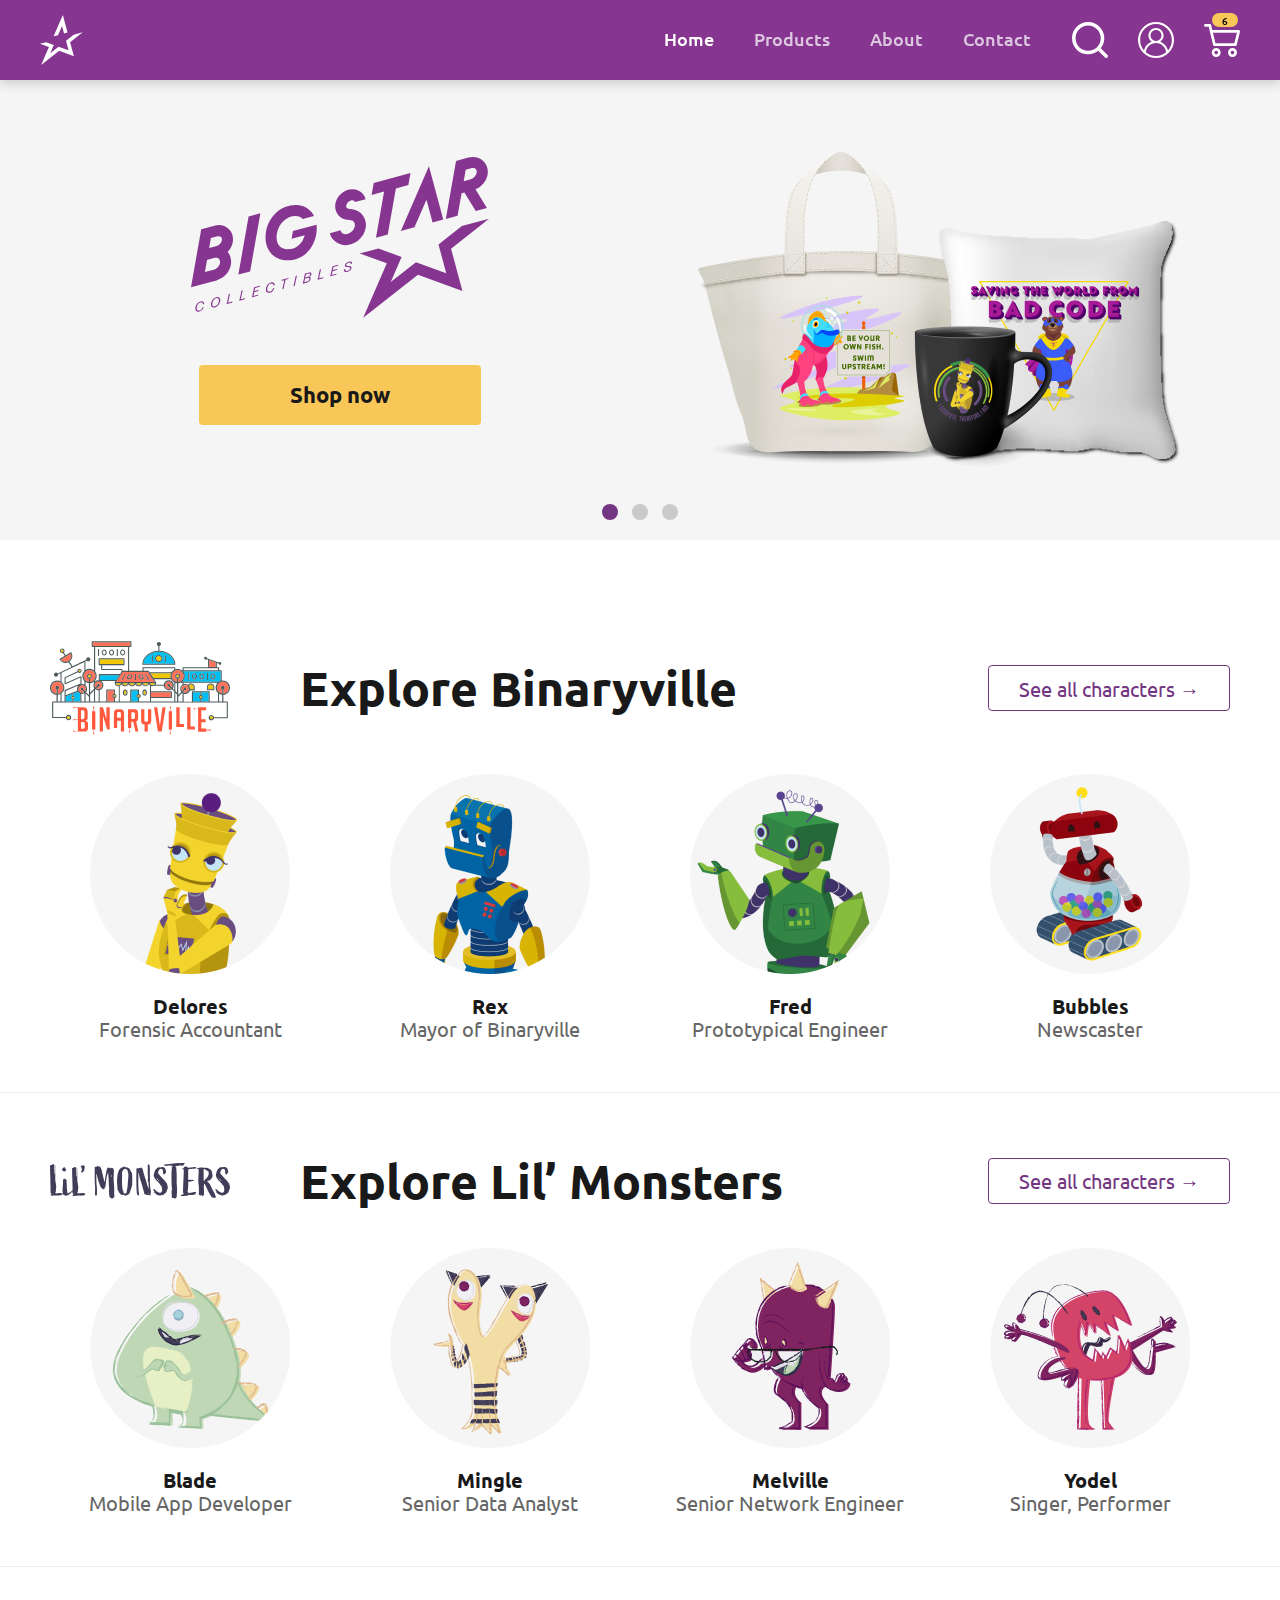
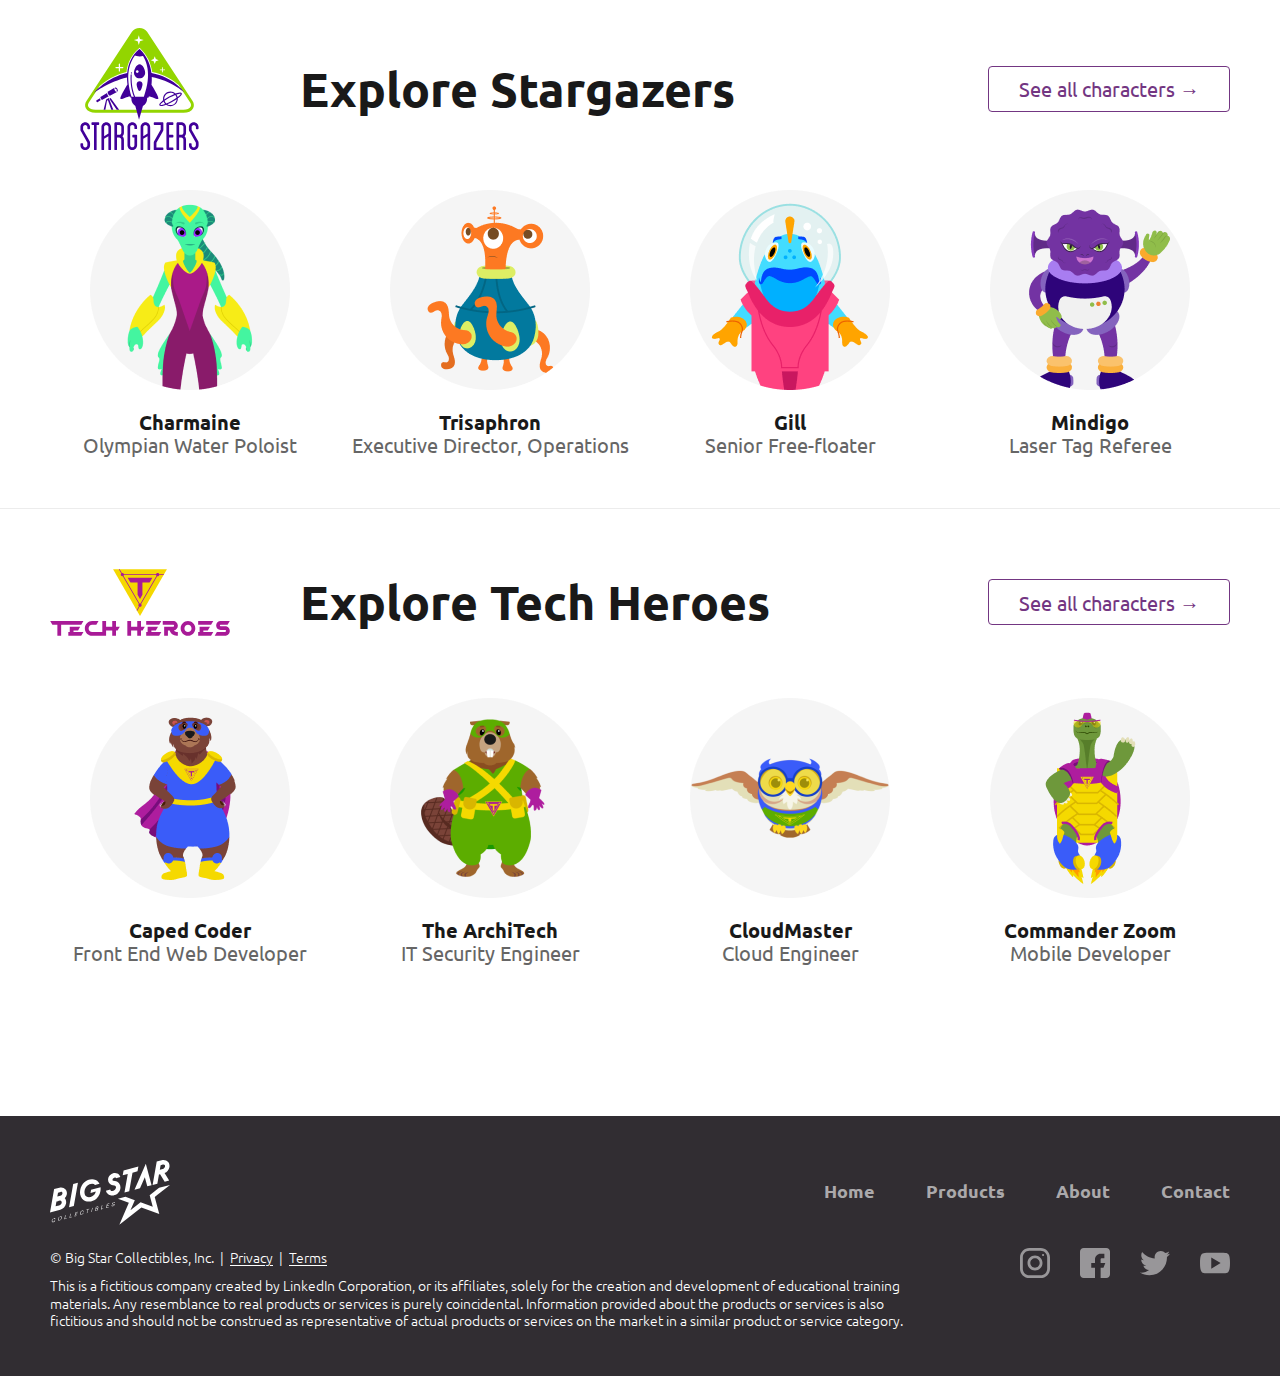
<file: website/index.html>
﻿<!DOCTYPE html>
<html lang="en">
<head>
	<meta charset="utf-8">
	<meta name="viewport" content="width=device-width, initial-scale=1, shrink-to-fit=no">
	<meta name="description" content="">
	<title>Big Star Collectibles</title>

	<!-- favicons -->
	<link rel="apple-touch-icon" sizes="57x57" href="images/favicons/apple-icon-57x57.png">
	<link rel="apple-touch-icon" sizes="60x60" href="images/favicons/apple-icon-60x60.png">
	<link rel="apple-touch-icon" sizes="72x72" href="images/favicons/apple-icon-72x72.png">
	<link rel="apple-touch-icon" sizes="76x76" href="images/favicons/apple-icon-76x76.png">
	<link rel="apple-touch-icon" sizes="114x114" href="images/favicons/apple-icon-114x114.png">
	<link rel="apple-touch-icon" sizes="120x120" href="images/favicons/apple-icon-120x120.png">
	<link rel="apple-touch-icon" sizes="144x144" href="images/favicons/apple-icon-144x144.png">
	<link rel="apple-touch-icon" sizes="152x152" href="images/favicons/apple-icon-152x152.png">
	<link rel="apple-touch-icon" sizes="180x180" href="images/favicons/apple-icon-180x180.png">
	<link rel="icon" type="image/png" sizes="192x192"  href="images/favicons/android-icon-192x192.png">
	<link rel="icon" type="image/png" sizes="32x32" href="images/favicons/favicon-32x32.png">
	<link rel="icon" type="image/png" sizes="96x96" href="images/favicons/favicon-96x96.png">
	<link rel="icon" type="image/png" sizes="16x16" href="images/favicons/favicon-16x16.png">
	<link rel="manifest" href="images/favicons/manifest.json">
	<meta name="msapplication-TileColor" content="#ffffff">
	<meta name="msapplication-TileImage" content="images/favicons/ms-icon-144x144.png">
	<meta name="theme-color" content="#ffffff">

	<!-- stylesheets -->
	<link rel="preconnect" href="https://fonts.googleapis.com">
	<link rel="preconnect" href="https://fonts.gstatic.com" crossorigin>
	<link rel="stylesheet" href="https://fonts.googleapis.com/css2?family=Ubuntu:ital,wght@0,300;0,400;0,500;0,700;1,500;1,700&family=Roboto:wght@700&display=swap">
	<link rel="stylesheet" href="css/plugins.css">
	<link rel="stylesheet" href="css/common.css?ver=2209301853">
	<link rel="stylesheet" href="css/home.css?ver=2209301557">
</head>
<body>

	<div id="skip">
		<a href="#main">Skip to main content</a>
	</div>

	<header id="banner">
		<a href="./"><img src="images/logomark-big-star-white.svg" width="43" height="50" alt="Big Star Collectibles"></a>
		<nav aria-label="Site">
			<ul>
				<li><a href="./" aria-current="page">Home</a></li>
				<li>
					<a href="Product-List.html">Products</a>
					<div class="wrapper">
						<figure>
							<figcaption>Characters</figcaption>
							<ul>
								<li><a href="Characters-by-Collection.html">All characters <span class="arrow" aria-hidden="true">&rarr;</span></a></li>
								<li><a href="Characters-by-Collection.html">Binaryville</a></li>
								<li><a href="Characters-by-Collection.html">Lil’ Monsters</a></li>
								<li><a href="Characters-by-Collection.html">Stargazers</a></li>
								<li><a href="Characters-by-Collection.html">Tech Heroes</a></li>
							</ul>
						</figure>
						<figure>
							<figcaption>Products</figcaption>
							<ul>
								<li><a href="Product-List.html">All products <span class="arrow" aria-hidden="true">&rarr;</span></a></li>
								<li><a href="Product-List.html">Aprons</a></li>
								<li><a href="Product-List.html">Framed Art</a></li>
								<li><a href="Product-List.html">Hats</a></li>
								<li><a href="Product-List.html">Mugs</a></li>
								<li><a href="Product-List.html">Notebooks</a></li>
								<li><a href="Product-List.html">Pillows</a></li>
								<li><a href="Product-List.html">Tote Bags</a></li>
								<li><a href="Product-List.html">Trading Cards</a></li>
								<li><a href="Product-List.html">Tshirts</a></li>
							</ul>
						</figure>
						<figure>
							<figcaption>Gifts by price</figcaption>
							<ul>
								<li><a href="#">Under $20</a></li>
								<li><a href="#">$20 – $30</a></li>
								<li><a href="#">$30 – $40</a></li>
								<li><a href="#">$40 – $50</a></li>
								<li><a href="#">Over $50</a></li>
							</ul>
						</figure>
					</div><!-- / .wrapper -->
				</li>
				<li>
					<a href="Static-About.html">About</a>
					<div class="wrapper">
						<figure>
							<figcaption>About Big Star Collectibles</figcaption>
							<ul>
								<li><a href="Static-About.html">About us</a></li>
								<li><a href="#">Our story</a></li>
								<li><a href="#">Our team</a></li>
								<li><a href="#">FAQ</a></li>
								<li><a href="#">Return policy</a></li>
								<li><a href="#">Press center</a></li>
								<li><a href="#">Privacy policy</a></li>
								<li><a href="#">Blog</a></li>
								<li><a href="Contact-Us.html">Contact us</a></li>
								<li>
									<figure>
										<figcaption>Follow us</figcaption>
										<ul>
											<li>
												<a href="#" target="_blank">
													<svg width="24" height="24" viewBox="0 0 24 24" role="img">
														<title>Instagram</title>
														<path aria-hidden="true" d="M16.5 0H7.5C3.35625 0 0 3.35625 0 7.5V16.5C0 20.6438 3.35625 24 7.5 24H16.5C20.6438 24 24 20.6438 24 16.5V7.5C24 3.35625 20.6438 0 16.5 0ZM21.75 16.5C21.75 19.3875 19.3875 21.75 16.5 21.75H7.5C4.6125 21.75 2.25 19.3875 2.25 16.5V7.5C2.25 4.6125 4.6125 2.25 7.5 2.25H16.5C19.3875 2.25 21.75 4.6125 21.75 7.5V16.5ZM12 6C8.68125 6 6 8.68125 6 12C6 15.3188 8.68125 18 12 18C15.3188 18 18 15.3188 18 12C18 8.68125 15.3188 6 12 6ZM12 15.75C9.9375 15.75 8.25 14.0625 8.25 12C8.25 9.9375 9.9375 8.25 12 8.25C14.0625 8.25 15.75 9.9375 15.75 12C15.75 14.0625 14.0625 15.75 12 15.75ZM19.2562 5.55C19.2562 6 18.9 6.35625 18.45 6.35625C18 6.35625 17.6437 6 17.6437 5.55C17.6437 5.1 18 4.74375 18.45 4.74375C18.9 4.74375 19.2562 5.1 19.2562 5.55Z" stroke-width="0" />
													</svg>
												</a>
											</li>
											<li>
												<a href="#" target="_blank">
													<svg width="24" height="24" viewBox="0 0 24 24" role="img">
														<title>Facebook</title>
														<path aria-hidden="true" d="M21 0H3C1.35 0 0 1.35 0 3V21C0 22.65 1.35 24 3 24H12V15.75H9V12H12V9C12 6.50625 14.0062 4.5 16.5 4.5H19.5V8.25H18C17.175 8.25 16.5 8.175 16.5 9V12H20.25L18.75 15.75H16.5V24H21C22.65 24 24 22.65 24 21V3C24 1.35 22.65 0 21 0Z" stroke-width="0" />
													</svg>
												</a>
											</li>
											<li>
												<a href="#" target="_blank">
													<svg width="24" height="24" viewBox="0 0 24 21" role="img">
														<title>Twitter</title>
														<path aria-hidden="true" d="M24 3.15015C23.1007 3.54359 22.1639 3.80589 21.171 3.9183C22.1827 3.31877 22.9696 2.34453 23.3255 1.20167C22.37 1.76374 21.3208 2.17591 20.2155 2.40074C19.3162 1.44523 18.0234 0.845703 16.6183 0.845703C13.9016 0.845703 11.7096 3.05648 11.7096 5.75437C11.7096 6.14781 11.7471 6.52252 11.822 6.87849C7.7377 6.69114 4.12178 4.72392 1.68618 1.745C1.25527 2.47568 1.01171 3.31877 1.01171 4.21807C1.01171 5.92299 1.89227 7.42181 3.20375 8.30238C2.41686 8.28364 1.62998 8.05882 0.974239 7.70284C0.974239 7.72158 0.974239 7.74032 0.974239 7.75905C0.974239 10.1572 2.67916 12.1244 4.90867 12.5928C4.51522 12.7052 4.06557 12.7614 3.61593 12.7614C3.29742 12.7614 2.97892 12.7427 2.67916 12.6865C3.31616 14.6349 5.11475 16.0588 7.26932 16.115C5.60187 17.4265 3.46604 18.2134 1.18033 18.2134C0.76815 18.2134 0.393443 18.1946 0 18.1384C2.19204 19.5249 4.77752 20.3305 7.56909 20.3305C16.6183 20.3305 21.5644 12.8363 21.5644 6.33516C21.5644 6.11034 21.5644 5.90425 21.5457 5.69816C22.5199 5.00495 23.3255 4.14313 24 3.15015Z" stroke-width="0" />
													</svg>
												</a>
											</li>
											<li>
												<a href="#" target="_blank">
													<svg width="24" height="24" viewBox="0 0 24 18" role="img">
														<title>YouTube</title>
														<path aria-hidden="true" d="M23.0048 2.36448C22.348 1.20111 21.6537 0.9947 20.2089 0.919644C18.7641 0.807059 15.1426 0.769531 12.009 0.769531C8.87541 0.769531 5.25394 0.807059 3.82787 0.90088C2.38304 0.9947 1.67 1.20111 1.01326 2.36448C0.337753 3.50909 0 5.51684 0 9.02573C0 12.5158 0.337753 14.5236 1.01326 15.6682C1.67 16.8316 2.38304 17.038 3.80911 17.1318C5.25394 17.2256 8.87541 17.2819 12.009 17.2819C15.1426 17.2819 18.7641 17.2256 20.1901 17.1506C21.635 17.0568 22.3293 16.8503 22.986 15.687C23.6615 14.5424 23.9993 12.5346 23.9993 9.04449C24.018 5.51684 23.6803 3.50909 23.0048 2.36448ZM9.00676 13.5291V4.52235L16.5124 9.02573L9.00676 13.5291Z" stroke-width="0" />
													</svg>
												</a>
											</li>
										</ul>
									</figure>
								</li>
							</ul>
						</figure>
					</div><!-- / .wrapper -->
				</li>
				<li><a href="Contact-Us.html">Contact</a></li>
			</ul>
			<button type="button"><img src="images/icon-menu.svg" width="30" height="24" alt="Site Navigation Panel"></button>
		</nav>
		<div id="search-widget">
			<button type="button" aria-expanded="false" aria-controls="search-popup"><img src="images/icon-search-white.svg" width="36" height="36" alt="Search Form"></button>
			<div id="search-popup" aria-hidden="true">
				<form method="post" role="search">
					<input type="search" aria-label="Enter product name" placeholder="Search&hellip;" tabindex="-1" required>
					<button type="submit" tabindex="-1">Search</button>
				</form>
				<button type="button" tabindex="-1"><img src="images/icon-xmark.svg" width="26" height="26" alt="Close"></button>
			</div>
		</div><!-- / #search-widget -->
		<a href="#"><img src="images/icon-user-v01-white.svg" width="36" height="36" alt="Account"></a>
		<button type="button">
			<img src="images/icon-shopping-cart-v01-white.svg" width="36" height="33" alt="Cart Panel">
			<span class="visually-hidden">(</span><span class="num">6</span> <span class="visually-hidden">items)</span>
		</button>
	</header>

	<main id="main">

		<section id="hero" class="splide" aria-label="Hero section">
			<div class="splide__arrows">
				<button class="splide__arrow splide__arrow--prev"><img src="images/icon-chevron-left-white.svg" alt="Previous"></button>
				<button class="splide__arrow splide__arrow--next"><img src="images/icon-chevron-left-white.svg" alt="Next"></button>
			</div>
			<div class="splide__track">
				<ul class="splide__list">
					<li class="splide__slide big-star">
						<div class="wrapper">
							<img src="images/logo-big-star-H-purple.svg" width="298" height="161" alt="Logo of Big Star Collectibles">
							<a href="Product-List.html" class="button lg solid gold">Shop now</a>
						</div>
						<img src="images/hero-big-star.jpg" srcset="images/hero-big-star.jpg 1x, images/hero-big-star@2x.jpg 2x, images/hero-big-star@3x.jpg 3x" width="485" height="317" alt="">
					</li>
					<li class="splide__slide sale">
						<div class="wrapper">
							<h2>Seasonal Sale!</h2>
							<p>Enjoy up to 20% off select items.</p>
							<a href="Product-List.html" class="button lg solid white">See items on sale</a>
						</div>
						<img src="images/hero-sale.jpg" srcset="images/hero-sale.jpg 1x, images/hero-sale@2x.jpg 2x, images/hero-sale@3x.jpg 3x" width="502" height="367" alt="">
					</li>
					<li class="splide__slide gifts">
						<div class="wrapper">
							<h2>Gifts for Everyone!</h2>
							<p>Shop our collections<br> to find that perfect collectible.</p>
							<a href="Product-List.html" class="button lg solid gold">Shop now</a>
						</div>
						<img src="images/hero-gifts.jpg" srcset="images/hero-gifts.jpg 1x, images/hero-gifts@2x.jpg 2x, images/hero-gifts@3x.jpg 3x" width="750" height="465" alt="">
					</li>
				</ul>
			</div>
		</section><!-- / #hero -->

		<section class="collection binaryville">
			<header>
				<img src="images/logo-Binaryville.svg" width="180" height="94" alt="Logo of Binaryville">
				<h1>Explore <span id="name-binaryville">Binaryville</span></h1>
				<a href="Characters-by-Collection.html" class="button bordered grape" id="more-binaryville" aria-labelledby="more-binaryville name-binaryville">See all characters <span class="arrow" aria-hidden="true">&rarr;</span></a>
			</header>
			<dl class="char-list">
				<div data-full-img="images/characters/Binaryville-Delores.svg">
					<dt id="name-delores">Delores</dt>
					<dd class="title">Forensic Accountant</dd>
					<dd class="avatar"><img src="images/characters/avatar-Binaryville-Delores.png" srcset="images/characters/avatar-Binaryville-Delores.png 1x, images/characters/avatar-Binaryville-Delores.svg 2x" width="200" height="200" alt="Avatar of Delores"></dd>
					<dd class="desc">Dolores robot is a computational genius who performs calculations for various Binaryville businesses and organizations. In her spare time, Dolores has been noodling on the creation of the perfect web browser that will make all other browsers obsolete. We're rooting for you, Dolores!</dd>
					<dd><a href="Character-Detail-Delores.html" id="more-delores" aria-labelledby="more-delores name-delores">See bio and products</a></dd>
				</div>
				<div data-full-img="images/characters/Binaryville-Rex.svg">
					<dt id="name-rex">Rex</dt>
					<dd class="title">Mayor of Binaryville</dd>
					<dd class="avatar"><img src="images/characters/avatar-Binaryville-Rex.png" srcset="images/characters/avatar-Binaryville-Rex.png 1x, images/characters/avatar-Binaryville-Rex.svg 2x" width="200" height="200" alt="Avatar of Rex"></dd>
					<dd class="desc">Rex is the Mayor of Binaryville and a well-loved personality in town. He rose to robotdom from a microprocessor plant on the south side of town, where many famous and influential robots before him were conceived.</dd>
					<dd><a href="Character-Detail-Delores.html" id="more-rex" aria-labelledby="more-rex name-rex">See bio and products</a></dd>
				</div>
				<div data-full-img="images/characters/Binaryville-Fred.svg">
					<dt id="name-fred">Fred</dt>
					<dd class="title">Prototypical Engineer</dd>
					<dd class="avatar"><img src="images/characters/avatar-Binaryville-Fred.png" srcset="images/characters/avatar-Binaryville-Fred.png 1x, images/characters/avatar-Binaryville-Fred.svg 2x" width="200" height="200" alt="Avatar of Fred"></dd>
					<dd class="desc">Fred is inquisitive and creative, and always conjuring up ways to improve Binaryville and the lives of its inhabitants. He's been at the forefront of many inventions, but has a special affinity for improving the world through alternative energy and green living. Fred's engineering collaborations with the City of Binaryville have helped the city reduce its energy consumption year over year, and he's twice been awarded the highly coveted Binaryville Medallion of Honor.</dd>
					<dd><a href="Character-Detail-Delores.html" id="more-fred" aria-labelledby="more-fred name-fred">See bio and products</a></dd>
				</div>
				<div data-full-img="images/characters/Binaryville-Bubbles.svg">
					<dt id="name-bubbles">Bubbles</dt>
					<dd class="title">Newscaster</dd>
					<dd class="avatar"><img src="images/characters/avatar-Binaryville-Bubbles.png" srcset="images/characters/avatar-Binaryville-Bubbles.png 1x, images/characters/avatar-Binaryville-Bubbles.svg 2x" width="200" height="200" alt="Avatar of Bubbles"></dd>
					<dd class="desc">Bubble Gum robot, or “Bubbles” for short, is from a family of track-footed robots that ­originated from an experiment melding candy vending machines with robotics in the early 1980s. Bubbles is a favorite of Binaryville, not just because she generously dispenses candy, but also because she has one of the more "bubbly" personalities of the villagers.</dd>
					<dd><a href="Character-Detail-Delores.html" id="more-bubbles" aria-labelledby="more-bubbles name-bubbles">See bio and products</a></dd>
				</div>
			</dl>
		</section><!-- / .collection.binaryville -->

		<section class="collection lil-monsters">
			<header>
				<img src="images/logo-Lil-Monsters.svg" width="180" height="36" alt="Logo of Lil’ Monsters">
				<h1>Explore <span id="name-lil-monsters">Lil’ Monsters</span></h1>
				<a href="Characters-by-Collection.html" class="button bordered grape" id="more-lil-monsters" aria-labelledby="more-lil-monsters name-lil-monsters">See all characters <span class="arrow" aria-hidden="true">&rarr;</span></a>
			</header>
			<dl class="char-list">
				<div data-full-img="images/characters/Lil-Monsters-Blade.png">
					<dt id="name-blade">Blade</dt>
					<dd class="title">Mobile App Developer</dd>
					<dd class="avatar"><img src="images/characters/avatar-Lil-Monsters-Blade.png" srcset="images/characters/avatar-Lil-Monsters-Blade.png 1x, images/characters/avatar-Lil-Monsters-Blade@2x.png 2x, images/characters/avatar-Lil-Monsters-Blade@3x.png 3x" width="200" height="200" alt="Avatar of Blade"></dd>
					<dd class="desc">Blade freelances as a mobile app developer and has built some of the most popular Android and iOS apps used in modern monster society, including the award-winning Monster APPetite, which tracks calorie consumption and activity for the health-conscious monster. In his spare time, he competes in national agility contests with his border collie Winston.</dd>
					<dd><a href="Character-Detail-Blade.html" id="more-blade" aria-labelledby="more-blade name-blade">See bio and products</a></dd>
				</div>
				<div data-full-img="images/characters/Lil-Monsters-Mingle.png">
					<dt id="name-mingle">Mingle</dt>
					<dd class="title">Senior Data Analyst</dd>
					<dd class="avatar"><img src="images/characters/avatar-Lil-Monsters-Mingle.png" srcset="images/characters/avatar-Lil-Monsters-Mingle.png 1x, images/characters/avatar-Lil-Monsters-Mingle@2x.png 2x, images/characters/avatar-Lil-Monsters-Mingle@3x.png 3x" width="200" height="200" alt="Avatar of Mingle"></dd>
					<dd class="desc">Mingle excels at doing twice the work in half the time, with pinpoint accuracy.  These skills serve her well in her role as Senior Data Analyst for an international cloud computing company. She's also got a penchant for ballroom dance, line dancing, and pretty much any kind of activity that lets her groove to music.</dd>
					<dd><a href="Character-Detail-Delores.html" id="more-mingle" aria-labelledby="more-mingle name-mingle">See bio and products</a></dd>
				</div>
				<div data-full-img="images/characters/Lil-Monsters-Melville.png">
					<dt id="name-melville">Melville</dt>
					<dd class="title">Senior Network Engineer</dd>
					<dd class="avatar"><img src="images/characters/avatar-Lil-Monsters-Melville.png" srcset="images/characters/avatar-Lil-Monsters-Melville.png 1x, images/characters/avatar-Lil-Monsters-Melville@2x.png 2x, images/characters/avatar-Lil-Monsters-Melville@3x.png 3x" width="200" height="200" alt="Avatar of Melville"></dd>
					<dd class="desc">Setting up computer networks has always come easily to Melville. In his role as Senior Network Engineer for Landon Hotel, Melville builds complex blueprints for communication networks, a task that requires enormous attention to detail and patience. When not at work, Melville chooses less taxing mental activities, like hiking in the hills near his Silicon Valley home.</dd>
					<dd><a href="Character-Detail-Delores.html" id="more-melville" aria-labelledby="more-melville name-melville">See bio and products</a></dd>
				</div>
				<div data-full-img="images/characters/Lil-Monsters-Yodel.png">
					<dt id="name-yodel">Yodel</dt>
					<dd class="title">Singer, Performer</dd>
					<dd class="avatar"><img src="images/characters/avatar-Lil-Monsters-Yodel.png" srcset="images/characters/avatar-Lil-Monsters-Yodel.png 1x, images/characters/avatar-Lil-Monsters-Yodel@2x.png 2x, images/characters/avatar-Lil-Monsters-Yodel@3x.png 3x" width="200" height="200" alt="Avatar of Yodel"></dd>
					<dd class="desc">Yodel grew up in a family of singers and loud talkers and could never get a word in edgewise. Then his vast talent for yodeling emerged. Now he performs to adoring fans throughout the world, and always has the loudest voice at the dinner table. Incidentally, he's also a loud proponent of net neutrality, and spends countless hours moderating an internet forum devoted solely to that subject.</dd>
					<dd><a href="Character-Detail-Delores.html" id="more-yodel" aria-labelledby="more-yodel name-yodel">See bio and products</a></dd>
				</div>
			</dl>
		</section><!-- / .collection.lil-monsters -->

		<section class="collection stargazers">
			<header>
				<img src="images/logo-Stargazers.svg" width="119" height="124" alt="Logo of Stargazers">
				<h1>Explore <span id="name-stargazers">Stargazers</span></h1>
				<a href="Characters-by-Collection.html" class="button bordered grape" id="more-stargazers" aria-labelledby="more-stargazers name-stargazers">See all characters <span class="arrow" aria-hidden="true">&rarr;</span></a>
			</header>
			<dl class="char-list">
				<div data-full-img="images/characters/Stargazers-Charmaine.svg">
					<dt id="name-charmaine">Charmaine</dt>
					<dd class="title">Olympian Water Poloist</dd>
					<dd class="avatar"><img src="images/characters/avatar-Stargazers-Charmaine.png" srcset="images/characters/avatar-Stargazers-Charmaine.png 1x, images/characters/avatar-Stargazers-Charmaine.svg 2x" width="200" height="200" alt="Avatar of Charmaine"></dd>
					<dd class="desc">Charmaine loves fossils from every society and planet, and helping to piece together the stories they tell of an earlier time. Once completing university studies in paleontology with a minor in swimming arts, Charmaine immediately transitioned to working on the now-famous Dig of Pleoria.</dd>
					<dd><a href="Character-Detail-Delores.html" id="more-charmaine" aria-labelledby="more-charmaine name-charmaine">See bio and products</a></dd>
				</div>
				<div data-full-img="images/characters/Stargazers-Trisaphron.svg">
					<dt id="name-trisaphron">Trisaphron</dt>
					<dd class="title">Executive Director, Operations</dd>
					<dd class="avatar"><img src="images/characters/avatar-Stargazers-Trisaphron.png" srcset="images/characters/avatar-Stargazers-Trisaphron.png 1x, images/characters/avatar-Stargazers-Trisaphron.svg 2x" width="200" height="200" alt="Avatar of Trisaphron"></dd>
					<dd class="desc">Trisaphron earned a masters degree in practical operations from Omerania University after completing a bachelors of science in impractical mathematics. With a keen ability to watch and understand the nuances of cooperation among production robots, Trisaphron never hesitates to jump in and lend a hand or two or three to educate and improve procedures.</dd>
					<dd><a href="Character-Detail-Delores.html" id="more-trisaphron" aria-labelledby="more-trisaphron name-trisaphron">See bio and products</a></dd>
				</div>
				<div data-full-img="images/characters/Stargazers-Gill.svg">
					<dt id="name-gill">Gill</dt>
					<dd class="title">Senior Free-floater</dd>
					<dd class="avatar"><img src="images/characters/avatar-Stargazers-Gill.png" srcset="images/characters/avatar-Stargazers-Gill.png 1x, images/characters/avatar-Stargazers-Gill.svg 2x" width="200" height="200" alt="Avatar of Gill"></dd>
					<dd class="desc">Gill carries on generations of tradition in his family as a hydrologist specializing in underground reservoirs of aquatic-based planetoids. Of note is his revolutionary studies in the adaptation and accumulation of life in estuaries and cenotes. He volunteers as an instructor in advanced swimming and walking to young Amphibians.</dd>
					<dd><a href="Character-Detail-Delores.html" id="more-gill" aria-labelledby="more-gill name-gill">See bio and products</a></dd>
				</div>
				<div data-full-img="images/characters/Stargazers-Mindigo.svg">
					<dt id="name-mindigo">Mindigo</dt>
					<dd class="title">Laser Tag Referee</dd>
					<dd class="avatar"><img src="images/characters/avatar-Stargazers-Mindigo.png" srcset="images/characters/avatar-Stargazers-Mindigo.png 1x, images/characters/avatar-Stargazers-Mindigo.svg 2x" width="200" height="200" alt="Avatar of Mindigo"></dd>
					<dd class="desc">Transportation Technologist Mindigo earned the nickname “MindiGoGo” because of her tireless work in advanced travel and commodity conveyance. After earning a degree in transportation from Amethystopia’s premiere technical college, Mindigo quickly rolled up  through company ranks from cargo hauler to conveyance savant. She is recipient of the coveted Presidential Medal of Moving Stuff.</dd>
					<dd><a href="Character-Detail-Delores.html" id="more-mindigo" aria-labelledby="more-mindigo name-mindigo">See bio and products</a></dd>
				</div>
			</dl>
		</section><!-- / .collection.stargazers -->

		<section class="collection tech-heroes">
			<header>
				<img src="images/logo-Tech-Heroes.svg" width="180" height="67" alt="Logo of Tech Heroes">
				<h1>Explore <span id="name-tech-heroes">Tech Heroes</span></h1>
				<a href="Characters-by-Collection.html" class="button bordered grape" id="more-tech-heroes" aria-labelledby="more-tech-heroes name-tech-heroes">See all characters <span class="arrow" aria-hidden="true">&rarr;</span></a>
			</header>
			<dl class="char-list">
				<div data-full-img="images/characters/Tech-Heroes-Caped-Coder.svg">
					<dt id="name-caped-coder">Caped Coder</dt>
					<dd class="title">Front End Web Developer</dd>
					<dd class="avatar"><img src="images/characters/avatar-Tech-Heroes-Caped-Coder.png" srcset="images/characters/avatar-Tech-Heroes-Caped-Coder.png 1x, images/characters/avatar-Tech-Heroes-Caped-Coder.svg 2x" width="200" height="200" alt="Avatar of Caped Coder"></dd>
					<dd class="desc">Hildegard, with her generous heart and sage advice, is the mother bear to all the animals in the forest. When not actively counselling her community of wild misfits, she masquerades as the Caped Coder, saving the world from bad code.</dd>
					<dd><a href="Character-Detail-Delores.html" id="more-caped-coder" aria-labelledby="more-caped-coder name-caped-coder">See bio and products</a></dd>
				</div>
				<div data-full-img="images/characters/Tech-Heroes-The-ArchiTech.svg">
					<dt id="name-the-architech">The ArchiTech</dt>
					<dd class="title">IT Security Engineer</dd>
					<dd class="avatar"><img src="images/characters/avatar-Tech-Heroes-The-ArchiTech.png" srcset="images/characters/avatar-Tech-Heroes-The-ArchiTech.png 1x, images/characters/avatar-Tech-Heroes-The-ArchiTech.svg 2x" width="200" height="200" alt="Avatar of The ArchiTech"></dd>
					<dd class="desc">Computer security gnawing at you? Sounds like a job for the ArchiTech! This clever beaver will build a fortress of security around your computer system as meticulously as he builds dams.</dd>
					<dd><a href="Character-Detail-Delores.html" id="more-the-architech" aria-labelledby="more-the-architech name-the-architech">See bio and products</a></dd>
				</div>
				<div data-full-img="images/characters/Tech-Heroes-CloudMaster.svg">
					<dt id="name-cloudmaster">CloudMaster</dt>
					<dd class="title">Cloud Engineer</dd>
					<dd class="avatar"><img src="images/characters/avatar-Tech-Heroes-CloudMaster.png" srcset="images/characters/avatar-Tech-Heroes-CloudMaster.png 1x, images/characters/avatar-Tech-Heroes-CloudMaster.svg 2x" width="200" height="200" alt="Avatar of CloudMaster"></dd>
					<dd class="desc">Owen, AKA the "CloudMaster," soars above the technological skies offering cloud infrastructure support wherever it's needed. Owen also excels at standup comedy and is considered by many to be a real hoot.</dd>
					<dd><a href="Character-Detail-Delores.html" id="more-cloudmaster" aria-labelledby="more-cloudmaster name-cloudmaster">See bio and products</a></dd>
				</div>
				<div data-full-img="images/characters/Tech-Heroes-Commander-Zoom.svg">
					<dt id="name-commander-zoom">Commander Zoom</dt>
					<dd class="title">Mobile Developer</dd>
					<dd class="avatar"><img src="images/characters/avatar-Tech-Heroes-Commander-Zoom.png" srcset="images/characters/avatar-Tech-Heroes-Commander-Zoom.png 1x, images/characters/avatar-Tech-Heroes-Commander-Zoom.svg 2x" width="200" height="200" alt="Avatar of Commander Zoom"></dd>
					<dd class="desc">Zoom is the Technivores' foremost expert on mobile development and advocates for mobile-optimization and responsive design at every opportunity. Zoom is known for doing flybys and air stunts just for fun.</dd>
					<dd><a href="Character-Detail-Delores.html" id="more-commander-zoom" aria-labelledby="more-commander-zoom name-commander-zoom">See bio and products</a></dd>
				</div>
			</dl>
		</section><!-- / .collection.tech-heroes -->

	</main>

	<footer id="continfo">
		<nav aria-label="Supplementary">
			<ul>
				<li><a href="./">Home</a></li>
				<li><a href="Product-List.html">Products</a></li>
				<li><a href="Static-About.html">About</a></li>
				<li><a href="Contact-Us.html">Contact</a></li>
			</ul>
		</nav>
		<figure>
			<figcaption>Follow us</figcaption>
			<ul>
				<li><a href="#" target="_blank"><img src="images/icon-instagram-white.svg" width="30" height="30" alt="Instagram"></a></li>
				<li><a href="#" target="_blank"><img src="images/icon-facebook-white.svg" width="30" height="30" alt="Facebook"></a></li>
				<li><a href="#" target="_blank"><img src="images/icon-twitter-white.svg" width="30" height="30" alt="Twitter"></a></li>
				<li><a href="#" target="_blank"><img src="images/icon-youtube-white.svg" width="30" height="30" alt="YouTube"></a></li>
			</ul>
		</figure>
		<img src="images/logo-big-star-H.svg" width="120" height="65" alt="Logo of Big Star Collectibles">
		<p><small>&copy; Big Star Collectibles, Inc. &nbsp;|&nbsp; <a href="#">Privacy</a> &nbsp;|&nbsp; <a href="#">Terms</a></small></p>
		<p><small>This is a fictitious company created by LinkedIn Corporation, or its affiliates, solely for the creation and development of educational training materials. Any resemblance to real products or services is purely coincidental. Information provided about the products or services is also fictitious and should not be construed as representative of actual products or services on the market in a similar product or service category.</small></p>
	</footer>

	<div id="nav-panel" role="dialog" aria-modal="true" aria-label="Site Navigation Panel">
		<button type="button"><img src="images/icon-xmark.svg" width="26" height="26" alt="Close"></button>
		<div id="search-widget-mobile">
			<button type="button" aria-expanded="false" aria-controls="search-popup-mobile" aria-label="Search Form">
				<img src="images/icon-search-dark.svg" width="22" height="22" alt="">
				Search
			</button>
			<div id="search-popup-mobile" aria-hidden="true">
				<form method="post" role="search">
					<input type="search" aria-label="Enter product name" placeholder="Search&hellip;" tabindex="-1" required>
					<button type="submit" tabindex="-1"><img src="images/icon-arrow-right-grape.svg" width="17" height="14" alt="Search"></button>
				</form>
			</div>
		</div><!-- / #search-widget-mobile -->
		<a href="#">
			<img src="images/icon-user-v01-dark.svg" width="22" height="22" alt="">
			Account
		</a>
		<a href="Cart.html">
			<img src="images/icon-shopping-cart-v01-dark.svg" width="22" height="21" alt="">
			Cart <small>(6 items)</small>
		</a>
	</div><!-- / #nav-panel -->

	<div id="cart-panel" role="dialog" aria-modal="true" aria-labelledby="label-cart-panel">
		<button type="button"><img src="images/icon-xmark.svg" width="16" height="16" alt="Close"></button>
		<h1 id="label-cart-panel">My Shopping Cart <small>(6 items)</small></h1>
		<table>
			<thead>
				<tr>
					<th>Image</th>
					<th>Name</th>
					<th>Details</th>
					<th>Quantity</th>
					<th>Unit Price</th>
					<th>Total</th>
					<th>Action</th>
				</tr>
			</thead>
			<tbody>
				<tr>
					<td class="image"><a href="Product-Detail.html" role="presentation" tabindex="-1"><img src="images/products/binaryville-mug-dolores-white.svg" alt="A white Delores mug" style="padding: 0 10%;"></a></td>
					<td class="name"><a href="Product-Detail.html">Delores Mug</a></td>
					<td class="dets">Color: White</td>
					<td class="qty">4</td>
					<td class="unit">$16.00</td>
					<td class="total">$64.00</td>
					<td class="action"><button type="button"><img src="images/icon-xmark.svg" width="12" height="12" alt="Remove"></button></td>
				</tr>
				<tr>
					<td class="image"><a href="Product-Detail.html" role="presentation" tabindex="-1"><img src="images/products/binaryville-hat-dolores-black.svg" alt="A black Delores hat" style="padding: 0 7.5%;"></a></td>
					<td class="name"><a href="Product-Detail.html">Delores Hat</a></td>
					<td class="dets">Color: Black</td>
					<td class="qty">1</td>
					<td class="unit">$30.00</td>
					<td class="total">$30.00</td>
					<td class="action"><button type="button"><img src="images/icon-xmark.svg" width="12" height="12" alt="Remove"></button></td>
				</tr>
				<tr>
					<td class="image"><a href="Product-Detail.html" role="presentation" tabindex="-1"><img src="images/products/stargazers-tote-charmaine.svg" alt="A white Charmaine tote bag" style="padding: 0 8.75%;"></a></td>
					<td class="name"><a href="Product-Detail.html">Charmaine Tote Bag</a></td>
					<td class="dets"></td>
					<td class="qty">1</td>
					<td class="unit">$18.50</td>
					<td class="total">$18.50</td>
					<td class="action"><button type="button"><img src="images/icon-xmark.svg" width="12" height="12" alt="Remove"></button></td>
				</tr>
			</tbody>
			<tfoot>
				<tr>
					<td colspan="7">Subtotal $112.50</td>
				</tr>
			</tfoot>
		</table>
		<footer>
			<a href="Cart.html" class="button lg bordered violet">See cart</a>
			<a href="#" class="button lg solid gold">Checkout now</a>
			<p>or <a role="button" tabindex="0">continue shopping</a></p>
		</footer>
	</div><!-- / #cart-panel -->

	<div id="quick-view" role="dialog" aria-modal="true" aria-labelledby="label-quick-view" aria-describedby="desc-quick-view">
		<button type="button"><img src="images/icon-xmark.svg" width="24" height="24" alt="Close"></button>
		<div class="wrapper">
			<header>
				<h1 id="label-quick-view">null</h1>
				<p id="desc-quick-view"></p>
			</header>
			<p></p>
			<a href="" class="button lg solid gold" id="more-quick-view" aria-labelledby="more-quick-view label-quick-view">See bio and products</a>
		</div>
		<div class="wrapper">
			<img src="images/logomark-big-star-white.svg" alt="">
		</div>
	</div><!-- / #quick-view -->

	<script src="js/plugins.js?ver=2209212222"></script>
	<script src="js/main.js?ver=2209301853"></script>

</body>
</html>
</file>
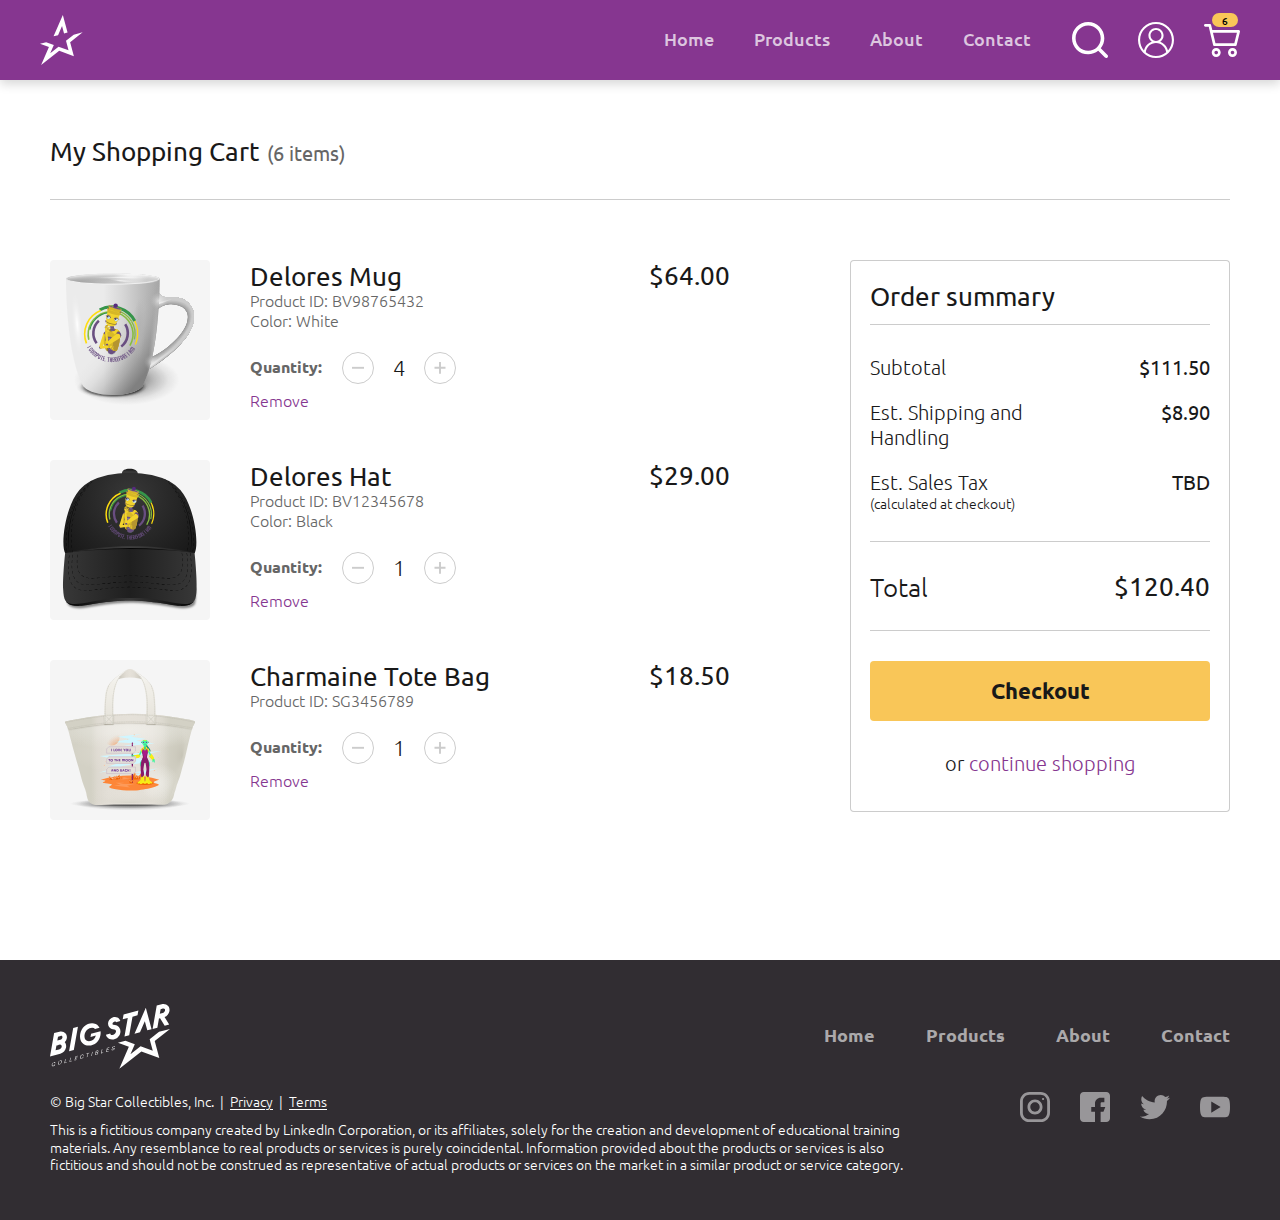
<file: website/Cart.html>
﻿<!DOCTYPE html>
<html lang="en">
<head>
	<meta charset="utf-8">
	<meta name="viewport" content="width=device-width, initial-scale=1, shrink-to-fit=no">
	<meta name="description" content="">
	<title>My Shopping Cart | Big Star Collectibles</title>

	<!-- favicons -->
	<link rel="apple-touch-icon" sizes="57x57" href="images/favicons/apple-icon-57x57.png">
	<link rel="apple-touch-icon" sizes="60x60" href="images/favicons/apple-icon-60x60.png">
	<link rel="apple-touch-icon" sizes="72x72" href="images/favicons/apple-icon-72x72.png">
	<link rel="apple-touch-icon" sizes="76x76" href="images/favicons/apple-icon-76x76.png">
	<link rel="apple-touch-icon" sizes="114x114" href="images/favicons/apple-icon-114x114.png">
	<link rel="apple-touch-icon" sizes="120x120" href="images/favicons/apple-icon-120x120.png">
	<link rel="apple-touch-icon" sizes="144x144" href="images/favicons/apple-icon-144x144.png">
	<link rel="apple-touch-icon" sizes="152x152" href="images/favicons/apple-icon-152x152.png">
	<link rel="apple-touch-icon" sizes="180x180" href="images/favicons/apple-icon-180x180.png">
	<link rel="icon" type="image/png" sizes="192x192"  href="images/favicons/android-icon-192x192.png">
	<link rel="icon" type="image/png" sizes="32x32" href="images/favicons/favicon-32x32.png">
	<link rel="icon" type="image/png" sizes="96x96" href="images/favicons/favicon-96x96.png">
	<link rel="icon" type="image/png" sizes="16x16" href="images/favicons/favicon-16x16.png">
	<link rel="manifest" href="images/favicons/manifest.json">
	<meta name="msapplication-TileColor" content="#ffffff">
	<meta name="msapplication-TileImage" content="images/favicons/ms-icon-144x144.png">
	<meta name="theme-color" content="#ffffff">

	<!-- stylesheets -->
	<link rel="preconnect" href="https://fonts.googleapis.com">
	<link rel="preconnect" href="https://fonts.gstatic.com" crossorigin>
	<link rel="stylesheet" href="https://fonts.googleapis.com/css2?family=Ubuntu:ital,wght@0,300;0,400;0,500;0,700;1,500;1,700&family=Roboto:wght@700&display=swap">
	<link rel="stylesheet" href="css/plugins.css">
	<link rel="stylesheet" href="css/common.css?ver=2209301853">
	<link rel="stylesheet" href="css/cart.css?ver=2209101904">
</head>
<body>

	<div id="skip">
		<a href="#main">Skip to main content</a>
	</div>

	<header id="banner">
		<a href="./"><img src="images/logomark-big-star-white.svg" width="43" height="50" alt="Big Star Collectibles"></a>
		<nav aria-label="Site">
			<ul>
				<li><a href="./">Home</a></li>
				<li>
					<a href="Product-List.html">Products</a>
					<div class="wrapper">
						<figure>
							<figcaption>Characters</figcaption>
							<ul>
								<li><a href="Characters-by-Collection.html">All characters <span class="arrow" aria-hidden="true">&rarr;</span></a></li>
								<li><a href="Characters-by-Collection.html">Binaryville</a></li>
								<li><a href="Characters-by-Collection.html">Lil’ Monsters</a></li>
								<li><a href="Characters-by-Collection.html">Stargazers</a></li>
								<li><a href="Characters-by-Collection.html">Tech Heroes</a></li>
							</ul>
						</figure>
						<figure>
							<figcaption>Products</figcaption>
							<ul>
								<li><a href="Product-List.html">All products <span class="arrow" aria-hidden="true">&rarr;</span></a></li>
								<li><a href="Product-List.html">Aprons</a></li>
								<li><a href="Product-List.html">Framed Art</a></li>
								<li><a href="Product-List.html">Hats</a></li>
								<li><a href="Product-List.html">Mugs</a></li>
								<li><a href="Product-List.html">Notebooks</a></li>
								<li><a href="Product-List.html">Pillows</a></li>
								<li><a href="Product-List.html">Tote Bags</a></li>
								<li><a href="Product-List.html">Trading Cards</a></li>
								<li><a href="Product-List.html">Tshirts</a></li>
							</ul>
						</figure>
						<figure>
							<figcaption>Gifts by price</figcaption>
							<ul>
								<li><a href="#">Under $20</a></li>
								<li><a href="#">$20 – $30</a></li>
								<li><a href="#">$30 – $40</a></li>
								<li><a href="#">$40 – $50</a></li>
								<li><a href="#">Over $50</a></li>
							</ul>
						</figure>
					</div><!-- / .wrapper -->
				</li>
				<li>
					<a href="Static-About.html">About</a>
					<div class="wrapper">
						<figure>
							<figcaption>About Big Star Collectibles</figcaption>
							<ul>
								<li><a href="Static-About.html">About us</a></li>
								<li><a href="#">Our story</a></li>
								<li><a href="#">Our team</a></li>
								<li><a href="#">FAQ</a></li>
								<li><a href="#">Return policy</a></li>
								<li><a href="#">Press center</a></li>
								<li><a href="#">Privacy policy</a></li>
								<li><a href="#">Blog</a></li>
								<li><a href="Contact-Us.html">Contact us</a></li>
								<li>
									<figure>
										<figcaption>Follow us</figcaption>
										<ul>
											<li>
												<a href="#" target="_blank">
													<svg width="24" height="24" viewBox="0 0 24 24" role="img">
														<title>Instagram</title>
														<path aria-hidden="true" d="M16.5 0H7.5C3.35625 0 0 3.35625 0 7.5V16.5C0 20.6438 3.35625 24 7.5 24H16.5C20.6438 24 24 20.6438 24 16.5V7.5C24 3.35625 20.6438 0 16.5 0ZM21.75 16.5C21.75 19.3875 19.3875 21.75 16.5 21.75H7.5C4.6125 21.75 2.25 19.3875 2.25 16.5V7.5C2.25 4.6125 4.6125 2.25 7.5 2.25H16.5C19.3875 2.25 21.75 4.6125 21.75 7.5V16.5ZM12 6C8.68125 6 6 8.68125 6 12C6 15.3188 8.68125 18 12 18C15.3188 18 18 15.3188 18 12C18 8.68125 15.3188 6 12 6ZM12 15.75C9.9375 15.75 8.25 14.0625 8.25 12C8.25 9.9375 9.9375 8.25 12 8.25C14.0625 8.25 15.75 9.9375 15.75 12C15.75 14.0625 14.0625 15.75 12 15.75ZM19.2562 5.55C19.2562 6 18.9 6.35625 18.45 6.35625C18 6.35625 17.6437 6 17.6437 5.55C17.6437 5.1 18 4.74375 18.45 4.74375C18.9 4.74375 19.2562 5.1 19.2562 5.55Z" stroke-width="0" />
													</svg>
												</a>
											</li>
											<li>
												<a href="#" target="_blank">
													<svg width="24" height="24" viewBox="0 0 24 24" role="img">
														<title>Facebook</title>
														<path aria-hidden="true" d="M21 0H3C1.35 0 0 1.35 0 3V21C0 22.65 1.35 24 3 24H12V15.75H9V12H12V9C12 6.50625 14.0062 4.5 16.5 4.5H19.5V8.25H18C17.175 8.25 16.5 8.175 16.5 9V12H20.25L18.75 15.75H16.5V24H21C22.65 24 24 22.65 24 21V3C24 1.35 22.65 0 21 0Z" stroke-width="0" />
													</svg>
												</a>
											</li>
											<li>
												<a href="#" target="_blank">
													<svg width="24" height="24" viewBox="0 0 24 21" role="img">
														<title>Twitter</title>
														<path aria-hidden="true" d="M24 3.15015C23.1007 3.54359 22.1639 3.80589 21.171 3.9183C22.1827 3.31877 22.9696 2.34453 23.3255 1.20167C22.37 1.76374 21.3208 2.17591 20.2155 2.40074C19.3162 1.44523 18.0234 0.845703 16.6183 0.845703C13.9016 0.845703 11.7096 3.05648 11.7096 5.75437C11.7096 6.14781 11.7471 6.52252 11.822 6.87849C7.7377 6.69114 4.12178 4.72392 1.68618 1.745C1.25527 2.47568 1.01171 3.31877 1.01171 4.21807C1.01171 5.92299 1.89227 7.42181 3.20375 8.30238C2.41686 8.28364 1.62998 8.05882 0.974239 7.70284C0.974239 7.72158 0.974239 7.74032 0.974239 7.75905C0.974239 10.1572 2.67916 12.1244 4.90867 12.5928C4.51522 12.7052 4.06557 12.7614 3.61593 12.7614C3.29742 12.7614 2.97892 12.7427 2.67916 12.6865C3.31616 14.6349 5.11475 16.0588 7.26932 16.115C5.60187 17.4265 3.46604 18.2134 1.18033 18.2134C0.76815 18.2134 0.393443 18.1946 0 18.1384C2.19204 19.5249 4.77752 20.3305 7.56909 20.3305C16.6183 20.3305 21.5644 12.8363 21.5644 6.33516C21.5644 6.11034 21.5644 5.90425 21.5457 5.69816C22.5199 5.00495 23.3255 4.14313 24 3.15015Z" stroke-width="0" />
													</svg>
												</a>
											</li>
											<li>
												<a href="#" target="_blank">
													<svg width="24" height="24" viewBox="0 0 24 18" role="img">
														<title>YouTube</title>
														<path aria-hidden="true" d="M23.0048 2.36448C22.348 1.20111 21.6537 0.9947 20.2089 0.919644C18.7641 0.807059 15.1426 0.769531 12.009 0.769531C8.87541 0.769531 5.25394 0.807059 3.82787 0.90088C2.38304 0.9947 1.67 1.20111 1.01326 2.36448C0.337753 3.50909 0 5.51684 0 9.02573C0 12.5158 0.337753 14.5236 1.01326 15.6682C1.67 16.8316 2.38304 17.038 3.80911 17.1318C5.25394 17.2256 8.87541 17.2819 12.009 17.2819C15.1426 17.2819 18.7641 17.2256 20.1901 17.1506C21.635 17.0568 22.3293 16.8503 22.986 15.687C23.6615 14.5424 23.9993 12.5346 23.9993 9.04449C24.018 5.51684 23.6803 3.50909 23.0048 2.36448ZM9.00676 13.5291V4.52235L16.5124 9.02573L9.00676 13.5291Z" stroke-width="0" />
													</svg>
												</a>
											</li>
										</ul>
									</figure>
								</li>
							</ul>
						</figure>
					</div><!-- / .wrapper -->
				</li>
				<li><a href="Contact-Us.html">Contact</a></li>
			</ul>
			<button type="button"><img src="images/icon-menu.svg" width="30" height="24" alt="Site Navigation Panel"></button>
		</nav>
		<div id="search-widget">
			<button type="button" aria-expanded="false" aria-controls="search-popup"><img src="images/icon-search-white.svg" width="36" height="36" alt="Search Form"></button>
			<div id="search-popup" aria-hidden="true">
				<form method="post" role="search">
					<input type="search" aria-label="Enter product name" placeholder="Search&hellip;" tabindex="-1" required>
					<button type="submit" tabindex="-1">Search</button>
				</form>
				<button type="button" tabindex="-1"><img src="images/icon-xmark.svg" width="26" height="26" alt="Close"></button>
			</div>
		</div><!-- / #search-widget -->
		<a href="#"><img src="images/icon-user-v01-white.svg" width="36" height="36" alt="Account"></a>
		<button type="button">
			<img src="images/icon-shopping-cart-v01-white.svg" width="36" height="33" alt="Cart Panel">
			<span class="visually-hidden">(</span><span class="num">6</span> <span class="visually-hidden">items)</span>
		</button>
	</header>

	<main id="main">

		<section id="cart">
			<h1>My Shopping Cart <small>(6 items)</small></h1>
			<form method="post">
				<table>
					<caption>Items in cart</caption>
					<thead>
						<tr>
							<th>Image</th>
							<th>Name</th>
							<th>Details</th>
							<th>Quantity</th>
							<th>Total</th>
							<th>Action</th>
						</tr>
					</thead>
					<tbody>
						<tr>
							<td class="image"><a href="Product-Detail.html" role="presentation" tabindex="-1"><img src="images/products/binaryville-mug-dolores-white.svg" alt="A white Delores mug" style="padding: 0 10%;"></a></td>
							<td class="name"><a href="Product-Detail.html">Delores Mug</a></td>
							<td class="dets">
								<p>Product ID: BV98765432</p>
								<p>Color: White</p>
							</td>
							<td class="qty">
								<div class="qty-widget">
									<svg width="32" height="32" viewBox="0 0 32 32" aria-hidden="true">
										<circle cx="16" cy="16" r="15.5" fill-opacity="0" />
										<path d="M9.99887 14.864H21.9989V16.76H9.99887V14.864Z" stroke-width="0" />
									</svg>
									<input type="number" min="1" value="4" aria-label="Quantity" required>
									<svg width="32" height="32" viewBox="0 0 32 32" aria-hidden="true">
										<circle cx="16" cy="16" r="15.5" fill-opacity="0" />
										<path d="M10.4986 14.864H15.0346V9.92H16.9546V14.864H21.4906V16.76H16.9546V21.728H15.0346V16.76H10.4986V14.864Z" stroke-width="0" />
									</svg>
								</div>
							</td>
							<td class="total">$64.00</td>
							<td class="action"><a role="button" tabindex="0">Remove</a></td>
						</tr>
						<tr>
							<td class="image"><a href="Product-Detail.html" role="presentation" tabindex="-1"><img src="images/products/binaryville-hat-dolores-black.svg" alt="A black Delores hat" style="padding: 0 7.5%;"></a></td>
							<td class="name"><a href="Product-Detail.html">Delores Hat</a></td>
							<td class="dets">
								<p>Product ID: BV12345678</p>
								<p>Color: Black</p>
							</td>
							<td class="qty">
								<div class="qty-widget">
									<svg width="32" height="32" viewBox="0 0 32 32" aria-hidden="true">
										<circle cx="16" cy="16" r="15.5" fill-opacity="0" />
										<path d="M9.99887 14.864H21.9989V16.76H9.99887V14.864Z" stroke-width="0" />
									</svg>
									<input type="number" min="1" value="1" aria-label="Quantity" required>
									<svg width="32" height="32" viewBox="0 0 32 32" aria-hidden="true">
										<circle cx="16" cy="16" r="15.5" fill-opacity="0" />
										<path d="M10.4986 14.864H15.0346V9.92H16.9546V14.864H21.4906V16.76H16.9546V21.728H15.0346V16.76H10.4986V14.864Z" stroke-width="0" />
									</svg>
								</div>
							</td>
							<td class="total">$29.00</td>
							<td class="action"><a role="button" tabindex="0">Remove</a></td>
						</tr>
						<tr>
							<td class="image"><a href="Product-Detail.html" role="presentation" tabindex="-1"><img src="images/products/stargazers-tote-charmaine.svg" alt="A white Charmaine tote bag" style="padding: 0 9.5%;"></a></td>
							<td class="name"><a href="Product-Detail.html">Charmaine Tote Bag</a></td>
							<td class="dets">
								<p>Product ID: SG3456789</p>
							</td>
							<td class="qty">
								<div class="qty-widget">
									<svg width="32" height="32" viewBox="0 0 32 32" aria-hidden="true">
										<circle cx="16" cy="16" r="15.5" fill-opacity="0" />
										<path d="M9.99887 14.864H21.9989V16.76H9.99887V14.864Z" stroke-width="0" />
									</svg>
									<input type="number" min="1" value="1" aria-label="Quantity" required>
									<svg width="32" height="32" viewBox="0 0 32 32" aria-hidden="true">
										<circle cx="16" cy="16" r="15.5" fill-opacity="0" />
										<path d="M10.4986 14.864H15.0346V9.92H16.9546V14.864H21.4906V16.76H16.9546V21.728H15.0346V16.76H10.4986V14.864Z" stroke-width="0" />
									</svg>
								</div>
							</td>
							<td class="total">$18.50</td>
							<td class="action"><a role="button" tabindex="0">Remove</a></td>
						</tr>
					</tbody>
				</table>
				<table>
					<caption>Order summary</caption>
					<tbody>
						<tr>
							<th scope="row">Subtotal</th>
							<td>$111.50</td>
						</tr>
						<tr>
							<th scope="row">Est. Shipping and Handling</th>
							<td>$8.90</td>
						</tr>
						<tr>
							<th scope="row">Est. Sales Tax <small>(calculated at checkout)</small></th>
							<td>TBD</td>
						</tr>
					</tbody>
					<tfoot>
						<tr>
							<th scope="row">Total</th>
							<td>$120.40</td>
						</tr>
						<tr>
							<td colspan="2">
								<button type="submit" class="button lg solid gold">Checkout</button>
								<p>or <a href="Product-List.html">continue shopping</a></p>
							</td>
						</tr>
					</tfoot>
				</table>
			</form>
		</section><!-- / #cart -->

	</main>

	<footer id="continfo">
		<nav aria-label="Supplementary">
			<ul>
				<li><a href="./">Home</a></li>
				<li><a href="Product-List.html">Products</a></li>
				<li><a href="Static-About.html">About</a></li>
				<li><a href="Contact-Us.html">Contact</a></li>
			</ul>
		</nav>
		<figure>
			<figcaption>Follow us</figcaption>
			<ul>
				<li><a href="#" target="_blank"><img src="images/icon-instagram-white.svg" width="30" height="30" alt="Instagram"></a></li>
				<li><a href="#" target="_blank"><img src="images/icon-facebook-white.svg" width="30" height="30" alt="Facebook"></a></li>
				<li><a href="#" target="_blank"><img src="images/icon-twitter-white.svg" width="30" height="30" alt="Twitter"></a></li>
				<li><a href="#" target="_blank"><img src="images/icon-youtube-white.svg" width="30" height="30" alt="YouTube"></a></li>
			</ul>
		</figure>
		<img src="images/logo-big-star-H.svg" width="120" height="65" alt="Logo of Big Star Collectibles">
		<p><small>&copy; Big Star Collectibles, Inc. &nbsp;|&nbsp; <a href="#">Privacy</a> &nbsp;|&nbsp; <a href="#">Terms</a></small></p>
		<p><small>This is a fictitious company created by LinkedIn Corporation, or its affiliates, solely for the creation and development of educational training materials. Any resemblance to real products or services is purely coincidental. Information provided about the products or services is also fictitious and should not be construed as representative of actual products or services on the market in a similar product or service category.</small></p>
	</footer>

	<div id="nav-panel" role="dialog" aria-modal="true" aria-label="Site Navigation Panel">
		<button type="button"><img src="images/icon-xmark.svg" width="26" height="26" alt="Close"></button>
		<div id="search-widget-mobile">
			<button type="button" aria-expanded="false" aria-controls="search-popup-mobile" aria-label="Search Form">
				<img src="images/icon-search-dark.svg" width="22" height="22" alt="">
				Search
			</button>
			<div id="search-popup-mobile" aria-hidden="true">
				<form method="post" role="search">
					<input type="search" aria-label="Enter product name" placeholder="Search&hellip;" tabindex="-1" required>
					<button type="submit" tabindex="-1"><img src="images/icon-arrow-right-grape.svg" width="17" height="14" alt="Search"></button>
				</form>
			</div>
		</div><!-- / #search-widget-mobile -->
		<a href="#">
			<img src="images/icon-user-v01-dark.svg" width="22" height="22" alt="">
			Account
		</a>
		<a href="Cart.html">
			<img src="images/icon-shopping-cart-v01-dark.svg" width="22" height="21" alt="">
			Cart <small>(6 items)</small>
		</a>
	</div><!-- / #nav-panel -->

	<div id="cart-panel" role="dialog" aria-modal="true" aria-labelledby="label-cart-panel">
		<button type="button"><img src="images/icon-xmark.svg" width="16" height="16" alt="Close"></button>
		<h1 id="label-cart-panel">My Shopping Cart <small>(6 items)</small></h1>
		<table>
			<thead>
				<tr>
					<th>Image</th>
					<th>Name</th>
					<th>Details</th>
					<th>Quantity</th>
					<th>Unit Price</th>
					<th>Total</th>
					<th>Action</th>
				</tr>
			</thead>
			<tbody>
				<tr>
					<td class="image"><a href="Product-Detail.html" role="presentation" tabindex="-1"><img src="images/products/binaryville-mug-dolores-white.svg" alt="A white Delores mug" style="padding: 0 10%;"></a></td>
					<td class="name"><a href="Product-Detail.html">Delores Mug</a></td>
					<td class="dets">Color: White</td>
					<td class="qty">4</td>
					<td class="unit">$16.00</td>
					<td class="total">$64.00</td>
					<td class="action"><button type="button"><img src="images/icon-xmark.svg" width="12" height="12" alt="Remove"></button></td>
				</tr>
				<tr>
					<td class="image"><a href="Product-Detail.html" role="presentation" tabindex="-1"><img src="images/products/binaryville-hat-dolores-black.svg" alt="A black Delores hat" style="padding: 0 7.5%;"></a></td>
					<td class="name"><a href="Product-Detail.html">Delores Hat</a></td>
					<td class="dets">Color: Black</td>
					<td class="qty">1</td>
					<td class="unit">$30.00</td>
					<td class="total">$30.00</td>
					<td class="action"><button type="button"><img src="images/icon-xmark.svg" width="12" height="12" alt="Remove"></button></td>
				</tr>
				<tr>
					<td class="image"><a href="Product-Detail.html" role="presentation" tabindex="-1"><img src="images/products/stargazers-tote-charmaine.svg" alt="A white Charmaine tote bag" style="padding: 0 8.75%;"></a></td>
					<td class="name"><a href="Product-Detail.html">Charmaine Tote Bag</a></td>
					<td class="dets"></td>
					<td class="qty">1</td>
					<td class="unit">$18.50</td>
					<td class="total">$18.50</td>
					<td class="action"><button type="button"><img src="images/icon-xmark.svg" width="12" height="12" alt="Remove"></button></td>
				</tr>
			</tbody>
			<tfoot>
				<tr>
					<td colspan="7">Subtotal $112.50</td>
				</tr>
			</tfoot>
		</table>
		<footer>
			<a href="Cart.html" class="button lg bordered violet">See cart</a>
			<a href="#" class="button lg solid gold">Checkout now</a>
			<p>or <a role="button" tabindex="0">continue shopping</a></p>
		</footer>
	</div><!-- / #cart-panel -->

	<script src="js/plugins.js?ver=2209212222"></script>
	<script src="js/main.js?ver=2209301853"></script>

</body>
</html>
</file>
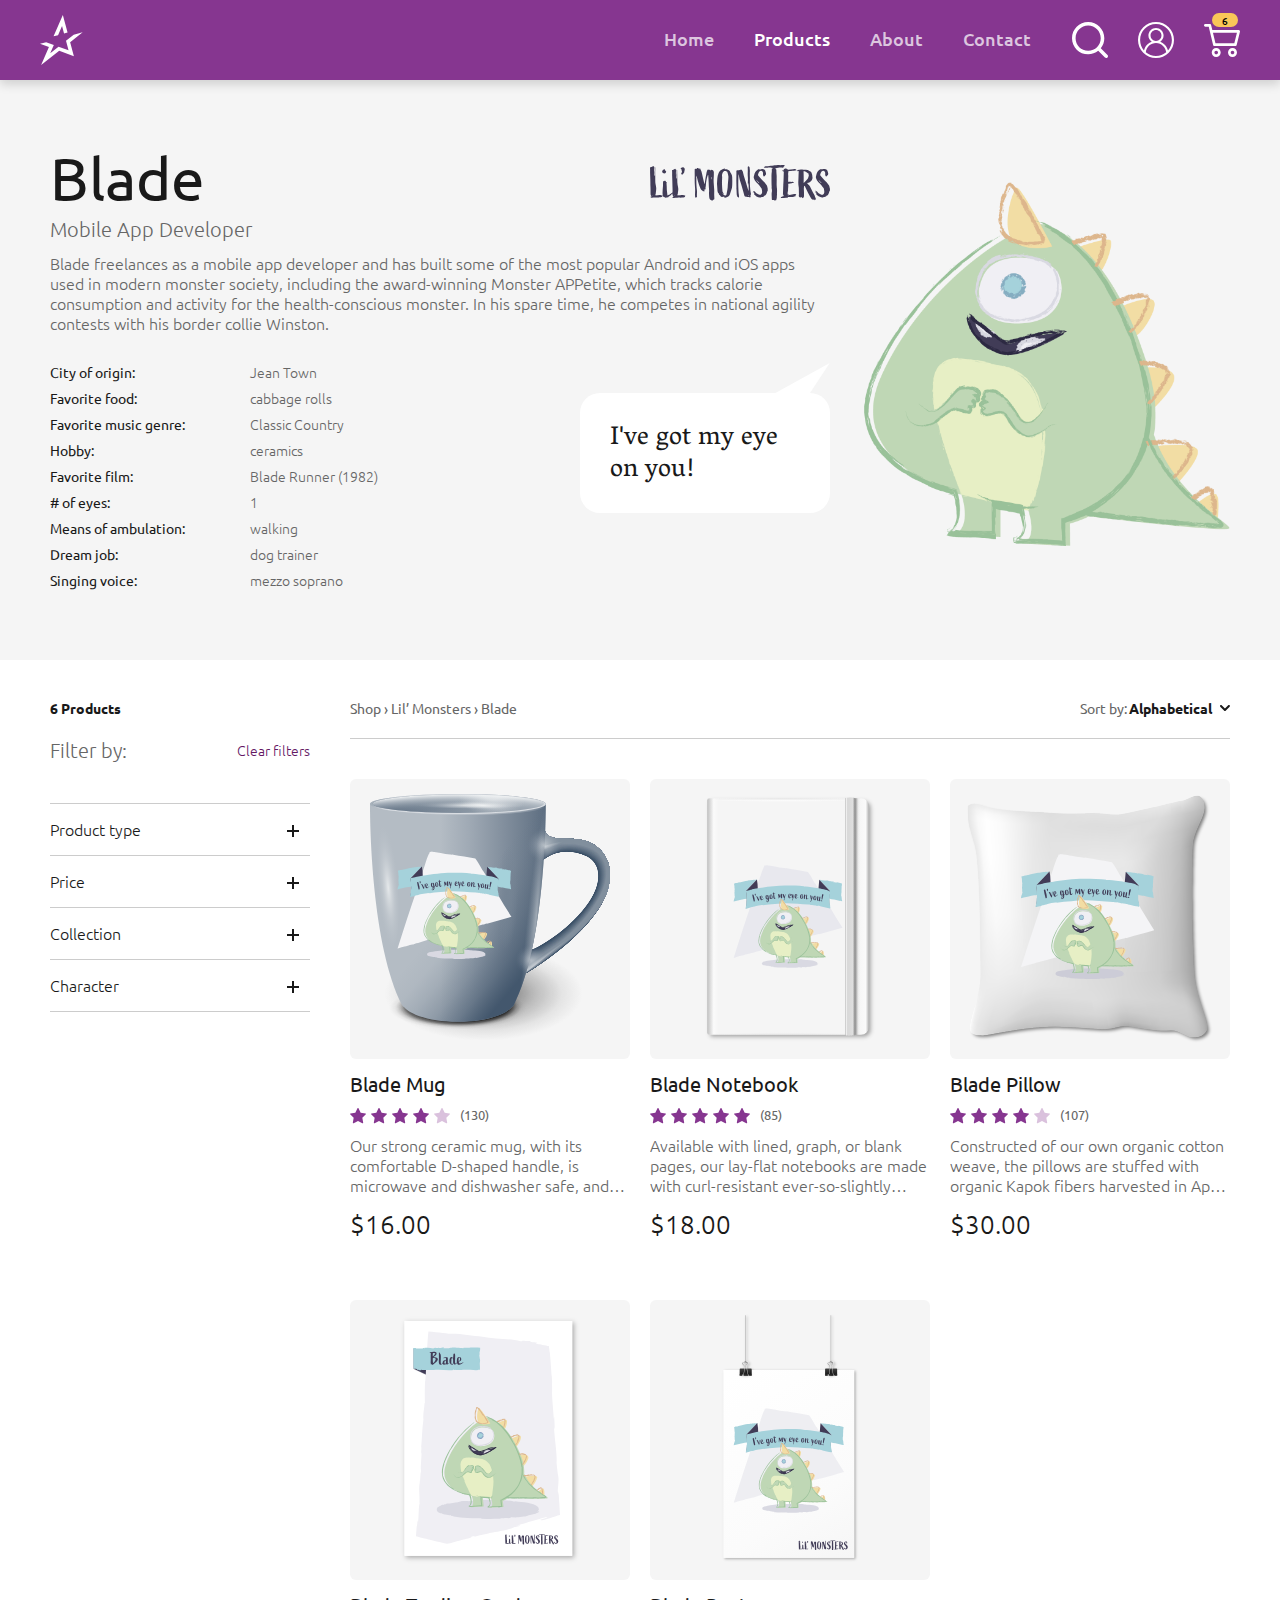
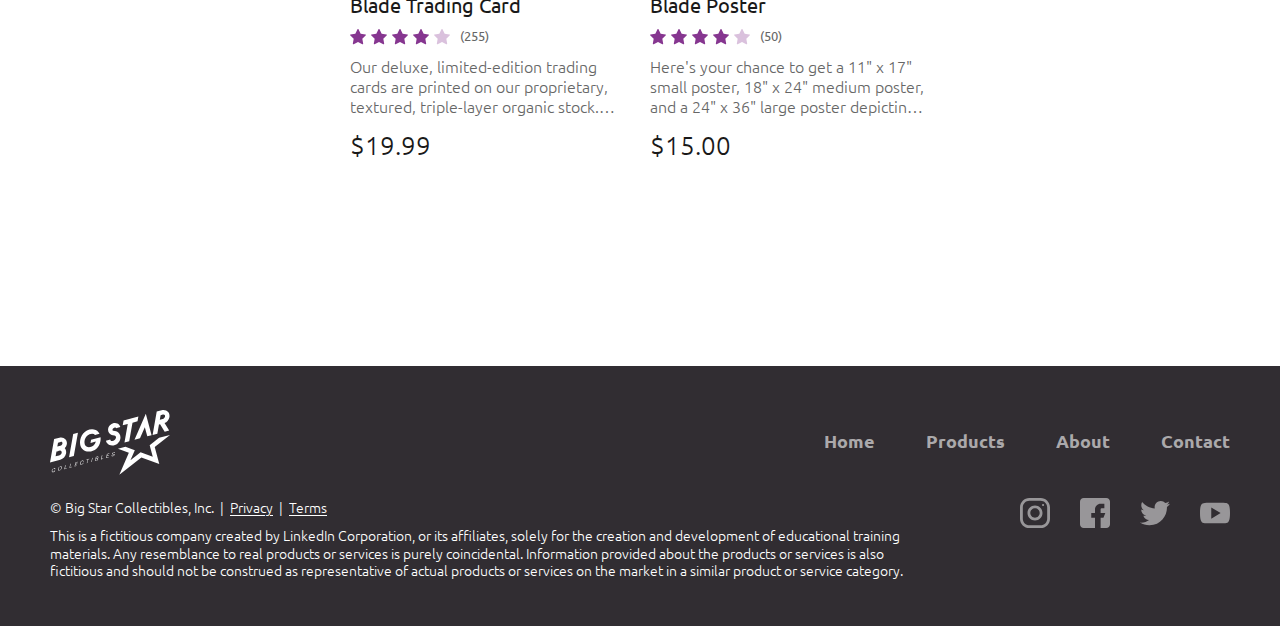
<file: website/Character-Detail-Blade.html>
﻿<!DOCTYPE html>
<html lang="en">
<head>
	<meta charset="utf-8">
	<meta name="viewport" content="width=device-width, initial-scale=1, shrink-to-fit=no">
	<meta name="description" content="">
	<title>Blade | Big Star Collectibles</title>

	<!-- favicons -->
	<link rel="apple-touch-icon" sizes="57x57" href="images/favicons/apple-icon-57x57.png">
	<link rel="apple-touch-icon" sizes="60x60" href="images/favicons/apple-icon-60x60.png">
	<link rel="apple-touch-icon" sizes="72x72" href="images/favicons/apple-icon-72x72.png">
	<link rel="apple-touch-icon" sizes="76x76" href="images/favicons/apple-icon-76x76.png">
	<link rel="apple-touch-icon" sizes="114x114" href="images/favicons/apple-icon-114x114.png">
	<link rel="apple-touch-icon" sizes="120x120" href="images/favicons/apple-icon-120x120.png">
	<link rel="apple-touch-icon" sizes="144x144" href="images/favicons/apple-icon-144x144.png">
	<link rel="apple-touch-icon" sizes="152x152" href="images/favicons/apple-icon-152x152.png">
	<link rel="apple-touch-icon" sizes="180x180" href="images/favicons/apple-icon-180x180.png">
	<link rel="icon" type="image/png" sizes="192x192"  href="images/favicons/android-icon-192x192.png">
	<link rel="icon" type="image/png" sizes="32x32" href="images/favicons/favicon-32x32.png">
	<link rel="icon" type="image/png" sizes="96x96" href="images/favicons/favicon-96x96.png">
	<link rel="icon" type="image/png" sizes="16x16" href="images/favicons/favicon-16x16.png">
	<link rel="manifest" href="images/favicons/manifest.json">
	<meta name="msapplication-TileColor" content="#ffffff">
	<meta name="msapplication-TileImage" content="images/favicons/ms-icon-144x144.png">
	<meta name="theme-color" content="#ffffff">

	<!-- stylesheets -->
	<link rel="preconnect" href="https://fonts.googleapis.com">
	<link rel="preconnect" href="https://fonts.gstatic.com" crossorigin>
	<link rel="stylesheet" href="https://fonts.googleapis.com/css2?family=Ubuntu:ital,wght@0,300;0,400;0,500;0,700;1,500;1,700&family=Roboto:wght@700&display=swap">
	<link rel="stylesheet" href="css/plugins.css">
	<link rel="stylesheet" href="css/common.css?ver=2209301853">
	<link rel="stylesheet" href="css/character.css?ver=2209100051">
</head>
<body>

	<div id="skip">
		<a href="#main">Skip to main content</a>
	</div>

	<header id="banner">
		<a href="./"><img src="images/logomark-big-star-white.svg" width="43" height="50" alt="Big Star Collectibles"></a>
		<nav aria-label="Site">
			<ul>
				<li><a href="./">Home</a></li>
				<li>
					<a href="Product-List.html" aria-current="true">Products</a>
					<div class="wrapper">
						<figure>
							<figcaption>Characters</figcaption>
							<ul>
								<li><a href="Characters-by-Collection.html">All characters <span class="arrow" aria-hidden="true">&rarr;</span></a></li>
								<li><a href="Characters-by-Collection.html">Binaryville</a></li>
								<li><a href="Characters-by-Collection.html">Lil’ Monsters</a></li>
								<li><a href="Characters-by-Collection.html">Stargazers</a></li>
								<li><a href="Characters-by-Collection.html">Tech Heroes</a></li>
							</ul>
						</figure>
						<figure>
							<figcaption>Products</figcaption>
							<ul>
								<li><a href="Product-List.html">All products <span class="arrow" aria-hidden="true">&rarr;</span></a></li>
								<li><a href="Product-List.html">Aprons</a></li>
								<li><a href="Product-List.html">Framed Art</a></li>
								<li><a href="Product-List.html">Hats</a></li>
								<li><a href="Product-List.html">Mugs</a></li>
								<li><a href="Product-List.html">Notebooks</a></li>
								<li><a href="Product-List.html">Pillows</a></li>
								<li><a href="Product-List.html">Tote Bags</a></li>
								<li><a href="Product-List.html">Trading Cards</a></li>
								<li><a href="Product-List.html">Tshirts</a></li>
							</ul>
						</figure>
						<figure>
							<figcaption>Gifts by price</figcaption>
							<ul>
								<li><a href="#">Under $20</a></li>
								<li><a href="#">$20 – $30</a></li>
								<li><a href="#">$30 – $40</a></li>
								<li><a href="#">$40 – $50</a></li>
								<li><a href="#">Over $50</a></li>
							</ul>
						</figure>
					</div><!-- / .wrapper -->
				</li>
				<li>
					<a href="Static-About.html">About</a>
					<div class="wrapper">
						<figure>
							<figcaption>About Big Star Collectibles</figcaption>
							<ul>
								<li><a href="Static-About.html">About us</a></li>
								<li><a href="#">Our story</a></li>
								<li><a href="#">Our team</a></li>
								<li><a href="#">FAQ</a></li>
								<li><a href="#">Return policy</a></li>
								<li><a href="#">Press center</a></li>
								<li><a href="#">Privacy policy</a></li>
								<li><a href="#">Blog</a></li>
								<li><a href="Contact-Us.html">Contact us</a></li>
								<li>
									<figure>
										<figcaption>Follow us</figcaption>
										<ul>
											<li>
												<a href="#" target="_blank">
													<svg width="24" height="24" viewBox="0 0 24 24" role="img">
														<title>Instagram</title>
														<path aria-hidden="true" d="M16.5 0H7.5C3.35625 0 0 3.35625 0 7.5V16.5C0 20.6438 3.35625 24 7.5 24H16.5C20.6438 24 24 20.6438 24 16.5V7.5C24 3.35625 20.6438 0 16.5 0ZM21.75 16.5C21.75 19.3875 19.3875 21.75 16.5 21.75H7.5C4.6125 21.75 2.25 19.3875 2.25 16.5V7.5C2.25 4.6125 4.6125 2.25 7.5 2.25H16.5C19.3875 2.25 21.75 4.6125 21.75 7.5V16.5ZM12 6C8.68125 6 6 8.68125 6 12C6 15.3188 8.68125 18 12 18C15.3188 18 18 15.3188 18 12C18 8.68125 15.3188 6 12 6ZM12 15.75C9.9375 15.75 8.25 14.0625 8.25 12C8.25 9.9375 9.9375 8.25 12 8.25C14.0625 8.25 15.75 9.9375 15.75 12C15.75 14.0625 14.0625 15.75 12 15.75ZM19.2562 5.55C19.2562 6 18.9 6.35625 18.45 6.35625C18 6.35625 17.6437 6 17.6437 5.55C17.6437 5.1 18 4.74375 18.45 4.74375C18.9 4.74375 19.2562 5.1 19.2562 5.55Z" stroke-width="0" />
													</svg>
												</a>
											</li>
											<li>
												<a href="#" target="_blank">
													<svg width="24" height="24" viewBox="0 0 24 24" role="img">
														<title>Facebook</title>
														<path aria-hidden="true" d="M21 0H3C1.35 0 0 1.35 0 3V21C0 22.65 1.35 24 3 24H12V15.75H9V12H12V9C12 6.50625 14.0062 4.5 16.5 4.5H19.5V8.25H18C17.175 8.25 16.5 8.175 16.5 9V12H20.25L18.75 15.75H16.5V24H21C22.65 24 24 22.65 24 21V3C24 1.35 22.65 0 21 0Z" stroke-width="0" />
													</svg>
												</a>
											</li>
											<li>
												<a href="#" target="_blank">
													<svg width="24" height="24" viewBox="0 0 24 21" role="img">
														<title>Twitter</title>
														<path aria-hidden="true" d="M24 3.15015C23.1007 3.54359 22.1639 3.80589 21.171 3.9183C22.1827 3.31877 22.9696 2.34453 23.3255 1.20167C22.37 1.76374 21.3208 2.17591 20.2155 2.40074C19.3162 1.44523 18.0234 0.845703 16.6183 0.845703C13.9016 0.845703 11.7096 3.05648 11.7096 5.75437C11.7096 6.14781 11.7471 6.52252 11.822 6.87849C7.7377 6.69114 4.12178 4.72392 1.68618 1.745C1.25527 2.47568 1.01171 3.31877 1.01171 4.21807C1.01171 5.92299 1.89227 7.42181 3.20375 8.30238C2.41686 8.28364 1.62998 8.05882 0.974239 7.70284C0.974239 7.72158 0.974239 7.74032 0.974239 7.75905C0.974239 10.1572 2.67916 12.1244 4.90867 12.5928C4.51522 12.7052 4.06557 12.7614 3.61593 12.7614C3.29742 12.7614 2.97892 12.7427 2.67916 12.6865C3.31616 14.6349 5.11475 16.0588 7.26932 16.115C5.60187 17.4265 3.46604 18.2134 1.18033 18.2134C0.76815 18.2134 0.393443 18.1946 0 18.1384C2.19204 19.5249 4.77752 20.3305 7.56909 20.3305C16.6183 20.3305 21.5644 12.8363 21.5644 6.33516C21.5644 6.11034 21.5644 5.90425 21.5457 5.69816C22.5199 5.00495 23.3255 4.14313 24 3.15015Z" stroke-width="0" />
													</svg>
												</a>
											</li>
											<li>
												<a href="#" target="_blank">
													<svg width="24" height="24" viewBox="0 0 24 18" role="img">
														<title>YouTube</title>
														<path aria-hidden="true" d="M23.0048 2.36448C22.348 1.20111 21.6537 0.9947 20.2089 0.919644C18.7641 0.807059 15.1426 0.769531 12.009 0.769531C8.87541 0.769531 5.25394 0.807059 3.82787 0.90088C2.38304 0.9947 1.67 1.20111 1.01326 2.36448C0.337753 3.50909 0 5.51684 0 9.02573C0 12.5158 0.337753 14.5236 1.01326 15.6682C1.67 16.8316 2.38304 17.038 3.80911 17.1318C5.25394 17.2256 8.87541 17.2819 12.009 17.2819C15.1426 17.2819 18.7641 17.2256 20.1901 17.1506C21.635 17.0568 22.3293 16.8503 22.986 15.687C23.6615 14.5424 23.9993 12.5346 23.9993 9.04449C24.018 5.51684 23.6803 3.50909 23.0048 2.36448ZM9.00676 13.5291V4.52235L16.5124 9.02573L9.00676 13.5291Z" stroke-width="0" />
													</svg>
												</a>
											</li>
										</ul>
									</figure>
								</li>
							</ul>
						</figure>
					</div><!-- / .wrapper -->
				</li>
				<li><a href="Contact-Us.html">Contact</a></li>
			</ul>
			<button type="button"><img src="images/icon-menu.svg" width="30" height="24" alt="Site Navigation Panel"></button>
		</nav>
		<div id="search-widget">
			<button type="button" aria-expanded="false" aria-controls="search-popup"><img src="images/icon-search-white.svg" width="36" height="36" alt="Search Form"></button>
			<div id="search-popup" aria-hidden="true">
				<form method="post" role="search">
					<input type="search" aria-label="Enter product name" placeholder="Search&hellip;" tabindex="-1" required>
					<button type="submit" tabindex="-1">Search</button>
				</form>
				<button type="button" tabindex="-1"><img src="images/icon-xmark.svg" width="26" height="26" alt="Close"></button>
			</div>
		</div><!-- / #search-widget -->
		<a href="#"><img src="images/icon-user-v01-white.svg" width="36" height="36" alt="Account"></a>
		<button type="button">
			<img src="images/icon-shopping-cart-v01-white.svg" width="36" height="33" alt="Cart Panel">
			<span class="visually-hidden">(</span><span class="num">6</span> <span class="visually-hidden">items)</span>
		</button>
	</header>

	<main id="main">

		<section id="character">
			<div class="wrapper">
				<img src="images/characters/Lil-Monsters-Blade.png" alt="Full image of Blade">
				<blockquote>
					<p>I've got my eye on you!</p>
				</blockquote>
			</div>
			<header>
				<img src="images/logo-Lil-Monsters.svg" width="180" height="36" alt="Logo of Lil’ Monsters">
				<hgroup>
					<h1>Blade</h1>
					<p>Mobile App Developer</p>
				</hgroup>
			</header>
			<p>Blade freelances as a mobile app developer and has built some of the most popular Android and iOS apps used in modern monster society, including the award-winning Monster APPetite, which tracks calorie consumption and activity for the health-conscious monster. In his spare time, he competes in national agility contests with his border collie Winston.</p>
			<dl>
				<div>
					<dt>City of origin</dt>
					<dd>Jean Town</dd>
				</div>
				<div>
					<dt>Favorite food</dt>
					<dd>cabbage rolls</dd>
				</div>
				<div>
					<dt>Favorite music genre</dt>
					<dd>Classic Country</dd>
				</div>
				<div>
					<dt>Hobby</dt>
					<dd>ceramics</dd>
				</div>
				<div>
					<dt>Favorite film</dt>
					<dd>Blade Runner (1982)</dd>
				</div>
				<div>
					<dt># of eyes</dt>
					<dd>1</dd>
				</div>
				<div>
					<dt>Means of ambulation</dt>
					<dd>walking</dd>
				</div>
				<div>
					<dt>Dream job</dt>
					<dd>dog trainer</dd>
				</div>
				<div>
					<dt>Singing voice</dt>
					<dd>mezzo soprano</dd>
				</div>
			</dl>
		</section><!-- / #character -->

		<section id="products">
			<header>
				<h1>Products</h1>
				<nav aria-label="Breadcrumb">
					<ol itemscope itemtype="https://schema.org/BreadcrumbList">
						<li itemprop="itemListElement" itemscope itemtype="https://schema.org/ListItem">
							<a href="Product-List.html" itemprop="item"><span itemprop="name">Shop</span></a>
							<meta itemprop="position" content="1">
							<span aria-hidden="true">&rsaquo;</span>
						</li>
						<li itemprop="itemListElement" itemscope itemtype="https://schema.org/ListItem">
							<a href="Characters-by-Collection.html" itemprop="item"><span itemprop="name">Lil’ Monsters</span></a>
							<meta itemprop="position" content="2">
							<span aria-hidden="true">&rsaquo;</span>
						</li>
						<li itemprop="itemListElement" itemscope itemtype="https://schema.org/ListItem">
							<a href="Character-Detail-Blade.html" itemprop="item" aria-current="true"><span itemprop="name">Blade</span></a>
							<meta itemprop="position" content="3">
						</li>
					</ol>
				</nav>
				<p>6 Products</p>
				<div id="wrapper-in-prod-header">
					<button type="button"><img src="images/icon-xmark.svg" width="26" height="26" alt="Close"></button>
					<p>6 Products</p>
					<section>
						<header>
							<h2 id="label-filter-by">Filter by:</h2>
							<a role="button" tabindex="0">Clear filters</a>
						</header>
						<details>
							<summary>Product type</summary>
							<ul>
								<li>
									<input  id="filter-type-all" type="checkbox" checked>
									<label for="filter-type-all">All <span class="visually-hidden">product types</span></label>
								</li>
								<li>
									<input  id="filter-type-aprons" type="checkbox">
									<label for="filter-type-aprons">Aprons</label>
								</li>
								<li>
									<input  id="filter-type-art" type="checkbox">
									<label for="filter-type-art">Framed Art</label>
								</li>
								<li>
									<input  id="filter-type-hats" type="checkbox">
									<label for="filter-type-hats">Hats</label>
								</li>
								<li>
									<input  id="filter-type-magnets" type="checkbox">
									<label for="filter-type-magnets">Magnets</label>
								</li>
								<li>
									<input  id="filter-type-mugs" type="checkbox">
									<label for="filter-type-mugs">Mugs</label>
								</li>
								<li>
									<input  id="filter-type-notebooks" type="checkbox">
									<label for="filter-type-notebooks">Notebooks</label>
								</li>
								<li>
									<input  id="filter-type-posters" type="checkbox">
									<label for="filter-type-posters">Posters</label>
								</li>
								<li>
									<input  id="filter-type-pillows" type="checkbox">
									<label for="filter-type-pillows">Pillows</label>
								</li>
								<li>
									<input  id="filter-type-tote" type="checkbox">
									<label for="filter-type-tote">Tote Bags</label>
								</li>
								<li>
									<input  id="filter-type-cards" type="checkbox">
									<label for="filter-type-cards">Trading Cards</label>
								</li>
								<li>
									<input  id="filter-type-tshirts" type="checkbox">
									<label for="filter-type-tshirts">T-shirts</label>
								</li>
							</ul>
						</details>
						<details>
							<summary>Price</summary>
							<ul>
								<li>
									<input  id="filter-price-all" type="checkbox">
									<label for="filter-price-all">All <span class="visually-hidden">prices</span></label>
								</li>
								<li>
									<input  id="filter-price-under-20" type="checkbox">
									<label for="filter-price-under-20">Under $20</label>
								</li>
								<li>
									<input  id="filter-price-20-30" type="checkbox">
									<label for="filter-price-20-30">$20 – $30</label>
								</li>
								<li>
									<input  id="filter-price-30-40" type="checkbox">
									<label for="filter-price-30-40">$30 – $40</label>
								</li>
								<li>
									<input  id="filter-price-40-50" type="checkbox">
									<label for="filter-price-40-50">$40 – $50</label>
								</li>
								<li>
									<input  id="filter-price-over-50" type="checkbox">
									<label for="filter-price-over-50">Over $50</label>
								</li>
							</ul>
						</details>
						<details>
							<summary>Collection</summary>
							<ul>
								<li>
									<input  id="filter-coll-all" type="checkbox">
									<label for="filter-coll-all">All <span class="visually-hidden">collections</span></label>
								</li>
								<li>
									<input  id="filter-coll-binaryville" type="checkbox">
									<label for="filter-coll-binaryville">Binaryville</label>
								</li>
								<li>
									<input  id="filter-coll-lil-monsters" type="checkbox">
									<label for="filter-coll-lil-monsters">Lil’ Monsters</label>
								</li>
								<li>
									<input  id="filter-coll-stargazers" type="checkbox">
									<label for="filter-coll-stargazers">Stargazers</label>
								</li>
								<li>
									<input  id="filter-coll-tech-heroes" type="checkbox">
									<label for="filter-coll-tech-heroes">Tech Heroes</label>
								</li>
							</ul>
						</details>
						<details>
							<summary>Character</summary>
							<ul>
								<li>
									<input  id="filter-char-all" type="checkbox">
									<label for="filter-char-all">All <span class="visually-hidden">characters</span></label>
								</li>
								<li>
									<input  id="filter-char-blade" type="checkbox">
									<label for="filter-char-blade">Blade</label>
								</li>
								<li>
									<input  id="filter-char-bubbles" type="checkbox">
									<label for="filter-char-bubbles">Bubbles</label>
								</li>
								<li>
									<input  id="filter-char-caped-coder" type="checkbox">
									<label for="filter-char-caped-coder">Caped Coder</label>
								</li>
								<li>
									<input  id="filter-char-charmaine" type="checkbox">
									<label for="filter-char-charmaine">Charmaine</label>
								</li>
								<li>
									<input  id="filter-char-cloudmaster" type="checkbox">
									<label for="filter-char-cloudmaster">CloudMaster</label>
								</li>
								<li>
									<input  id="filter-char-commander-zoom" type="checkbox">
									<label for="filter-char-commander-zoom">Commander Zoom</label>
								</li>
								<li>
									<input  id="filter-char-delores" type="checkbox">
									<label for="filter-char-delores">Delores</label>
								</li>
								<li>
									<input  id="filter-char-fred" type="checkbox">
									<label for="filter-char-fred">Fred</label>
								</li>
								<li>
									<input  id="filter-char-gill" type="checkbox">
									<label for="filter-char-gill">Gill</label>
								</li>
								<li>
									<input  id="filter-char-melville" type="checkbox">
									<label for="filter-char-melville">Melville</label>
								</li>
								<li>
									<input  id="filter-char-mindigo" type="checkbox">
									<label for="filter-char-mindigo">Mindigo</label>
								</li>
								<li>
									<input  id="filter-char-mingle" type="checkbox">
									<label for="filter-char-mingle">Mingle</label>
								</li>
								<li>
									<input  id="filter-char-rex" type="checkbox">
									<label for="filter-char-rex">Rex</label>
								</li>
								<li>
									<input  id="filter-char-the-architech" type="checkbox">
									<label for="filter-char-the-architech">The ArchiTech</label>
								</li>
								<li>
									<input  id="filter-char-trisaphron" type="checkbox">
									<label for="filter-char-trisaphron">Trisaphron</label>
								</li>
								<li>
									<input  id="filter-char-yodel" type="checkbox">
									<label for="filter-char-yodel">Yodel</label>
								</li>
							</ul>
						</details>
					</section>
				</div><!-- / #wrapper-in-prod-header -->
				<div class="radio-menu-widget">
					<label id="label-sort-by" for="btn-sort-by" aria-hidden="true">Sort by:</label>
					<button type="button" id="btn-sort-by" aria-labelledby="label-sort-by btn-sort-by" aria-haspopup="true" aria-controls="menu-sort-by">
						<span aria-hidden="true">Sort by</span>
						Alphabetical
						<svg width="10" height="6" viewBox="0 0 10 6" aria-hidden="true">
							<path d="M4.25042 5.7059C4.63916 6.09803 5.26767 6.09803 5.65408 5.7059L9.62764 1.69768C10.0001 1.31024 10.0001 0.695039 9.62764 0.305254C9.24588 -0.0915765 8.61737 -0.103317 8.22398 0.281772L4.95342 3.58086L1.68286 0.281773C1.29877 -0.0939246 0.688885 -0.0939246 0.30247 0.281773C-0.090928 0.666862 -0.102567 1.30085 0.279192 1.69768L4.25042 5.7059Z" stroke-width="0" />
						</svg>
					</button>
					<ul id="menu-sort-by" role="menu" aria-label="Sort by">
						<li role="menuitemradio" aria-checked="true">Alphabetical</li>
						<li role="menuitemradio" aria-checked="false">Popular</li>
						<li role="menuitemradio" aria-checked="false">Price: high to low</li>
						<li role="menuitemradio" aria-checked="false">Price: low to high</li>
						<li role="menuitemradio" aria-checked="false">Rating</li>
					</ul>
				</div>
				<button type="button">
					Filter by
					<svg width="10" height="6" viewBox="0 0 10 6" aria-hidden="true">
						<path d="M4.25042 5.7059C4.63916 6.09803 5.26767 6.09803 5.65408 5.7059L9.62764 1.69768C10.0001 1.31024 10.0001 0.695039 9.62764 0.305254C9.24588 -0.0915765 8.61737 -0.103317 8.22398 0.281772L4.95342 3.58086L1.68286 0.281773C1.29877 -0.0939246 0.688885 -0.0939246 0.30247 0.281773C-0.090928 0.666862 -0.102567 1.30085 0.279192 1.69768L4.25042 5.7059Z" stroke-width="0" />
					</svg>
				</button>
			</header>
			<dl class="prod-list">
				<div>
					<dt><a href="Product-Detail.html">Blade Mug</a></dt>
					<dd><a href="Product-Detail.html" role="presentation" tabindex="-1"><img src="images/products/lil-monsters-mug-blade-blue.svg" alt="A blue Blade mug" style="padding: 0 7.143%;"></a></dd>
					<dd class="offer">$16.00</dd>
					<dd class="rating">
						<img src="images/icon-rating-star-purpleviolet.svg" width="16" height="16" alt="">
						<img src="images/icon-rating-star-purpleviolet.svg" width="16" height="16" alt="">
						<img src="images/icon-rating-star-purpleviolet.svg" width="16" height="16" alt="">
						<img src="images/icon-rating-star-purpleviolet.svg" width="16" height="16" alt="">
						<img src="images/icon-rating-star-purpleviolet.svg" width="16" height="16" alt="" class="nonscoring">
						<span class="visually-hidden">Rating: 4 out of 5 stars</span>
						(130<span class="visually-hidden"> user ratings</span>)
					</dd>
					<dd class="desc">Our strong ceramic mug, with its comfortable D-shaped handle, is microwave and dishwasher safe, and available in one size: 11 oz (3.2" diameter x 3.8" h).</dd>
				</div>
				<div>
					<dt><a href="Product-Detail.html">Blade Notebook</a></dt>
					<dd><a href="Product-Detail.html" role="presentation" tabindex="-1"><img src="images/products/lil-monsters-notebook-blade.svg" alt="A white Blade notebook" style="padding: 0 18.75%;"></a></dd>
					<dd class="offer">$18.00</dd>
					<dd class="rating">
						<img src="images/icon-rating-star-purpleviolet.svg" width="16" height="16" alt="">
						<img src="images/icon-rating-star-purpleviolet.svg" width="16" height="16" alt="">
						<img src="images/icon-rating-star-purpleviolet.svg" width="16" height="16" alt="">
						<img src="images/icon-rating-star-purpleviolet.svg" width="16" height="16" alt="">
						<img src="images/icon-rating-star-purpleviolet.svg" width="16" height="16" alt="">
						<span class="visually-hidden">Rating: 5 out of 5 stars</span>
						(85<span class="visually-hidden"> user ratings</span>)
					</dd>
					<dd class="desc">Available with lined, graph, or blank pages, our lay-flat notebooks are made with curl-resistant ever-so-slightly textured smudge-proof paper that’s ideal for your ideas and creations. </dd>
				</div>
				<div>
					<dt><a href="Product-Detail.html">Blade Pillow</a></dt>
					<dd><a href="Product-Detail.html" role="presentation" tabindex="-1"><img src="images/products/lil-monsters-pillow-blade.svg" alt="A white Blade pillow" style="padding: 0 5.892%;"></a></dd>
					<dd class="offer">$30.00</dd>
					<dd class="rating">
						<img src="images/icon-rating-star-purpleviolet.svg" width="16" height="16" alt="">
						<img src="images/icon-rating-star-purpleviolet.svg" width="16" height="16" alt="">
						<img src="images/icon-rating-star-purpleviolet.svg" width="16" height="16" alt="">
						<img src="images/icon-rating-star-purpleviolet.svg" width="16" height="16" alt="">
						<img src="images/icon-rating-star-purpleviolet.svg" width="16" height="16" alt="" class="nonscoring">
						<span class="visually-hidden">Rating: 4 out of 5 stars</span>
						(107<span class="visually-hidden"> user ratings</span>)
					</dd>
					<dd class="desc">Constructed of our own organic cotton weave, the pillows are stuffed with organic Kapok fibers harvested in April and May in Hawaii when the fruits mature and fall from the trees. 10 percent of each sale is donated to Hawaii's botanical gardens. </dd>
				</div>
				<div>
					<dt><a href="Product-Detail.html">Blade Trading Card</a></dt>
					<dd><a href="Product-Detail.html" role="presentation" tabindex="-1"><img src="images/products/lil-monsters-cards-blade-front.svg" alt="The front of a Blade trading card" style="padding: 0 17.5%;"></a></dd>
					<dd class="offer">$19.99</dd>
					<dd class="rating">
						<img src="images/icon-rating-star-purpleviolet.svg" width="16" height="16" alt="">
						<img src="images/icon-rating-star-purpleviolet.svg" width="16" height="16" alt="">
						<img src="images/icon-rating-star-purpleviolet.svg" width="16" height="16" alt="">
						<img src="images/icon-rating-star-purpleviolet.svg" width="16" height="16" alt="">
						<img src="images/icon-rating-star-purpleviolet.svg" width="16" height="16" alt="" class="nonscoring">
						<span class="visually-hidden">Rating: 4 out of 5 stars</span>
						(255<span class="visually-hidden"> user ratings</span>)
					</dd>
					<dd class="desc">Our deluxe, limited-edition trading cards are printed on our proprietary, textured, triple-layer organic stock. After printing, all cards are silk laminated to better preserve the cards and to best showcase its character and copy. In addition, each of our cards is encased in an acid-free rigid card sleeve to further protect it from UV rays, moisture, and handling. </dd>
				</div>
				<div>
					<dt><a href="Product-Detail.html">Blade Poster</a></dt>
					<dd><a href="Product-Detail.html" role="presentation" tabindex="-1"><img src="images/products/lil-monsters-poster-blade.svg" alt="A Blade poster" style="padding: 0 25.268%;"></a></dd>
					<dd class="offer">$15.00</dd>
					<dd class="rating">
						<img src="images/icon-rating-star-purpleviolet.svg" width="16" height="16" alt="">
						<img src="images/icon-rating-star-purpleviolet.svg" width="16" height="16" alt="">
						<img src="images/icon-rating-star-purpleviolet.svg" width="16" height="16" alt="">
						<img src="images/icon-rating-star-purpleviolet.svg" width="16" height="16" alt="">
						<img src="images/icon-rating-star-purpleviolet.svg" width="16" height="16" alt="" class="nonscoring">
						<span class="visually-hidden">Rating: 4 out of 5 stars</span>
						(50<span class="visually-hidden"> user ratings</span>)
					</dd>
					<dd class="desc">Here's your chance to get a 11" x 17" small poster, 18" x 24" medium poster, and a 24" x 36" large poster depicting a favorite character, perfect for a dorm room or den. Printed on heavy satin photo paper to bring out the best and brightest colors. Shipped rolled, unless framed. </dd>
				</div>
			</div>
		</section><!-- / #products -->

	</main>

	<footer id="continfo">
		<nav aria-label="Supplementary">
			<ul>
				<li><a href="./">Home</a></li>
				<li><a href="Product-List.html">Products</a></li>
				<li><a href="Static-About.html">About</a></li>
				<li><a href="Contact-Us.html">Contact</a></li>
			</ul>
		</nav>
		<figure>
			<figcaption>Follow us</figcaption>
			<ul>
				<li><a href="#" target="_blank"><img src="images/icon-instagram-white.svg" width="30" height="30" alt="Instagram"></a></li>
				<li><a href="#" target="_blank"><img src="images/icon-facebook-white.svg" width="30" height="30" alt="Facebook"></a></li>
				<li><a href="#" target="_blank"><img src="images/icon-twitter-white.svg" width="30" height="30" alt="Twitter"></a></li>
				<li><a href="#" target="_blank"><img src="images/icon-youtube-white.svg" width="30" height="30" alt="YouTube"></a></li>
			</ul>
		</figure>
		<img src="images/logo-big-star-H.svg" width="120" height="65" alt="Logo of Big Star Collectibles">
		<p><small>&copy; Big Star Collectibles, Inc. &nbsp;|&nbsp; <a href="#">Privacy</a> &nbsp;|&nbsp; <a href="#">Terms</a></small></p>
		<p><small>This is a fictitious company created by LinkedIn Corporation, or its affiliates, solely for the creation and development of educational training materials. Any resemblance to real products or services is purely coincidental. Information provided about the products or services is also fictitious and should not be construed as representative of actual products or services on the market in a similar product or service category.</small></p>
	</footer>

	<div id="nav-panel" role="dialog" aria-modal="true" aria-label="Site Navigation Panel">
		<button type="button"><img src="images/icon-xmark.svg" width="26" height="26" alt="Close"></button>
		<div id="search-widget-mobile">
			<button type="button" aria-expanded="false" aria-controls="search-popup-mobile" aria-label="Search Form">
				<img src="images/icon-search-dark.svg" width="22" height="22" alt="">
				Search
			</button>
			<div id="search-popup-mobile" aria-hidden="true">
				<form method="post" role="search">
					<input type="search" aria-label="Enter product name" placeholder="Search&hellip;" tabindex="-1" required>
					<button type="submit" tabindex="-1"><img src="images/icon-arrow-right-grape.svg" width="17" height="14" alt="Search"></button>
				</form>
			</div>
		</div><!-- / #search-widget-mobile -->
		<a href="#">
			<img src="images/icon-user-v01-dark.svg" width="22" height="22" alt="">
			Account
		</a>
		<a href="Cart.html">
			<img src="images/icon-shopping-cart-v01-dark.svg" width="22" height="21" alt="">
			Cart <small>(6 items)</small>
		</a>
	</div><!-- / #nav-panel -->

	<div id="cart-panel" role="dialog" aria-modal="true" aria-labelledby="label-cart-panel">
		<button type="button"><img src="images/icon-xmark.svg" width="16" height="16" alt="Close"></button>
		<h1 id="label-cart-panel">My Shopping Cart <small>(6 items)</small></h1>
		<table>
			<thead>
				<tr>
					<th>Image</th>
					<th>Name</th>
					<th>Details</th>
					<th>Quantity</th>
					<th>Unit Price</th>
					<th>Total</th>
					<th>Action</th>
				</tr>
			</thead>
			<tbody>
				<tr>
					<td class="image"><a href="Product-Detail.html" role="presentation" tabindex="-1"><img src="images/products/binaryville-mug-dolores-white.svg" alt="A white Delores mug" style="padding: 0 10%;"></a></td>
					<td class="name"><a href="Product-Detail.html">Delores Mug</a></td>
					<td class="dets">Color: White</td>
					<td class="qty">4</td>
					<td class="unit">$16.00</td>
					<td class="total">$64.00</td>
					<td class="action"><button type="button"><img src="images/icon-xmark.svg" width="12" height="12" alt="Remove"></button></td>
				</tr>
				<tr>
					<td class="image"><a href="Product-Detail.html" role="presentation" tabindex="-1"><img src="images/products/binaryville-hat-dolores-black.svg" alt="A black Delores hat" style="padding: 0 7.5%;"></a></td>
					<td class="name"><a href="Product-Detail.html">Delores Hat</a></td>
					<td class="dets">Color: Black</td>
					<td class="qty">1</td>
					<td class="unit">$30.00</td>
					<td class="total">$30.00</td>
					<td class="action"><button type="button"><img src="images/icon-xmark.svg" width="12" height="12" alt="Remove"></button></td>
				</tr>
				<tr>
					<td class="image"><a href="Product-Detail.html" role="presentation" tabindex="-1"><img src="images/products/stargazers-tote-charmaine.svg" alt="A white Charmaine tote bag" style="padding: 0 8.75%;"></a></td>
					<td class="name"><a href="Product-Detail.html">Charmaine Tote Bag</a></td>
					<td class="dets"></td>
					<td class="qty">1</td>
					<td class="unit">$18.50</td>
					<td class="total">$18.50</td>
					<td class="action"><button type="button"><img src="images/icon-xmark.svg" width="12" height="12" alt="Remove"></button></td>
				</tr>
			</tbody>
			<tfoot>
				<tr>
					<td colspan="7">Subtotal $112.50</td>
				</tr>
			</tfoot>
		</table>
		<footer>
			<a href="Cart.html" class="button lg bordered violet">See cart</a>
			<a href="#" class="button lg solid gold">Checkout now</a>
			<p>or <a role="button" tabindex="0">continue shopping</a></p>
		</footer>
	</div><!-- / #cart-panel -->

	<script src="js/plugins.js?ver=2209212222"></script>
	<script src="js/main.js?ver=2209301853"></script>

</body>
</html>
</file>
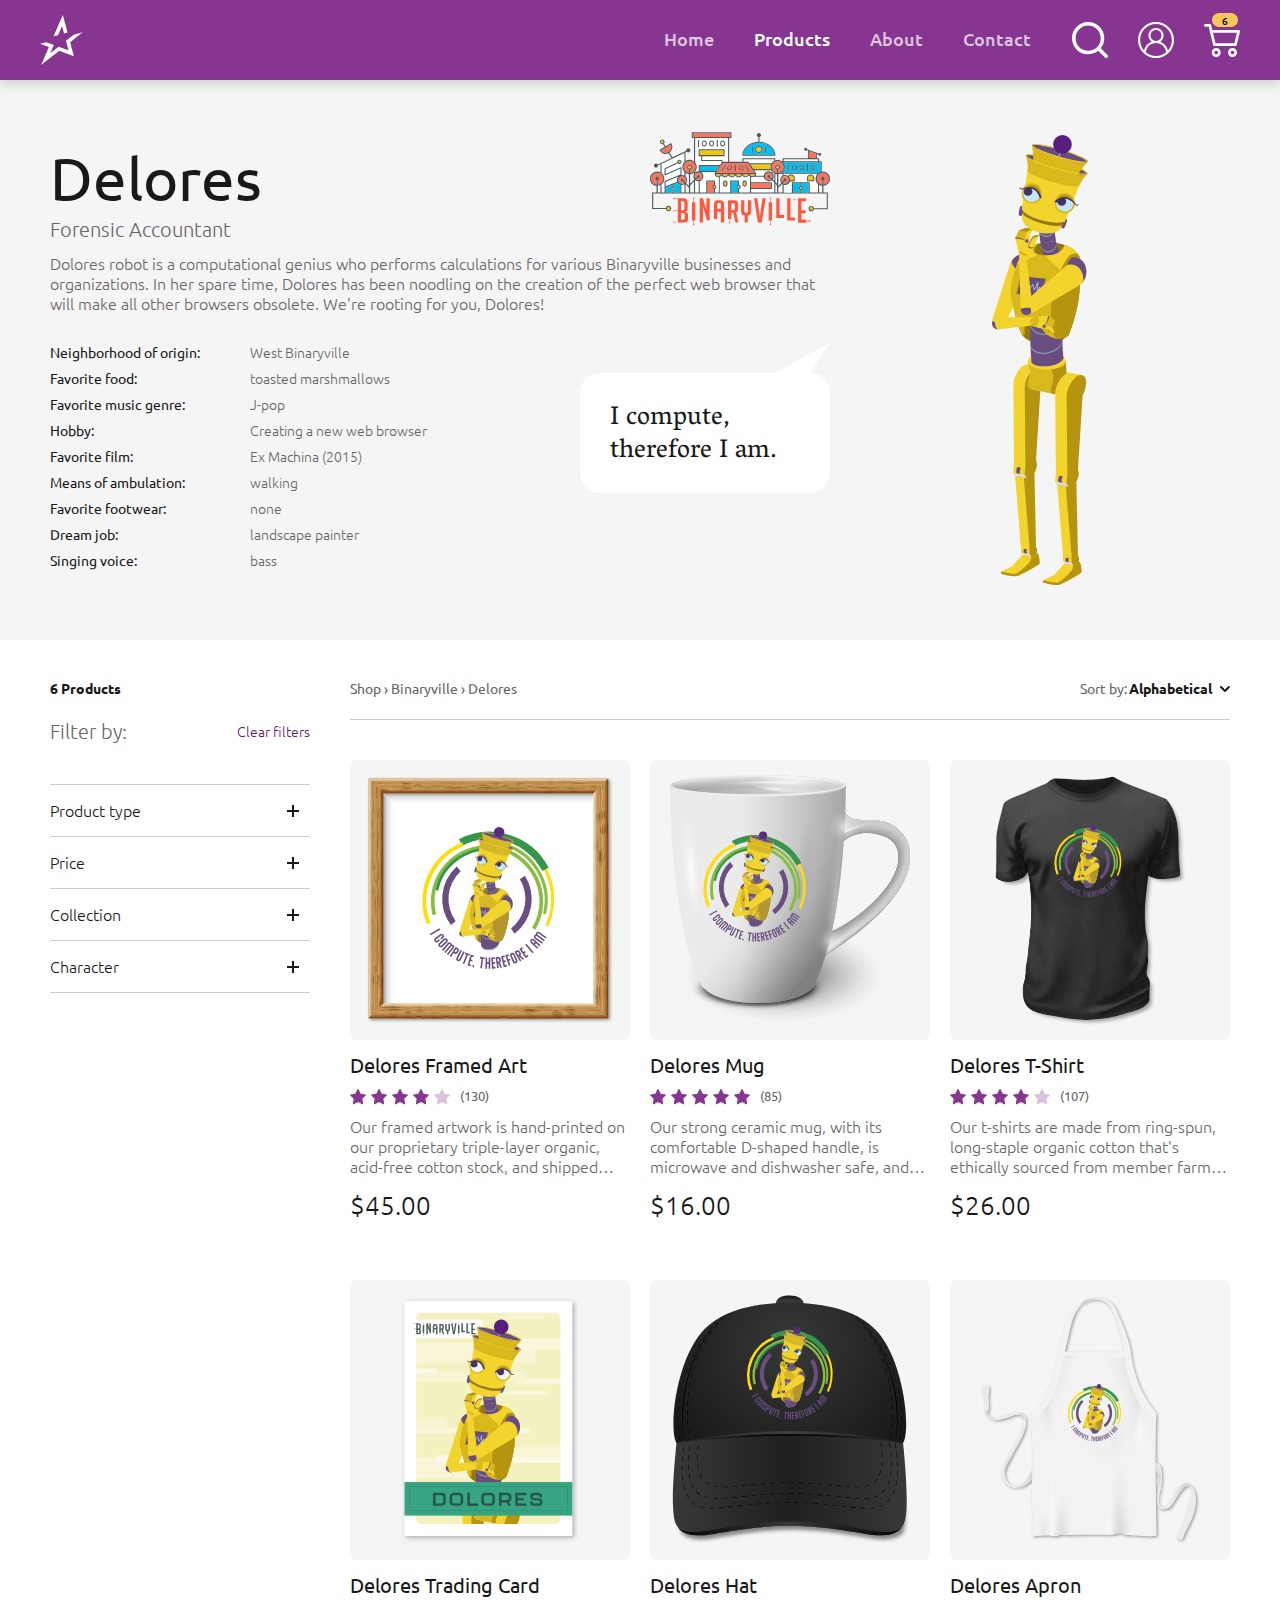
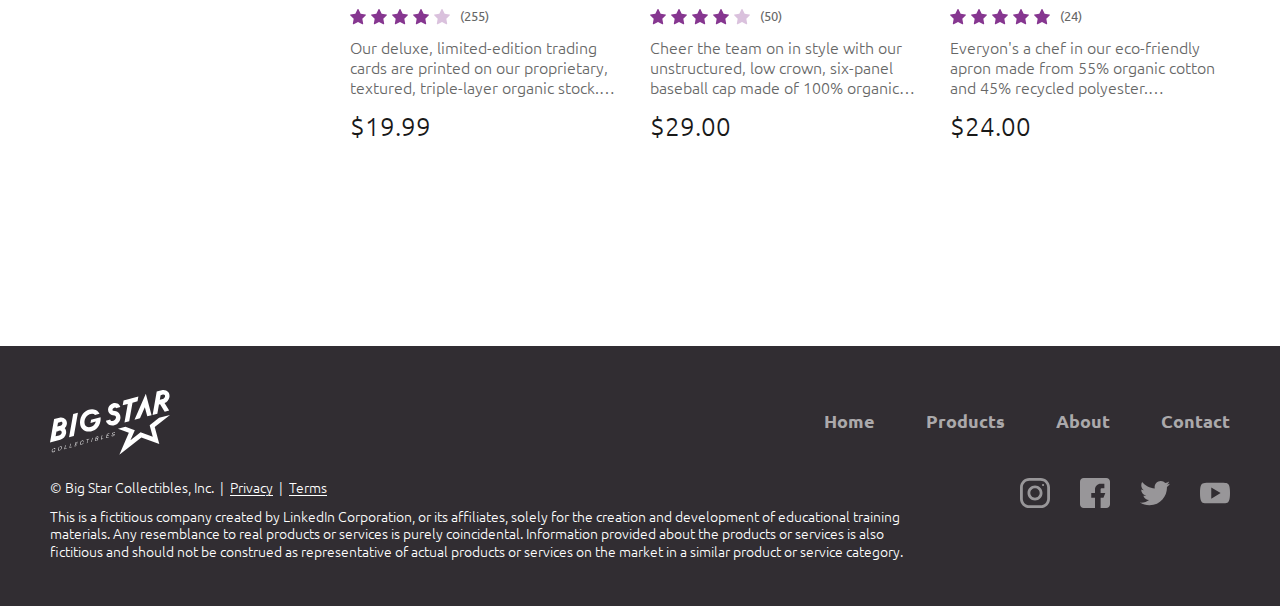
<file: website/Character-Detail-Delores.html>
﻿<!DOCTYPE html>
<html lang="en">
<head>
	<meta charset="utf-8">
	<meta name="viewport" content="width=device-width, initial-scale=1, shrink-to-fit=no">
	<meta name="description" content="">
	<title>Delores | Big Star Collectibles</title>

	<!-- favicons -->
	<link rel="apple-touch-icon" sizes="57x57" href="images/favicons/apple-icon-57x57.png">
	<link rel="apple-touch-icon" sizes="60x60" href="images/favicons/apple-icon-60x60.png">
	<link rel="apple-touch-icon" sizes="72x72" href="images/favicons/apple-icon-72x72.png">
	<link rel="apple-touch-icon" sizes="76x76" href="images/favicons/apple-icon-76x76.png">
	<link rel="apple-touch-icon" sizes="114x114" href="images/favicons/apple-icon-114x114.png">
	<link rel="apple-touch-icon" sizes="120x120" href="images/favicons/apple-icon-120x120.png">
	<link rel="apple-touch-icon" sizes="144x144" href="images/favicons/apple-icon-144x144.png">
	<link rel="apple-touch-icon" sizes="152x152" href="images/favicons/apple-icon-152x152.png">
	<link rel="apple-touch-icon" sizes="180x180" href="images/favicons/apple-icon-180x180.png">
	<link rel="icon" type="image/png" sizes="192x192"  href="images/favicons/android-icon-192x192.png">
	<link rel="icon" type="image/png" sizes="32x32" href="images/favicons/favicon-32x32.png">
	<link rel="icon" type="image/png" sizes="96x96" href="images/favicons/favicon-96x96.png">
	<link rel="icon" type="image/png" sizes="16x16" href="images/favicons/favicon-16x16.png">
	<link rel="manifest" href="images/favicons/manifest.json">
	<meta name="msapplication-TileColor" content="#ffffff">
	<meta name="msapplication-TileImage" content="images/favicons/ms-icon-144x144.png">
	<meta name="theme-color" content="#ffffff">

	<!-- stylesheets -->
	<link rel="preconnect" href="https://fonts.googleapis.com">
	<link rel="preconnect" href="https://fonts.gstatic.com" crossorigin>
	<link rel="stylesheet" href="https://fonts.googleapis.com/css2?family=Ubuntu:ital,wght@0,300;0,400;0,500;0,700;1,500;1,700&family=Roboto:wght@700&display=swap">
	<link rel="stylesheet" href="css/plugins.css">
	<link rel="stylesheet" href="css/common.css?ver=2209301853">
	<link rel="stylesheet" href="css/character.css?ver=2209100051">
</head>
<body>

	<div id="skip">
		<a href="#main">Skip to main content</a>
	</div>

	<header id="banner">
		<a href="./"><img src="images/logomark-big-star-white.svg" width="43" height="50" alt="Big Star Collectibles"></a>
		<nav aria-label="Site">
			<ul>
				<li><a href="./">Home</a></li>
				<li>
					<a href="Product-List.html" aria-current="true">Products</a>
					<div class="wrapper">
						<figure>
							<figcaption>Characters</figcaption>
							<ul>
								<li><a href="Characters-by-Collection.html">All characters <span class="arrow" aria-hidden="true">&rarr;</span></a></li>
								<li><a href="Characters-by-Collection.html">Binaryville</a></li>
								<li><a href="Characters-by-Collection.html">Lil’ Monsters</a></li>
								<li><a href="Characters-by-Collection.html">Stargazers</a></li>
								<li><a href="Characters-by-Collection.html">Tech Heroes</a></li>
							</ul>
						</figure>
						<figure>
							<figcaption>Products</figcaption>
							<ul>
								<li><a href="Product-List.html">All products <span class="arrow" aria-hidden="true">&rarr;</span></a></li>
								<li><a href="Product-List.html">Aprons</a></li>
								<li><a href="Product-List.html">Framed Art</a></li>
								<li><a href="Product-List.html">Hats</a></li>
								<li><a href="Product-List.html">Mugs</a></li>
								<li><a href="Product-List.html">Notebooks</a></li>
								<li><a href="Product-List.html">Pillows</a></li>
								<li><a href="Product-List.html">Tote Bags</a></li>
								<li><a href="Product-List.html">Trading Cards</a></li>
								<li><a href="Product-List.html">Tshirts</a></li>
							</ul>
						</figure>
						<figure>
							<figcaption>Gifts by price</figcaption>
							<ul>
								<li><a href="#">Under $20</a></li>
								<li><a href="#">$20 – $30</a></li>
								<li><a href="#">$30 – $40</a></li>
								<li><a href="#">$40 – $50</a></li>
								<li><a href="#">Over $50</a></li>
							</ul>
						</figure>
					</div><!-- / .wrapper -->
				</li>
				<li>
					<a href="Static-About.html">About</a>
					<div class="wrapper">
						<figure>
							<figcaption>About Big Star Collectibles</figcaption>
							<ul>
								<li><a href="Static-About.html">About us</a></li>
								<li><a href="#">Our story</a></li>
								<li><a href="#">Our team</a></li>
								<li><a href="#">FAQ</a></li>
								<li><a href="#">Return policy</a></li>
								<li><a href="#">Press center</a></li>
								<li><a href="#">Privacy policy</a></li>
								<li><a href="#">Blog</a></li>
								<li><a href="Contact-Us.html">Contact us</a></li>
								<li>
									<figure>
										<figcaption>Follow us</figcaption>
										<ul>
											<li>
												<a href="#" target="_blank">
													<svg width="24" height="24" viewBox="0 0 24 24" role="img">
														<title>Instagram</title>
														<path aria-hidden="true" d="M16.5 0H7.5C3.35625 0 0 3.35625 0 7.5V16.5C0 20.6438 3.35625 24 7.5 24H16.5C20.6438 24 24 20.6438 24 16.5V7.5C24 3.35625 20.6438 0 16.5 0ZM21.75 16.5C21.75 19.3875 19.3875 21.75 16.5 21.75H7.5C4.6125 21.75 2.25 19.3875 2.25 16.5V7.5C2.25 4.6125 4.6125 2.25 7.5 2.25H16.5C19.3875 2.25 21.75 4.6125 21.75 7.5V16.5ZM12 6C8.68125 6 6 8.68125 6 12C6 15.3188 8.68125 18 12 18C15.3188 18 18 15.3188 18 12C18 8.68125 15.3188 6 12 6ZM12 15.75C9.9375 15.75 8.25 14.0625 8.25 12C8.25 9.9375 9.9375 8.25 12 8.25C14.0625 8.25 15.75 9.9375 15.75 12C15.75 14.0625 14.0625 15.75 12 15.75ZM19.2562 5.55C19.2562 6 18.9 6.35625 18.45 6.35625C18 6.35625 17.6437 6 17.6437 5.55C17.6437 5.1 18 4.74375 18.45 4.74375C18.9 4.74375 19.2562 5.1 19.2562 5.55Z" stroke-width="0" />
													</svg>
												</a>
											</li>
											<li>
												<a href="#" target="_blank">
													<svg width="24" height="24" viewBox="0 0 24 24" role="img">
														<title>Facebook</title>
														<path aria-hidden="true" d="M21 0H3C1.35 0 0 1.35 0 3V21C0 22.65 1.35 24 3 24H12V15.75H9V12H12V9C12 6.50625 14.0062 4.5 16.5 4.5H19.5V8.25H18C17.175 8.25 16.5 8.175 16.5 9V12H20.25L18.75 15.75H16.5V24H21C22.65 24 24 22.65 24 21V3C24 1.35 22.65 0 21 0Z" stroke-width="0" />
													</svg>
												</a>
											</li>
											<li>
												<a href="#" target="_blank">
													<svg width="24" height="24" viewBox="0 0 24 21" role="img">
														<title>Twitter</title>
														<path aria-hidden="true" d="M24 3.15015C23.1007 3.54359 22.1639 3.80589 21.171 3.9183C22.1827 3.31877 22.9696 2.34453 23.3255 1.20167C22.37 1.76374 21.3208 2.17591 20.2155 2.40074C19.3162 1.44523 18.0234 0.845703 16.6183 0.845703C13.9016 0.845703 11.7096 3.05648 11.7096 5.75437C11.7096 6.14781 11.7471 6.52252 11.822 6.87849C7.7377 6.69114 4.12178 4.72392 1.68618 1.745C1.25527 2.47568 1.01171 3.31877 1.01171 4.21807C1.01171 5.92299 1.89227 7.42181 3.20375 8.30238C2.41686 8.28364 1.62998 8.05882 0.974239 7.70284C0.974239 7.72158 0.974239 7.74032 0.974239 7.75905C0.974239 10.1572 2.67916 12.1244 4.90867 12.5928C4.51522 12.7052 4.06557 12.7614 3.61593 12.7614C3.29742 12.7614 2.97892 12.7427 2.67916 12.6865C3.31616 14.6349 5.11475 16.0588 7.26932 16.115C5.60187 17.4265 3.46604 18.2134 1.18033 18.2134C0.76815 18.2134 0.393443 18.1946 0 18.1384C2.19204 19.5249 4.77752 20.3305 7.56909 20.3305C16.6183 20.3305 21.5644 12.8363 21.5644 6.33516C21.5644 6.11034 21.5644 5.90425 21.5457 5.69816C22.5199 5.00495 23.3255 4.14313 24 3.15015Z" stroke-width="0" />
													</svg>
												</a>
											</li>
											<li>
												<a href="#" target="_blank">
													<svg width="24" height="24" viewBox="0 0 24 18" role="img">
														<title>YouTube</title>
														<path aria-hidden="true" d="M23.0048 2.36448C22.348 1.20111 21.6537 0.9947 20.2089 0.919644C18.7641 0.807059 15.1426 0.769531 12.009 0.769531C8.87541 0.769531 5.25394 0.807059 3.82787 0.90088C2.38304 0.9947 1.67 1.20111 1.01326 2.36448C0.337753 3.50909 0 5.51684 0 9.02573C0 12.5158 0.337753 14.5236 1.01326 15.6682C1.67 16.8316 2.38304 17.038 3.80911 17.1318C5.25394 17.2256 8.87541 17.2819 12.009 17.2819C15.1426 17.2819 18.7641 17.2256 20.1901 17.1506C21.635 17.0568 22.3293 16.8503 22.986 15.687C23.6615 14.5424 23.9993 12.5346 23.9993 9.04449C24.018 5.51684 23.6803 3.50909 23.0048 2.36448ZM9.00676 13.5291V4.52235L16.5124 9.02573L9.00676 13.5291Z" stroke-width="0" />
													</svg>
												</a>
											</li>
										</ul>
									</figure>
								</li>
							</ul>
						</figure>
					</div><!-- / .wrapper -->
				</li>
				<li><a href="Contact-Us.html">Contact</a></li>
			</ul>
			<button type="button"><img src="images/icon-menu.svg" width="30" height="24" alt="Site Navigation Panel"></button>
		</nav>
		<div id="search-widget">
			<button type="button" aria-expanded="false" aria-controls="search-popup"><img src="images/icon-search-white.svg" width="36" height="36" alt="Search Form"></button>
			<div id="search-popup" aria-hidden="true">
				<form method="post" role="search">
					<input type="search" aria-label="Enter product name" placeholder="Search&hellip;" tabindex="-1" required>
					<button type="submit" tabindex="-1">Search</button>
				</form>
				<button type="button" tabindex="-1"><img src="images/icon-xmark.svg" width="26" height="26" alt="Close"></button>
			</div>
		</div><!-- / #search-widget -->
		<a href="#"><img src="images/icon-user-v01-white.svg" width="36" height="36" alt="Account"></a>
		<button type="button">
			<img src="images/icon-shopping-cart-v01-white.svg" width="36" height="33" alt="Cart Panel">
			<span class="visually-hidden">(</span><span class="num">6</span> <span class="visually-hidden">items)</span>
		</button>
	</header>

	<main id="main">

		<section id="character">
			<div class="wrapper">
				<img src="images/characters/Binaryville-Delores.svg" alt="Full image of Delores">
				<blockquote>
					<p>I compute, therefore I am.</p>
				</blockquote>
			</div>
			<header>
				<img src="images/logo-Binaryville.svg" width="180" height="94" alt="Binaryville">
				<hgroup>
					<h1>Delores</h1>
					<p>Forensic Accountant</p>
				</hgroup>
			</header>
			<p>Dolores robot is a computational genius who performs calculations for various Binaryville businesses and organizations. In her spare time, Dolores has been noodling on the creation of the perfect web browser that will make all other browsers obsolete. We're rooting for you, Dolores!</p>
			<dl>
				<div>
					<dt>Neighborhood of origin</dt>
					<dd>West Binaryville</dd>
				</div>
				<div>
					<dt>Favorite food</dt>
					<dd>toasted marshmallows</dd>
				</div>
				<div>
					<dt>Favorite music genre</dt>
					<dd>J-pop</dd>
				</div>
				<div>
					<dt>Hobby</dt>
					<dd>Creating a new web browser</dd>
				</div>
				<div>
					<dt>Favorite film</dt>
					<dd>Ex Machina (2015)</dd>
				</div>
				<div>
					<dt>Means of ambulation</dt>
					<dd>walking</dd>
				</div>
				<div>
					<dt>Favorite footwear</dt>
					<dd>none</dd>
				</div>
				<div>
					<dt>Dream job</dt>
					<dd>landscape painter</dd>
				</div>
				<div>
					<dt>Singing voice</dt>
					<dd>bass</dd>
				</div>
			</dl>
		</section><!-- / #character -->

		<section id="products">
			<header>
				<h1>Products</h1>
				<nav aria-label="Breadcrumb">
					<ol itemscope itemtype="https://schema.org/BreadcrumbList">
						<li itemprop="itemListElement" itemscope itemtype="https://schema.org/ListItem">
							<a href="Product-List.html" itemprop="item"><span itemprop="name">Shop</span></a>
							<meta itemprop="position" content="1">
							<span aria-hidden="true">&rsaquo;</span>
						</li>
						<li itemprop="itemListElement" itemscope itemtype="https://schema.org/ListItem">
							<a href="Characters-by-Collection.html" itemprop="item"><span itemprop="name">Binaryville</span></a>
							<meta itemprop="position" content="2">
							<span aria-hidden="true">&rsaquo;</span>
						</li>
						<li itemprop="itemListElement" itemscope itemtype="https://schema.org/ListItem">
							<a href="Character-Detail-Delores.html" itemprop="item" aria-current="true"><span itemprop="name">Delores</span></a>
							<meta itemprop="position" content="3">
						</li>
					</ol>
				</nav>
				<p>6 Products</p>
				<div id="wrapper-in-prod-header">
					<button type="button"><img src="images/icon-xmark.svg" width="26" height="26" alt="Close"></button>
					<p>6 Products</p>
					<section>
						<header>
							<h2 id="label-filter-by">Filter by:</h2>
							<a role="button" tabindex="0">Clear filters</a>
						</header>
						<details>
							<summary>Product type</summary>
							<ul>
								<li>
									<input  id="filter-type-all" type="checkbox" checked>
									<label for="filter-type-all">All <span class="visually-hidden">product types</span></label>
								</li>
								<li>
									<input  id="filter-type-aprons" type="checkbox">
									<label for="filter-type-aprons">Aprons</label>
								</li>
								<li>
									<input  id="filter-type-art" type="checkbox">
									<label for="filter-type-art">Framed Art</label>
								</li>
								<li>
									<input  id="filter-type-hats" type="checkbox">
									<label for="filter-type-hats">Hats</label>
								</li>
								<li>
									<input  id="filter-type-magnets" type="checkbox">
									<label for="filter-type-magnets">Magnets</label>
								</li>
								<li>
									<input  id="filter-type-mugs" type="checkbox">
									<label for="filter-type-mugs">Mugs</label>
								</li>
								<li>
									<input  id="filter-type-notebooks" type="checkbox">
									<label for="filter-type-notebooks">Notebooks</label>
								</li>
								<li>
									<input  id="filter-type-posters" type="checkbox">
									<label for="filter-type-posters">Posters</label>
								</li>
								<li>
									<input  id="filter-type-pillows" type="checkbox">
									<label for="filter-type-pillows">Pillows</label>
								</li>
								<li>
									<input  id="filter-type-tote" type="checkbox">
									<label for="filter-type-tote">Tote Bags</label>
								</li>
								<li>
									<input  id="filter-type-cards" type="checkbox">
									<label for="filter-type-cards">Trading Cards</label>
								</li>
								<li>
									<input  id="filter-type-tshirts" type="checkbox">
									<label for="filter-type-tshirts">T-shirts</label>
								</li>
							</ul>
						</details>
						<details>
							<summary>Price</summary>
							<ul>
								<li>
									<input  id="filter-price-all" type="checkbox">
									<label for="filter-price-all">All <span class="visually-hidden">prices</span></label>
								</li>
								<li>
									<input  id="filter-price-under-20" type="checkbox">
									<label for="filter-price-under-20">Under $20</label>
								</li>
								<li>
									<input  id="filter-price-20-30" type="checkbox">
									<label for="filter-price-20-30">$20 – $30</label>
								</li>
								<li>
									<input  id="filter-price-30-40" type="checkbox">
									<label for="filter-price-30-40">$30 – $40</label>
								</li>
								<li>
									<input  id="filter-price-40-50" type="checkbox">
									<label for="filter-price-40-50">$40 – $50</label>
								</li>
								<li>
									<input  id="filter-price-over-50" type="checkbox">
									<label for="filter-price-over-50">Over $50</label>
								</li>
							</ul>
						</details>
						<details>
							<summary>Collection</summary>
							<ul>
								<li>
									<input  id="filter-coll-all" type="checkbox">
									<label for="filter-coll-all">All <span class="visually-hidden">collections</span></label>
								</li>
								<li>
									<input  id="filter-coll-binaryville" type="checkbox">
									<label for="filter-coll-binaryville">Binaryville</label>
								</li>
								<li>
									<input  id="filter-coll-lil-monsters" type="checkbox">
									<label for="filter-coll-lil-monsters">Lil’ Monsters</label>
								</li>
								<li>
									<input  id="filter-coll-stargazers" type="checkbox">
									<label for="filter-coll-stargazers">Stargazers</label>
								</li>
								<li>
									<input  id="filter-coll-tech-heroes" type="checkbox">
									<label for="filter-coll-tech-heroes">Tech Heroes</label>
								</li>
							</ul>
						</details>
						<details>
							<summary>Character</summary>
							<ul>
								<li>
									<input  id="filter-char-all" type="checkbox">
									<label for="filter-char-all">All <span class="visually-hidden">characters</span></label>
								</li>
								<li>
									<input  id="filter-char-blade" type="checkbox">
									<label for="filter-char-blade">Blade</label>
								</li>
								<li>
									<input  id="filter-char-bubbles" type="checkbox">
									<label for="filter-char-bubbles">Bubbles</label>
								</li>
								<li>
									<input  id="filter-char-caped-coder" type="checkbox">
									<label for="filter-char-caped-coder">Caped Coder</label>
								</li>
								<li>
									<input  id="filter-char-charmaine" type="checkbox">
									<label for="filter-char-charmaine">Charmaine</label>
								</li>
								<li>
									<input  id="filter-char-cloudmaster" type="checkbox">
									<label for="filter-char-cloudmaster">CloudMaster</label>
								</li>
								<li>
									<input  id="filter-char-commander-zoom" type="checkbox">
									<label for="filter-char-commander-zoom">Commander Zoom</label>
								</li>
								<li>
									<input  id="filter-char-delores" type="checkbox">
									<label for="filter-char-delores">Delores</label>
								</li>
								<li>
									<input  id="filter-char-fred" type="checkbox">
									<label for="filter-char-fred">Fred</label>
								</li>
								<li>
									<input  id="filter-char-gill" type="checkbox">
									<label for="filter-char-gill">Gill</label>
								</li>
								<li>
									<input  id="filter-char-melville" type="checkbox">
									<label for="filter-char-melville">Melville</label>
								</li>
								<li>
									<input  id="filter-char-mindigo" type="checkbox">
									<label for="filter-char-mindigo">Mindigo</label>
								</li>
								<li>
									<input  id="filter-char-mingle" type="checkbox">
									<label for="filter-char-mingle">Mingle</label>
								</li>
								<li>
									<input  id="filter-char-rex" type="checkbox">
									<label for="filter-char-rex">Rex</label>
								</li>
								<li>
									<input  id="filter-char-the-architech" type="checkbox">
									<label for="filter-char-the-architech">The ArchiTech</label>
								</li>
								<li>
									<input  id="filter-char-trisaphron" type="checkbox">
									<label for="filter-char-trisaphron">Trisaphron</label>
								</li>
								<li>
									<input  id="filter-char-yodel" type="checkbox">
									<label for="filter-char-yodel">Yodel</label>
								</li>
							</ul>
						</details>
					</section>
				</div><!-- / #wrapper-in-prod-header -->
				<div class="radio-menu-widget">
					<label id="label-sort-by" for="btn-sort-by" aria-hidden="true">Sort by:</label>
					<button type="button" id="btn-sort-by" aria-labelledby="label-sort-by btn-sort-by" aria-haspopup="true" aria-controls="menu-sort-by">
						<span aria-hidden="true">Sort by</span>
						Alphabetical
						<svg width="10" height="6" viewBox="0 0 10 6" aria-hidden="true">
							<path d="M4.25042 5.7059C4.63916 6.09803 5.26767 6.09803 5.65408 5.7059L9.62764 1.69768C10.0001 1.31024 10.0001 0.695039 9.62764 0.305254C9.24588 -0.0915765 8.61737 -0.103317 8.22398 0.281772L4.95342 3.58086L1.68286 0.281773C1.29877 -0.0939246 0.688885 -0.0939246 0.30247 0.281773C-0.090928 0.666862 -0.102567 1.30085 0.279192 1.69768L4.25042 5.7059Z" stroke-width="0" />
						</svg>
					</button>
					<ul id="menu-sort-by" role="menu" aria-label="Sort by">
						<li role="menuitemradio" aria-checked="true">Alphabetical</li>
						<li role="menuitemradio" aria-checked="false">Popular</li>
						<li role="menuitemradio" aria-checked="false">Price: high to low</li>
						<li role="menuitemradio" aria-checked="false">Price: low to high</li>
						<li role="menuitemradio" aria-checked="false">Rating</li>
					</ul>
				</div>
				<button type="button">
					Filter by
					<svg width="10" height="6" viewBox="0 0 10 6" aria-hidden="true">
						<path d="M4.25042 5.7059C4.63916 6.09803 5.26767 6.09803 5.65408 5.7059L9.62764 1.69768C10.0001 1.31024 10.0001 0.695039 9.62764 0.305254C9.24588 -0.0915765 8.61737 -0.103317 8.22398 0.281772L4.95342 3.58086L1.68286 0.281773C1.29877 -0.0939246 0.688885 -0.0939246 0.30247 0.281773C-0.090928 0.666862 -0.102567 1.30085 0.279192 1.69768L4.25042 5.7059Z" stroke-width="0" />
					</svg>
				</button>
			</header>
			<dl class="prod-list">
				<div>
					<dt><a href="Product-Detail.html">Delores Framed Art</a></dt>
					<dd><a href="Product-Detail.html" role="presentation" tabindex="-1"><img src="images/products/binaryville-artwork-dolores-wood.svg" alt="A Delores wood framed art" style="padding: 0 5.357%;"></a></dd>
					<dd class="offer">$45.00</dd>
					<dd class="rating">
						<img src="images/icon-rating-star-purpleviolet.svg" width="16" height="16" alt="">
						<img src="images/icon-rating-star-purpleviolet.svg" width="16" height="16" alt="">
						<img src="images/icon-rating-star-purpleviolet.svg" width="16" height="16" alt="">
						<img src="images/icon-rating-star-purpleviolet.svg" width="16" height="16" alt="">
						<img src="images/icon-rating-star-purpleviolet.svg" width="16" height="16" alt="" class="nonscoring">
						<span class="visually-hidden">Rating: 4 out of 5 stars</span>
						(130<span class="visually-hidden"> user ratings</span>)
					</dd>
					<dd class="desc">Our framed artwork is hand-printed on our proprietary triple-layer organic, acid-free cotton stock, and shipped ready to hang in one of our in-house hand-made frames.</dd>
				</div>
				<div>
					<dt><a href="Product-Detail.html">Delores Mug</a></dt>
					<dd><a href="Product-Detail.html" role="presentation" tabindex="-1"><img src="images/products/binaryville-mug-dolores-white.svg" alt="A white Delores mug" style="padding: 0 7.143%;"></a></dd>
					<dd class="offer">$16.00</dd>
					<dd class="rating">
						<img src="images/icon-rating-star-purpleviolet.svg" width="16" height="16" alt="">
						<img src="images/icon-rating-star-purpleviolet.svg" width="16" height="16" alt="">
						<img src="images/icon-rating-star-purpleviolet.svg" width="16" height="16" alt="">
						<img src="images/icon-rating-star-purpleviolet.svg" width="16" height="16" alt="">
						<img src="images/icon-rating-star-purpleviolet.svg" width="16" height="16" alt="">
						<span class="visually-hidden">Rating: 5 out of 5 stars</span>
						(85<span class="visually-hidden"> user ratings</span>)
					</dd>
					<dd class="desc">Our strong ceramic mug, with its comfortable D-shaped handle, is microwave and dishwasher safe, and available in one size: 11 oz (3.2" diameter x 3.8" h). </dd>
				</div>
				<div>
					<dt><a href="Product-Detail.html">Delores T-Shirt</a></dt>
					<dd><a href="Product-Detail.html" role="presentation" tabindex="-1"><img src="images/products/binaryville-tshirt-dolores-black.svg" alt="A black Delores t-shirt" style="padding: 0 15.714%;"></a></dd>
					<dd class="offer">$26.00</dd>
					<dd class="rating">
						<img src="images/icon-rating-star-purpleviolet.svg" width="16" height="16" alt="">
						<img src="images/icon-rating-star-purpleviolet.svg" width="16" height="16" alt="">
						<img src="images/icon-rating-star-purpleviolet.svg" width="16" height="16" alt="">
						<img src="images/icon-rating-star-purpleviolet.svg" width="16" height="16" alt="">
						<img src="images/icon-rating-star-purpleviolet.svg" width="16" height="16" alt="" class="nonscoring">
						<span class="visually-hidden">Rating: 4 out of 5 stars</span>
						(107<span class="visually-hidden"> user ratings</span>)
					</dd>
					<dd class="desc">Our t-shirts are made from ring-spun, long-staple organic cotton that's ethically sourced from member farms of local organic cotton cooperatives. Original artwork is screen-printed using PVC- and phthalate-free inks. Features crew-neck styling, shoulder-to-shoulder taping, and a buttery soft feel. Machine-wash warm, tumble-dry low.</dd>
				</div>
				<div>
					<dt><a href="Product-Detail.html">Delores Trading Card</a></dt>
					<dd><a href="Product-Detail.html" role="presentation" tabindex="-1"><img src="images/products/binaryville-cards-dolores-front.svg" alt="The front of a Delores trading card" style="padding: 0 17.5%;"></a></dd>
					<dd class="offer">$19.99</dd>
					<dd class="rating">
						<img src="images/icon-rating-star-purpleviolet.svg" width="16" height="16" alt="">
						<img src="images/icon-rating-star-purpleviolet.svg" width="16" height="16" alt="">
						<img src="images/icon-rating-star-purpleviolet.svg" width="16" height="16" alt="">
						<img src="images/icon-rating-star-purpleviolet.svg" width="16" height="16" alt="">
						<img src="images/icon-rating-star-purpleviolet.svg" width="16" height="16" alt="" class="nonscoring">
						<span class="visually-hidden">Rating: 4 out of 5 stars</span>
						(255<span class="visually-hidden"> user ratings</span>)
					</dd>
					<dd class="desc">Our deluxe, limited-edition trading cards are printed on our proprietary, textured, triple-layer organic stock. After printing, all cards are silk laminated to better preserve the cards and to best showcase its character and copy. In addition, each of our cards is encased in an acid-free rigid card sleeve to further protect it from UV rays, moisture, and handling. </dd>
				</div>
				<div>
					<dt><a href="Product-Detail.html">Delores Hat</a></dt>
					<dd><a href="Product-Detail.html" role="presentation" tabindex="-1"><img src="images/products/binaryville-hat-dolores-black.svg" alt="A black Delores hat" style="padding: 0 7.5%;"></a></dd>
					<dd class="offer">$29.00</dd>
					<dd class="rating">
						<img src="images/icon-rating-star-purpleviolet.svg" width="16" height="16" alt="">
						<img src="images/icon-rating-star-purpleviolet.svg" width="16" height="16" alt="">
						<img src="images/icon-rating-star-purpleviolet.svg" width="16" height="16" alt="">
						<img src="images/icon-rating-star-purpleviolet.svg" width="16" height="16" alt="">
						<img src="images/icon-rating-star-purpleviolet.svg" width="16" height="16" alt="" class="nonscoring">
						<span class="visually-hidden">Rating: 4 out of 5 stars</span>
						(50<span class="visually-hidden"> user ratings</span>)
					</dd>
					<dd class="desc">Cheer the team on in style with our unstructured, low crown, six-panel baseball cap made of 100% organic cotton twill. Featuring our original Big Star Collectibles artwork, screen-printed with PVC- and phthalate-free inks. Complete with matching sewn ventilation eyelets, and adjustable fabric closure. </dd>
				</div>
				<div>
					<dt><a href="Product-Detail.html">Delores Apron</a></dt>
					<dd><a href="Product-Detail.html" role="presentation" tabindex="-1"><img src="images/products/binaryville-apron-dolores-white.svg" alt="A white Dolores apron" style="padding: 0 10.357%;"></a></dd>
					<dd class="offer">$24.00</dd>
					<dd class="rating">
						<img src="images/icon-rating-star-purpleviolet.svg" width="16" height="16" alt="">
						<img src="images/icon-rating-star-purpleviolet.svg" width="16" height="16" alt="">
						<img src="images/icon-rating-star-purpleviolet.svg" width="16" height="16" alt="">
						<img src="images/icon-rating-star-purpleviolet.svg" width="16" height="16" alt="">
						<img src="images/icon-rating-star-purpleviolet.svg" width="16" height="16" alt="">
						<span class="visually-hidden">Rating: 5 out of 5 stars</span>
						(24<span class="visually-hidden"> user ratings</span>)
					</dd>
					<dd class="desc">Everyon's a chef in our eco-friendly apron made from 55% organic cotton and 45% recycled polyester. Showcasing your favorite Big Star Collectibles design, the apron is screen-printed in PVC- and phthalate-free inks. Apron measures 24 inches wide by 30 inches long and is easily adjustable around the neck and waist with one continuous strap. Machine-wash warm, tumble-dry low. </dd>
				</div>
			</dl>
		</section><!-- / #products -->

	</main>

	<footer id="continfo">
		<nav aria-label="Supplementary">
			<ul>
				<li><a href="./">Home</a></li>
				<li><a href="Product-List.html">Products</a></li>
				<li><a href="Static-About.html">About</a></li>
				<li><a href="Contact-Us.html">Contact</a></li>
			</ul>
		</nav>
		<figure>
			<figcaption>Follow us</figcaption>
			<ul>
				<li><a href="#" target="_blank"><img src="images/icon-instagram-white.svg" width="30" height="30" alt="Instagram"></a></li>
				<li><a href="#" target="_blank"><img src="images/icon-facebook-white.svg" width="30" height="30" alt="Facebook"></a></li>
				<li><a href="#" target="_blank"><img src="images/icon-twitter-white.svg" width="30" height="30" alt="Twitter"></a></li>
				<li><a href="#" target="_blank"><img src="images/icon-youtube-white.svg" width="30" height="30" alt="YouTube"></a></li>
			</ul>
		</figure>
		<img src="images/logo-big-star-H.svg" width="120" height="65" alt="Logo of Big Star Collectibles">
		<p><small>&copy; Big Star Collectibles, Inc. &nbsp;|&nbsp; <a href="#">Privacy</a> &nbsp;|&nbsp; <a href="#">Terms</a></small></p>
		<p><small>This is a fictitious company created by LinkedIn Corporation, or its affiliates, solely for the creation and development of educational training materials. Any resemblance to real products or services is purely coincidental. Information provided about the products or services is also fictitious and should not be construed as representative of actual products or services on the market in a similar product or service category.</small></p>
	</footer>

	<div id="nav-panel" role="dialog" aria-modal="true" aria-label="Site Navigation Panel">
		<button type="button"><img src="images/icon-xmark.svg" width="26" height="26" alt="Close"></button>
		<div id="search-widget-mobile">
			<button type="button" aria-expanded="false" aria-controls="search-popup-mobile" aria-label="Search Form">
				<img src="images/icon-search-dark.svg" width="22" height="22" alt="">
				Search
			</button>
			<div id="search-popup-mobile" aria-hidden="true">
				<form method="post" role="search">
					<input type="search" aria-label="Enter product name" placeholder="Search&hellip;" tabindex="-1" required>
					<button type="submit" tabindex="-1"><img src="images/icon-arrow-right-grape.svg" width="17" height="14" alt="Search"></button>
				</form>
			</div>
		</div><!-- / #search-widget-mobile -->
		<a href="#">
			<img src="images/icon-user-v01-dark.svg" width="22" height="22" alt="">
			Account
		</a>
		<a href="Cart.html">
			<img src="images/icon-shopping-cart-v01-dark.svg" width="22" height="21" alt="">
			Cart <small>(6 items)</small>
		</a>
	</div><!-- / #nav-panel -->

	<div id="cart-panel" role="dialog" aria-modal="true" aria-labelledby="label-cart-panel">
		<button type="button"><img src="images/icon-xmark.svg" width="16" height="16" alt="Close"></button>
		<h1 id="label-cart-panel">My Shopping Cart <small>(6 items)</small></h1>
		<table>
			<thead>
				<tr>
					<th>Image</th>
					<th>Name</th>
					<th>Details</th>
					<th>Quantity</th>
					<th>Unit Price</th>
					<th>Total</th>
					<th>Action</th>
				</tr>
			</thead>
			<tbody>
				<tr>
					<td class="image"><a href="Product-Detail.html" role="presentation" tabindex="-1"><img src="images/products/binaryville-mug-dolores-white.svg" alt="A white Delores mug" style="padding: 0 10%;"></a></td>
					<td class="name"><a href="Product-Detail.html">Delores Mug</a></td>
					<td class="dets">Color: White</td>
					<td class="qty">4</td>
					<td class="unit">$16.00</td>
					<td class="total">$64.00</td>
					<td class="action"><button type="button"><img src="images/icon-xmark.svg" width="12" height="12" alt="Remove"></button></td>
				</tr>
				<tr>
					<td class="image"><a href="Product-Detail.html" role="presentation" tabindex="-1"><img src="images/products/binaryville-hat-dolores-black.svg" alt="A black Delores hat" style="padding: 0 7.5%;"></a></td>
					<td class="name"><a href="Product-Detail.html">Delores Hat</a></td>
					<td class="dets">Color: Black</td>
					<td class="qty">1</td>
					<td class="unit">$30.00</td>
					<td class="total">$30.00</td>
					<td class="action"><button type="button"><img src="images/icon-xmark.svg" width="12" height="12" alt="Remove"></button></td>
				</tr>
				<tr>
					<td class="image"><a href="Product-Detail.html" role="presentation" tabindex="-1"><img src="images/products/stargazers-tote-charmaine.svg" alt="A white Charmaine tote bag" style="padding: 0 8.75%;"></a></td>
					<td class="name"><a href="Product-Detail.html">Charmaine Tote Bag</a></td>
					<td class="dets"></td>
					<td class="qty">1</td>
					<td class="unit">$18.50</td>
					<td class="total">$18.50</td>
					<td class="action"><button type="button"><img src="images/icon-xmark.svg" width="12" height="12" alt="Remove"></button></td>
				</tr>
			</tbody>
			<tfoot>
				<tr>
					<td colspan="7">Subtotal $112.50</td>
				</tr>
			</tfoot>
		</table>
		<footer>
			<a href="Cart.html" class="button lg bordered violet">See cart</a>
			<a href="#" class="button lg solid gold">Checkout now</a>
			<p>or <a role="button" tabindex="0">continue shopping</a></p>
		</footer>
	</div><!-- / #cart-panel -->

	<script src="js/plugins.js?ver=2209212222"></script>
	<script src="js/main.js?ver=2209301853"></script>

</body>
</html>
</file>
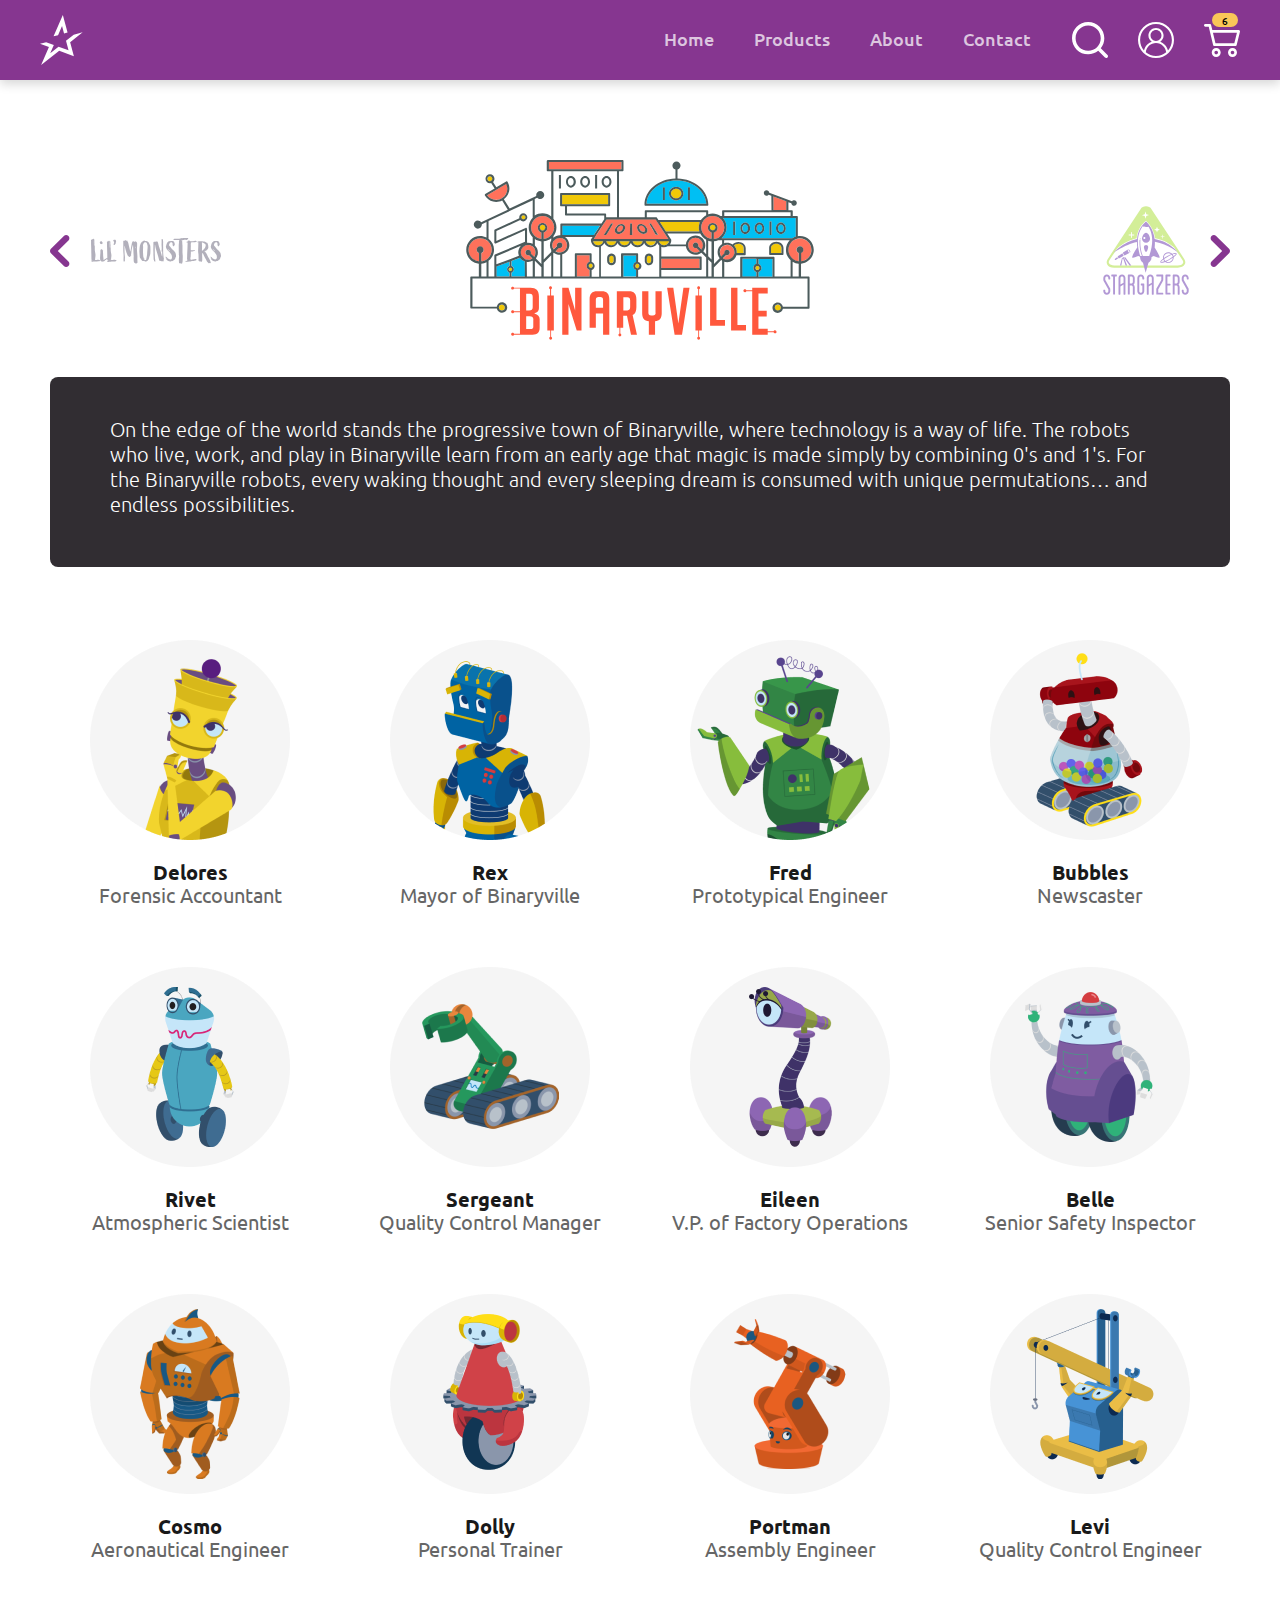
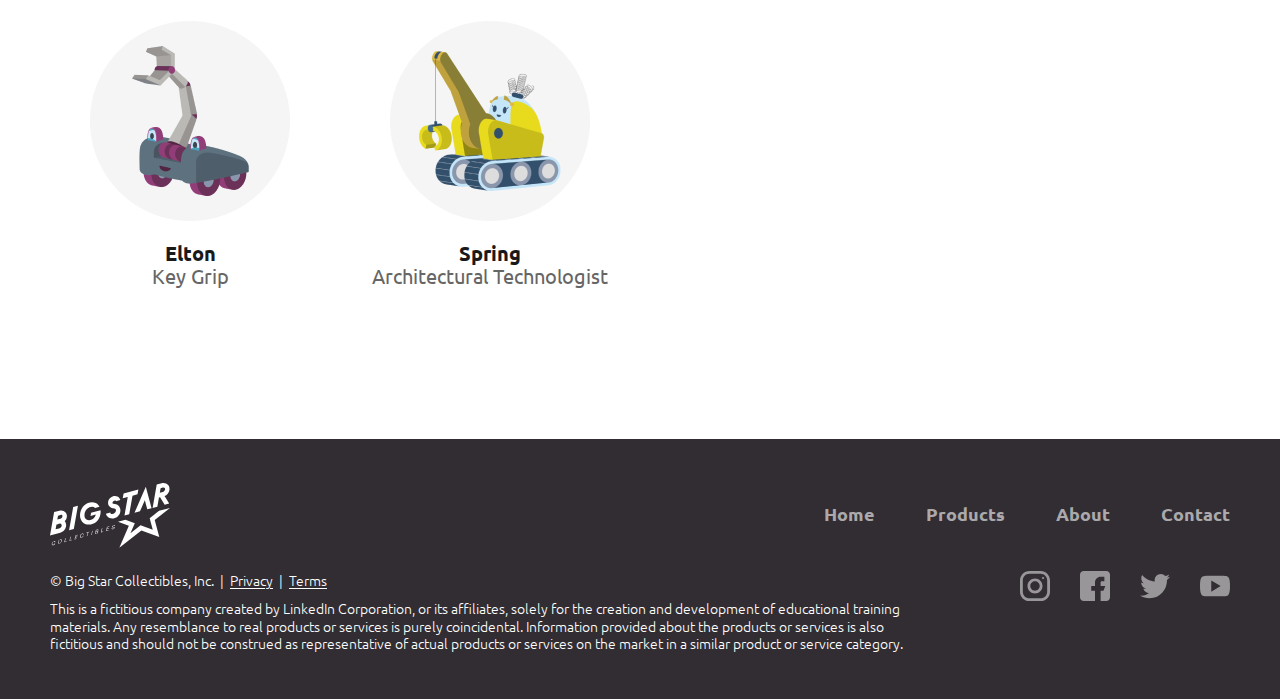
<file: website/Characters-by-Collection.html>
﻿<!DOCTYPE html>
<html lang="en">
<head>
	<meta charset="utf-8">
	<meta name="viewport" content="width=device-width, initial-scale=1, shrink-to-fit=no">
	<meta name="description" content="">
	<title>Characters of Binaryville | Big Star Collectibles</title>

	<!-- favicons -->
	<link rel="apple-touch-icon" sizes="57x57" href="images/favicons/apple-icon-57x57.png">
	<link rel="apple-touch-icon" sizes="60x60" href="images/favicons/apple-icon-60x60.png">
	<link rel="apple-touch-icon" sizes="72x72" href="images/favicons/apple-icon-72x72.png">
	<link rel="apple-touch-icon" sizes="76x76" href="images/favicons/apple-icon-76x76.png">
	<link rel="apple-touch-icon" sizes="114x114" href="images/favicons/apple-icon-114x114.png">
	<link rel="apple-touch-icon" sizes="120x120" href="images/favicons/apple-icon-120x120.png">
	<link rel="apple-touch-icon" sizes="144x144" href="images/favicons/apple-icon-144x144.png">
	<link rel="apple-touch-icon" sizes="152x152" href="images/favicons/apple-icon-152x152.png">
	<link rel="apple-touch-icon" sizes="180x180" href="images/favicons/apple-icon-180x180.png">
	<link rel="icon" type="image/png" sizes="192x192"  href="images/favicons/android-icon-192x192.png">
	<link rel="icon" type="image/png" sizes="32x32" href="images/favicons/favicon-32x32.png">
	<link rel="icon" type="image/png" sizes="96x96" href="images/favicons/favicon-96x96.png">
	<link rel="icon" type="image/png" sizes="16x16" href="images/favicons/favicon-16x16.png">
	<link rel="manifest" href="images/favicons/manifest.json">
	<meta name="msapplication-TileColor" content="#ffffff">
	<meta name="msapplication-TileImage" content="images/favicons/ms-icon-144x144.png">
	<meta name="theme-color" content="#ffffff">

	<!-- stylesheets -->
	<link rel="preconnect" href="https://fonts.googleapis.com">
	<link rel="preconnect" href="https://fonts.gstatic.com" crossorigin>
	<link rel="stylesheet" href="https://fonts.googleapis.com/css2?family=Ubuntu:ital,wght@0,300;0,400;0,500;0,700;1,500;1,700&family=Roboto:wght@700&display=swap">
	<link rel="stylesheet" href="css/plugins.css">
	<link rel="stylesheet" href="css/common.css?ver=2209301853">
	<link rel="stylesheet" href="css/collection.css?ver=2209071723">
</head>
<body>

	<div id="skip">
		<a href="#main">Skip to main content</a>
	</div>

	<header id="banner">
		<a href="./"><img src="images/logomark-big-star-white.svg" width="43" height="50" alt="Big Star Collectibles"></a>
		<nav aria-label="Site">
			<ul>
				<li><a href="./">Home</a></li>
				<li>
					<a href="Product-List.html">Products</a>
					<div class="wrapper">
						<figure>
							<figcaption>Characters</figcaption>
							<ul>
								<li><a href="Characters-by-Collection.html">All characters <span class="arrow" aria-hidden="true">&rarr;</span></a></li>
								<li><a href="Characters-by-Collection.html">Binaryville</a></li>
								<li><a href="Characters-by-Collection.html">Lil’ Monsters</a></li>
								<li><a href="Characters-by-Collection.html">Stargazers</a></li>
								<li><a href="Characters-by-Collection.html">Tech Heroes</a></li>
							</ul>
						</figure>
						<figure>
							<figcaption>Products</figcaption>
							<ul>
								<li><a href="Product-List.html">All products <span class="arrow" aria-hidden="true">&rarr;</span></a></li>
								<li><a href="Product-List.html">Aprons</a></li>
								<li><a href="Product-List.html">Framed Art</a></li>
								<li><a href="Product-List.html">Hats</a></li>
								<li><a href="Product-List.html">Mugs</a></li>
								<li><a href="Product-List.html">Notebooks</a></li>
								<li><a href="Product-List.html">Pillows</a></li>
								<li><a href="Product-List.html">Tote Bags</a></li>
								<li><a href="Product-List.html">Trading Cards</a></li>
								<li><a href="Product-List.html">Tshirts</a></li>
							</ul>
						</figure>
						<figure>
							<figcaption>Gifts by price</figcaption>
							<ul>
								<li><a href="#">Under $20</a></li>
								<li><a href="#">$20 – $30</a></li>
								<li><a href="#">$30 – $40</a></li>
								<li><a href="#">$40 – $50</a></li>
								<li><a href="#">Over $50</a></li>
							</ul>
						</figure>
					</div><!-- / .wrapper -->
				</li>
				<li>
					<a href="Static-About.html">About</a>
					<div class="wrapper">
						<figure>
							<figcaption>About Big Star Collectibles</figcaption>
							<ul>
								<li><a href="Static-About.html">About us</a></li>
								<li><a href="#">Our story</a></li>
								<li><a href="#">Our team</a></li>
								<li><a href="#">FAQ</a></li>
								<li><a href="#">Return policy</a></li>
								<li><a href="#">Press center</a></li>
								<li><a href="#">Privacy policy</a></li>
								<li><a href="#">Blog</a></li>
								<li><a href="Contact-Us.html">Contact us</a></li>
								<li>
									<figure>
										<figcaption>Follow us</figcaption>
										<ul>
											<li>
												<a href="#" target="_blank">
													<svg width="24" height="24" viewBox="0 0 24 24" role="img">
														<title>Instagram</title>
														<path aria-hidden="true" d="M16.5 0H7.5C3.35625 0 0 3.35625 0 7.5V16.5C0 20.6438 3.35625 24 7.5 24H16.5C20.6438 24 24 20.6438 24 16.5V7.5C24 3.35625 20.6438 0 16.5 0ZM21.75 16.5C21.75 19.3875 19.3875 21.75 16.5 21.75H7.5C4.6125 21.75 2.25 19.3875 2.25 16.5V7.5C2.25 4.6125 4.6125 2.25 7.5 2.25H16.5C19.3875 2.25 21.75 4.6125 21.75 7.5V16.5ZM12 6C8.68125 6 6 8.68125 6 12C6 15.3188 8.68125 18 12 18C15.3188 18 18 15.3188 18 12C18 8.68125 15.3188 6 12 6ZM12 15.75C9.9375 15.75 8.25 14.0625 8.25 12C8.25 9.9375 9.9375 8.25 12 8.25C14.0625 8.25 15.75 9.9375 15.75 12C15.75 14.0625 14.0625 15.75 12 15.75ZM19.2562 5.55C19.2562 6 18.9 6.35625 18.45 6.35625C18 6.35625 17.6437 6 17.6437 5.55C17.6437 5.1 18 4.74375 18.45 4.74375C18.9 4.74375 19.2562 5.1 19.2562 5.55Z" stroke-width="0" />
													</svg>
												</a>
											</li>
											<li>
												<a href="#" target="_blank">
													<svg width="24" height="24" viewBox="0 0 24 24" role="img">
														<title>Facebook</title>
														<path aria-hidden="true" d="M21 0H3C1.35 0 0 1.35 0 3V21C0 22.65 1.35 24 3 24H12V15.75H9V12H12V9C12 6.50625 14.0062 4.5 16.5 4.5H19.5V8.25H18C17.175 8.25 16.5 8.175 16.5 9V12H20.25L18.75 15.75H16.5V24H21C22.65 24 24 22.65 24 21V3C24 1.35 22.65 0 21 0Z" stroke-width="0" />
													</svg>
												</a>
											</li>
											<li>
												<a href="#" target="_blank">
													<svg width="24" height="24" viewBox="0 0 24 21" role="img">
														<title>Twitter</title>
														<path aria-hidden="true" d="M24 3.15015C23.1007 3.54359 22.1639 3.80589 21.171 3.9183C22.1827 3.31877 22.9696 2.34453 23.3255 1.20167C22.37 1.76374 21.3208 2.17591 20.2155 2.40074C19.3162 1.44523 18.0234 0.845703 16.6183 0.845703C13.9016 0.845703 11.7096 3.05648 11.7096 5.75437C11.7096 6.14781 11.7471 6.52252 11.822 6.87849C7.7377 6.69114 4.12178 4.72392 1.68618 1.745C1.25527 2.47568 1.01171 3.31877 1.01171 4.21807C1.01171 5.92299 1.89227 7.42181 3.20375 8.30238C2.41686 8.28364 1.62998 8.05882 0.974239 7.70284C0.974239 7.72158 0.974239 7.74032 0.974239 7.75905C0.974239 10.1572 2.67916 12.1244 4.90867 12.5928C4.51522 12.7052 4.06557 12.7614 3.61593 12.7614C3.29742 12.7614 2.97892 12.7427 2.67916 12.6865C3.31616 14.6349 5.11475 16.0588 7.26932 16.115C5.60187 17.4265 3.46604 18.2134 1.18033 18.2134C0.76815 18.2134 0.393443 18.1946 0 18.1384C2.19204 19.5249 4.77752 20.3305 7.56909 20.3305C16.6183 20.3305 21.5644 12.8363 21.5644 6.33516C21.5644 6.11034 21.5644 5.90425 21.5457 5.69816C22.5199 5.00495 23.3255 4.14313 24 3.15015Z" stroke-width="0" />
													</svg>
												</a>
											</li>
											<li>
												<a href="#" target="_blank">
													<svg width="24" height="24" viewBox="0 0 24 18" role="img">
														<title>YouTube</title>
														<path aria-hidden="true" d="M23.0048 2.36448C22.348 1.20111 21.6537 0.9947 20.2089 0.919644C18.7641 0.807059 15.1426 0.769531 12.009 0.769531C8.87541 0.769531 5.25394 0.807059 3.82787 0.90088C2.38304 0.9947 1.67 1.20111 1.01326 2.36448C0.337753 3.50909 0 5.51684 0 9.02573C0 12.5158 0.337753 14.5236 1.01326 15.6682C1.67 16.8316 2.38304 17.038 3.80911 17.1318C5.25394 17.2256 8.87541 17.2819 12.009 17.2819C15.1426 17.2819 18.7641 17.2256 20.1901 17.1506C21.635 17.0568 22.3293 16.8503 22.986 15.687C23.6615 14.5424 23.9993 12.5346 23.9993 9.04449C24.018 5.51684 23.6803 3.50909 23.0048 2.36448ZM9.00676 13.5291V4.52235L16.5124 9.02573L9.00676 13.5291Z" stroke-width="0" />
													</svg>
												</a>
											</li>
										</ul>
									</figure>
								</li>
							</ul>
						</figure>
					</div><!-- / .wrapper -->
				</li>
				<li><a href="Contact-Us.html">Contact</a></li>
			</ul>
			<button type="button"><img src="images/icon-menu.svg" width="30" height="24" alt="Site Navigation Panel"></button>
		</nav>
		<div id="search-widget">
			<button type="button" aria-expanded="false" aria-controls="search-popup"><img src="images/icon-search-white.svg" width="36" height="36" alt="Search Form"></button>
			<div id="search-popup" aria-hidden="true">
				<form method="post" role="search">
					<input type="search" aria-label="Enter product name" placeholder="Search&hellip;" tabindex="-1" required>
					<button type="submit" tabindex="-1">Search</button>
				</form>
				<button type="button" tabindex="-1"><img src="images/icon-xmark.svg" width="26" height="26" alt="Close"></button>
			</div>
		</div><!-- / #search-widget -->
		<a href="#"><img src="images/icon-user-v01-white.svg" width="36" height="36" alt="Account"></a>
		<button type="button">
			<img src="images/icon-shopping-cart-v01-white.svg" width="36" height="33" alt="Cart Panel">
			<span class="visually-hidden">(</span><span class="num">6</span> <span class="visually-hidden">items)</span>
		</button>
	</header>

	<main id="main">

		<section id="collection">
			<header>
				<img src="images/logo-Binaryville.svg" width="350" height="181" alt="Logo of Binaryville">
				<nav>
					<a href="Characters-by-Collection.html">
						<img src="images/icon-chevron-left-purpleviolet.svg" width="20" height="32" alt="">
						<img src="images/logo-Lil-Monsters.svg" width="130" height="26" alt="Lil’ Monsters">
					</a>
					<a href="Characters-by-Collection.html">
						<img src="images/logo-Stargazers.svg" width="86" height="89" alt="Stargazers">
						<img src="images/icon-chevron-left-purpleviolet.svg" width="20" height="32" alt="">
					</a>
				</nav>
			</header>
			<p>On the edge of the world stands the progressive town of Binaryville, where technology is a way of life. The robots who live, work, and play in Binaryville learn from an early age that magic is made simply by combining 0's and 1's. For the Binaryville robots, every waking thought and every sleeping dream is consumed with unique permutations&hellip; and endless possibilities.</p>
			<dl class="char-list">
				<div data-full-img="images/characters/Binaryville-Delores.svg">
					<dt id="name-delores">Delores</dt>
					<dd class="title">Forensic Accountant</dd>
					<dd class="avatar"><img src="images/characters/avatar-Binaryville-Delores.png" srcset="images/characters/avatar-Binaryville-Delores.png 1x, images/characters/avatar-Binaryville-Delores.svg 2x" width="200" height="200" alt="Avatar of Delores"></dd>
					<dd class="desc">Dolores robot is a computational genius who performs calculations for various Binaryville businesses and organizations. In her spare time, Dolores has been noodling on the creation of the perfect web browser that will make all other browsers obsolete. We're rooting for you, Dolores!</dd>
					<dd><a href="Character-Detail-Delores.html" id="more-delores" aria-labelledby="more-delores name-delores">See bio and products</a></dd>
				</div>
				<div data-full-img="images/characters/Binaryville-Rex.svg">
					<dt id="name-rex">Rex</dt>
					<dd class="title">Mayor of Binaryville</dd>
					<dd class="avatar"><img src="images/characters/avatar-Binaryville-Rex.png" srcset="images/characters/avatar-Binaryville-Rex.png 1x, images/characters/avatar-Binaryville-Rex.svg 2x" width="200" height="200" alt="Avatar of Rex"></dd>
					<dd class="desc">Rex is the Mayor of Binaryville and a well-loved personality in town. He rose to robotdom from a microprocessor plant on the south side of town, where many famous and influential robots before him were conceived.</dd>
					<dd><a href="Character-Detail-Delores.html" id="more-rex" aria-labelledby="more-rex name-rex">See bio and products</a></dd>
				</div>
				<div data-full-img="images/characters/Binaryville-Fred.svg">
					<dt id="name-fred">Fred</dt>
					<dd class="title">Prototypical Engineer</dd>
					<dd class="avatar"><img src="images/characters/avatar-Binaryville-Fred.png" srcset="images/characters/avatar-Binaryville-Fred.png 1x, images/characters/avatar-Binaryville-Fred.svg 2x" width="200" height="200" alt="Avatar of Fred"></dd>
					<dd class="desc">Fred is inquisitive and creative, and always conjuring up ways to improve Binaryville and the lives of its inhabitants. He's been at the forefront of many inventions, but has a special affinity for improving the world through alternative energy and green living. Fred's engineering collaborations with the City of Binaryville have helped the city reduce its energy consumption year over year, and he's twice been awarded the highly coveted Binaryville Medallion of Honor.</dd>
					<dd><a href="Character-Detail-Delores.html" id="more-fred" aria-labelledby="more-fred name-fred">See bio and products</a></dd>
				</div>
				<div data-full-img="images/characters/Binaryville-Bubbles.svg">
					<dt id="name-bubbles">Bubbles</dt>
					<dd class="title">Newscaster</dd>
					<dd class="avatar"><img src="images/characters/avatar-Binaryville-Bubbles.png" srcset="images/characters/avatar-Binaryville-Bubbles.png 1x, images/characters/avatar-Binaryville-Bubbles.svg 2x" width="200" height="200" alt="Avatar of Bubbles"></dd>
					<dd class="desc">Bubble Gum robot, or “Bubbles” for short, is from a family of track-footed robots that ­originated from an experiment melding candy vending machines with robotics in the early 1980s. Bubbles is a favorite of Binaryville, not just because she generously dispenses candy, but also because she has one of the more "bubbly" personalities of the villagers.</dd>
					<dd><a href="Character-Detail-Delores.html" id="more-bubbles" aria-labelledby="more-bubbles name-bubbles">See bio and products</a></dd>
				</div>
				<div data-full-img="images/characters/Binaryville-Rivet.svg">
					<dt id="name-rivet">Rivet</dt>
					<dd class="title">Atmospheric Scientist</dd>
					<dd class="avatar"><img src="images/characters/avatar-Binaryville-Rivet.png" srcset="images/characters/avatar-Binaryville-Rivet.png 1x, images/characters/avatar-Binaryville-Rivet.svg 2x" width="200" height="200" alt="Avatar of Rivet"></dd>
					<dd class="desc">Rivet descended from an assembly line of amphibious robots, but never quite took to deep water - though he does love rolling around in mucky marshes and soaking up the mud on vacation. With his advanced temperature sensors and all-weather construction, he's often dispatched to remote regions all around the world to help with disaster relief work.</dd>
					<dd><a href="Character-Detail-Delores.html" id="more-rivet" aria-labelledby="more-rivet name-rivet">See bio and products</a></dd>
				</div>
				<div data-full-img="images/characters/Binaryville-Sergeant.svg">
					<dt id="name-sergeant">Sergeant</dt>
					<dd class="title">Quality Control Manager</dd>
					<dd class="avatar"><img src="images/characters/avatar-Binaryville-Sergeant.png" srcset="images/characters/avatar-Binaryville-Sergeant.png 1x, images/characters/avatar-Binaryville-Sergeant.svg 2x" width="200" height="200" alt="Avatar of Sergeant"></dd>
					<dd class="desc">Sergeant is always nearby to lend a helping claw to his fellow factory automation friends. Being able to pull 20,000 pounds has its distinct advantages, and Sergeant is never bored. He also serves the City of Binaryville as an emergency services volunteer. His strength, determination, and kindness have saved the day on many occasions.</dd>
					<dd><a href="Character-Detail-Delores.html" id="more-sergeant" aria-labelledby="more-sergeant name-sergeant">See bio and products</a></dd>
				</div>
				<div data-full-img="images/characters/Binaryville-Eileen.svg">
					<dt id="name-eileen">Eileen</dt>
					<dd class="title">V.P. of Factory Operations</dd>
					<dd class="avatar"><img src="images/characters/avatar-Binaryville-Eileen.png" srcset="images/characters/avatar-Binaryville-Eileen.png 1x, images/characters/avatar-Binaryville-Eileen.svg 2x" width="200" height="200" alt="Avatar of Eileen"></dd>
					<dd class="desc">Binaryville's Advanced Robotics Assembly Division has become a highly profitable manufacturer of automation technology under Eileen's watchful managerial eye. While Eileen has high standards and leaves nothing to chance when overseeing the factory floor, she's also known for being exceptionally fair, supportive, and communicative with her team members. In her off hours, she enjoys stargazing and astronomy.</dd>
					<dd><a href="Character-Detail-Delores.html" id="more-eileen" aria-labelledby="more-eileen name-eileen">See bio and products</a></dd>
				</div>
				<div data-full-img="images/characters/Binaryville-Belle.svg">
					<dt id="name-belle">Belle</dt>
					<dd class="title">Senior Safety Inspector</dd>
					<dd class="avatar"><img src="images/characters/avatar-Binaryville-Belle.png" srcset="images/characters/avatar-Binaryville-Belle.png 1x, images/characters/avatar-Binaryville-Belle.svg 2x" width="200" height="200" alt="Avatar of Belle"></dd>
					<dd class="desc">Belle is a safety inspector at Binaryville's Advanced Robotics Assembly Division, and while she doesn't particularly like to toot her own horn, her job does require blaring her siren and flashing her warning light whenever a safety concern is discovered. Belle is proud that she helps keep residents of Binaryville safe and sound. Belle's extracurricular activities include gardening, knitting, and volunteering with the local Robot Scouts chapter, where she teaches outdoor safety.</dd>
					<dd><a href="Character-Detail-Delores.html" id="more-belle" aria-labelledby="more-belle name-belle">See bio and products</a></dd>
				</div>
				<div data-full-img="images/characters/Binaryville-Cosmo.svg">
					<dt id="name-cosmo">Cosmo</dt>
					<dd class="title">Aeronautical Engineer</dd>
					<dd class="avatar"><img src="images/characters/avatar-Binaryville-Cosmo.png" srcset="images/characters/avatar-Binaryville-Cosmo.png 1x, images/characters/avatar-Binaryville-Cosmo.svg 2x" width="200" height="200" alt="Avatar of Cosmo"></dd>
					<dd class="desc">For an esteemed aeronautical engineer who piloted the first ever flight to Mars from Binaryville (or anywhere), Cosmo is one of the most down-to-earth folks you'll ever meet. His favorite pastimes are playing bingo, soaking up the sun at Binaryville Beach, and reading spy novels.</dd>
					<dd><a href="Character-Detail-Delores.html" id="more-cosmo" aria-labelledby="more-cosmo name-cosmo">See bio and products</a></dd>
				</div>
				<div data-full-img="images/characters/Binaryville-Dolly.svg">
					<dt id="name-dolly">Dolly</dt>
					<dd class="title">Personal Trainer</dd>
					<dd class="avatar"><img src="images/characters/avatar-Binaryville-Dolly.png" srcset="images/characters/avatar-Binaryville-Dolly.png 1x, images/characters/avatar-Binaryville-Dolly.svg 2x" width="200" height="200" alt="Avatar of Dolly"></dd>
					<dd class="desc">Dolly is Binaryville's local fitness guru with the huge "can-do" attitude. Her aerobics and spinning classes at the local gym are booked weeks in advance, and she's a popular personal trainer who's inspired many folks to improve their lives through exercise and healthful eating. In her off-hours, Dolly can be found at the hottest karaoke spots in Binaryville. (Yes, there's more than one!)</dd>
					<dd><a href="Character-Detail-Delores.html" id="more-dolly" aria-labelledby="more-dolly name-dolly">See bio and products</a></dd>
				</div>
				<div data-full-img="images/characters/Binaryville-Portman.svg">
					<dt id="name-portman">Portman</dt>
					<dd class="title">Assembly Engineer</dd>
					<dd class="avatar"><img src="images/characters/avatar-Binaryville-Portman.png" srcset="images/characters/avatar-Binaryville-Portman.png 1x, images/characters/avatar-Binaryville-Portman.svg 2x" width="200" height="200" alt="Avatar of Portman"></dd>
					<dd class="desc">When not assembling tiny computer parts with pinpoint accuracy and commendable speed, Oscar, a diehard Denver Broncos fan, lives for watching Broncos games and managing their fan club. He also dabbles in art, and especially enjoys painting on grains of rice, where he can relax into a trance-like state and focus for hours.</dd>
					<dd><a href="Character-Detail-Delores.html" id="more-portman" aria-labelledby="more-portman name-portman">See bio and products</a></dd>
				</div>
				<div data-full-img="images/characters/Binaryville-Levi.svg">
					<dt id="name-levi">Levi</dt>
					<dd class="title">Quality Control Engineer</dd>
					<dd class="avatar"><img src="images/characters/avatar-Binaryville-Levi.png" srcset="images/characters/avatar-Binaryville-Levi.png 1x, images/characters/avatar-Binaryville-Levi.svg 2x" width="200" height="200" alt="Avatar of Levi"></dd>
					<dd class="desc">Levi is a fixture in the Advanced Robotics Assembly Division where he’s skilled in picking out defective parts and sorting them for recycle. He’s known as an expert in quality control and has written several successful books on the subject. While his job requires absolute concentration and meticulous attention to details, he enjoys a more disorganized home life and takes on new hobbies as curiosity strikes.</dd>
					<dd><a href="Character-Detail-Delores.html" id="more-levi" aria-labelledby="more-levi name-levi">See bio and products</a></dd>
				</div>
				<div data-full-img="images/characters/Binaryville-Elton.svg">
					<dt id="name-elton">Elton</dt>
					<dd class="title">Key Grip</dd>
					<dd class="avatar"><img src="images/characters/avatar-Binaryville-Elton.png" srcset="images/characters/avatar-Binaryville-Elton.png 1x, images/characters/avatar-Binaryville-Elton.svg 2x" width="200" height="200" alt="Avatar of Elton"></dd>
					<dd class="desc">Elton’s a key grip in the Binaryville movie industry, where he’s known for his expert lighting and camera operation. He’s also experienced in front of the camera and enjoys taking acting lessons. If you look closely, you’ll see him as an extra or in cameo roles in several movies, including Automation Man and Factory Blues.</dd>
					<dd><a href="Character-Detail-Delores.html" id="more-elton" aria-labelledby="more-elton name-elton">See bio and products</a></dd>
				</div>
				<div data-full-img="images/characters/Binaryville-Spring.svg">
					<dt id="name-spring">Spring</dt>
					<dd class="title">Architectural Technologist</dd>
					<dd class="avatar"><img src="images/characters/avatar-Binaryville-Spring.png" srcset="images/characters/avatar-Binaryville-Spring.png 1x, images/characters/avatar-Binaryville-Spring.svg 2x" width="200" height="200" alt="Avatar of Spring"></dd>
					<dd class="desc">Some of the most beautiful buildings and bridges in Binaryville and beyond were built under Spring’s trusty care. Her steady reach, precision, and attention-to-detail are behind many architectural masterpieces. When not serving as the go-to bot for raising pillars, sculptures, and other priceless adornments, Spring is a dedicated member of the Binaryville Volunteer Firefighters.</dd>
					<dd><a href="Character-Detail-Delores.html" id="more-spring" aria-labelledby="more-spring name-spring">See bio and products</a></dd>
				</div>
			</dl>
		</section>

	</main>

	<footer id="continfo">
		<nav aria-label="Supplementary">
			<ul>
				<li><a href="./">Home</a></li>
				<li><a href="Product-List.html">Products</a></li>
				<li><a href="Static-About.html">About</a></li>
				<li><a href="Contact-Us.html">Contact</a></li>
			</ul>
		</nav>
		<figure>
			<figcaption>Follow us</figcaption>
			<ul>
				<li><a href="#" target="_blank"><img src="images/icon-instagram-white.svg" width="30" height="30" alt="Instagram"></a></li>
				<li><a href="#" target="_blank"><img src="images/icon-facebook-white.svg" width="30" height="30" alt="Facebook"></a></li>
				<li><a href="#" target="_blank"><img src="images/icon-twitter-white.svg" width="30" height="30" alt="Twitter"></a></li>
				<li><a href="#" target="_blank"><img src="images/icon-youtube-white.svg" width="30" height="30" alt="YouTube"></a></li>
			</ul>
		</figure>
		<img src="images/logo-big-star-H.svg" width="120" height="65" alt="Logo of Big Star Collectibles">
		<p><small>&copy; Big Star Collectibles, Inc. &nbsp;|&nbsp; <a href="#">Privacy</a> &nbsp;|&nbsp; <a href="#">Terms</a></small></p>
		<p><small>This is a fictitious company created by LinkedIn Corporation, or its affiliates, solely for the creation and development of educational training materials. Any resemblance to real products or services is purely coincidental. Information provided about the products or services is also fictitious and should not be construed as representative of actual products or services on the market in a similar product or service category.</small></p>
	</footer>

	<div id="nav-panel" role="dialog" aria-modal="true" aria-label="Site Navigation Panel">
		<button type="button"><img src="images/icon-xmark.svg" width="26" height="26" alt="Close"></button>
		<div id="search-widget-mobile">
			<button type="button" aria-expanded="false" aria-controls="search-popup-mobile" aria-label="Search Form">
				<img src="images/icon-search-dark.svg" width="22" height="22" alt="">
				Search
			</button>
			<div id="search-popup-mobile" aria-hidden="true">
				<form method="post" role="search">
					<input type="search" aria-label="Enter product name" placeholder="Search&hellip;" tabindex="-1" required>
					<button type="submit" tabindex="-1"><img src="images/icon-arrow-right-grape.svg" width="17" height="14" alt="Search"></button>
				</form>
			</div>
		</div><!-- / #search-widget-mobile -->
		<a href="#">
			<img src="images/icon-user-v01-dark.svg" width="22" height="22" alt="">
			Account
		</a>
		<a href="Cart.html">
			<img src="images/icon-shopping-cart-v01-dark.svg" width="22" height="21" alt="">
			Cart <small>(6 items)</small>
		</a>
	</div><!-- / #nav-panel -->

	<div id="cart-panel" role="dialog" aria-modal="true" aria-labelledby="label-cart-panel">
		<button type="button"><img src="images/icon-xmark.svg" width="16" height="16" alt="Close"></button>
		<h1 id="label-cart-panel">My Shopping Cart <small>(6 items)</small></h1>
		<table>
			<thead>
				<tr>
					<th>Image</th>
					<th>Name</th>
					<th>Details</th>
					<th>Quantity</th>
					<th>Unit Price</th>
					<th>Total</th>
					<th>Action</th>
				</tr>
			</thead>
			<tbody>
				<tr>
					<td class="image"><a href="Product-Detail.html" role="presentation" tabindex="-1"><img src="images/products/binaryville-mug-dolores-white.svg" alt="A white Delores mug" style="padding: 0 10%;"></a></td>
					<td class="name"><a href="Product-Detail.html">Delores Mug</a></td>
					<td class="dets">Color: White</td>
					<td class="qty">4</td>
					<td class="unit">$16.00</td>
					<td class="total">$64.00</td>
					<td class="action"><button type="button"><img src="images/icon-xmark.svg" width="12" height="12" alt="Remove"></button></td>
				</tr>
				<tr>
					<td class="image"><a href="Product-Detail.html" role="presentation" tabindex="-1"><img src="images/products/binaryville-hat-dolores-black.svg" alt="A black Delores hat" style="padding: 0 7.5%;"></a></td>
					<td class="name"><a href="Product-Detail.html">Delores Hat</a></td>
					<td class="dets">Color: Black</td>
					<td class="qty">1</td>
					<td class="unit">$30.00</td>
					<td class="total">$30.00</td>
					<td class="action"><button type="button"><img src="images/icon-xmark.svg" width="12" height="12" alt="Remove"></button></td>
				</tr>
				<tr>
					<td class="image"><a href="Product-Detail.html" role="presentation" tabindex="-1"><img src="images/products/stargazers-tote-charmaine.svg" alt="A white Charmaine tote bag" style="padding: 0 8.75%;"></a></td>
					<td class="name"><a href="Product-Detail.html">Charmaine Tote Bag</a></td>
					<td class="dets"></td>
					<td class="qty">1</td>
					<td class="unit">$18.50</td>
					<td class="total">$18.50</td>
					<td class="action"><button type="button"><img src="images/icon-xmark.svg" width="12" height="12" alt="Remove"></button></td>
				</tr>
			</tbody>
			<tfoot>
				<tr>
					<td colspan="7">Subtotal $112.50</td>
				</tr>
			</tfoot>
		</table>
		<footer>
			<a href="Cart.html" class="button lg bordered violet">See cart</a>
			<a href="#" class="button lg solid gold">Checkout now</a>
			<p>or <a role="button" tabindex="0">continue shopping</a></p>
		</footer>
	</div><!-- / #cart-panel -->

	<div id="quick-view" role="dialog" aria-modal="true" aria-labelledby="label-quick-view" aria-describedby="desc-quick-view">
		<button type="button"><img src="images/icon-xmark.svg" width="24" height="24" alt="Close"></button>
		<div class="wrapper">
			<header>
				<h1 id="label-quick-view">null</h1>
				<p id="desc-quick-view"></p>
			</header>
			<p></p>
			<a href="" class="button lg solid gold" id="more-quick-view" aria-labelledby="more-quick-view label-quick-view">See bio and products</a>
		</div>
		<div class="wrapper">
			<img src="images/logomark-big-star-white.svg" alt="">
		</div>
	</div><!-- / #quick-view -->

	<script src="js/plugins.js?ver=2209212222"></script>
	<script src="js/main.js?ver=2209301853"></script>

</body>
</html>
</file>
<file: website/css/common.css>
/*-----------------------------------------------------

    Title :  Big Star Collectibles
    Usage :  common styles
    Edited:  2022-09-30

-------------------------------------------------------

    1. reset
    2. variables
    3. default
       3.1. typography
       3.2. utilities
       3.3. buttons
       3.4. modal dialog
       3.5. form elements
       3.6. breadcrumb
       3.7. product list
       3.8. rating
       3.9. radio menu widget
       3.10. character list
    4. containers
    5. skip link
    6. banner
       6.1. My Shopping Cart panel
    7. main content
       7.1. products
    8. content info
    9. responsive (1024px)
   10. responsive ( 991px)
   11. responsive ( 767px)

-------------------------------------------------------*/



/*  1. reset
-------------------------------------------------------*/

* {
	margin: 0;
	padding: 0;
	box-sizing: border-box;
	transition-property: visibility, opacity, color, text-decoration-color, background-color, border-color, box-shadow;
	transition-duration: var(--trans-dur);
	}

svg {
	transition-property: fill, stroke;
	}

html {
	font-size: 62.5%;
	line-height: 1.25;
	}

h1, h2, h3, h4, h5, h6,
input, select, button, textarea,
small {
	font-size: 100%;
	}

::marker {
	color: transparent;
	font-size: 0;
	}

img, svg, video, iframe {
	max-width: 100%;
	}

img, fieldset, iframe {
	border-width: 0;
	}

table {
	border-collapse: collapse;
	border-spacing: 0;
	}

input, select, textarea, button {
	color: inherit;
	font-weight: inherit;
	line-height: inherit;
	font-family: inherit;
	text-transform: inherit;
	background-color: transparent;
	border-width: 0;
	border-radius: 0;
	}

::-webkit-search-cancel-button,
::-webkit-outer-spin-button,
::-webkit-inner-spin-button {
	-webkit-appearance: none;
	}

input[type="number"] {
	-moz-appearance: textfield;
	}

select {
	-webkit-appearance: none;
	   -moz-appearance: none;
	        appearance: none;
	cursor: pointer;
	}

@-moz-document url-prefix() {
select {
	text-indent: -2px;
	}
}

textarea {
	-webkit-appearance: none;
	overflow: auto;
	resize: vertical;
	border-radius: 0;
	}

button {
	cursor: pointer;
	overflow: visible;
	}



/*  2. variables
-------------------------------------------------------*/

html {
	--dist-min-cont-edge: 20px;
	--width-content: 1180px;
	--width-gutter: 20px;
	--padding-inline-center-content: max(var(--dist-min-cont-edge), (100% - var(--width-content)) / 2);
	--width-center-section: min(var(--width-content), 100% - var(--dist-min-cont-edge) * 2);
	--color-body: #666;
	--color-gold: #f9c658;
	--color-grape: #733682;
	--color-purpleviolet: #863690;
	--color-violet: #2E1760;
	--color-dark: #191919;
	--color-gray: #666;
	--color-silver: #999;
	--color-whitesmoke: #f5f5f5;
	--color-heading: var(--color-dark);
	--color-link-static: var(--color-purpleviolet);
	--color-link-hover: var(--color-purpleviolet);
	--color-danger: #c00;
	--color-border: #ccc;
	--color-inactive: #767676;
	--text-deco-line: underline;
	--text-deco-color-static: transparent;
	--text-deco-color-hover: currentColor;
	--color-link-background-hover: #EAE1EC;
	--color-placeholder: #666;
	--font-body: Ubuntu, sans-serif;
	--trans-dur: 250ms;
	}



/*  3. default
-------------------------------------------------------*/

.no-outline {
	outline-style: none;
	}

[aria-hidden="true"].arrow {
	font-weight: 400;
	font-family: Tahoma;
	}

.button > [aria-hidden="true"].arrow::before {
	content: "\00a0";
	}



/*  3.1. typography
-------------------------------------------------------*/

@font-face {
	font-family: "Vesper Libre";
	font-style: normal;
	font-display: swap;
	font-weight: 400;
	src: local("Vesper Libre Regular"),
	     local("Vesper Libre-Regular"),
	     url(../fonts/VesperLibre-Regular.ttf) format("truetype");
}

body {
	color: var(--color-body);
	font-weight: 300;
	font-family: var(--font-body);
	}

h1, h2, h3, h4, h5, h6, dt {
	color: var(--color-heading);
	}

a {
	cursor: pointer;
	color: var(--color-link-static);
	text-decoration-thickness: 1px;
	text-decoration-line: var(--text-deco-line);
	text-decoration-color: var(--text-deco-color-static);
	text-underline-offset: 0.138em;
	}

a:is(:hover, :focus) {
	color: var(--color-link-hover);
	text-decoration-color: var(--text-deco-color-hover);
	background-color: var(--color-link-background-hover);
	}

::placeholder {
	opacity: 1;
	color: var(--color-placeholder);
	}



/*  3.2. utilities
-------------------------------------------------------*/

.visually-hidden {
	position: absolute;
	top: -5000px;
	left: -5000px;
	width: 1px;
	height: 1px;
	overflow: hidden;
	}



/*  3.3. buttons
-------------------------------------------------------*/

.button {
	flex-shrink: 0;
	display: inline-flex;
	justify-content: center;
	align-items: center;
	padding: 0 1.6rem;
	height: 46px;
	font-weight: 400;
	font-size: 2rem;
	text-decoration-line: none;
	border-radius: 4px;
	text-align: center;
	}

.button.lg {
	font-weight: 700;
	font-size: 2.2rem;
	height: 60px;
	}


/*  solid  */

:where(.button).solid {
	background-color: var(--color-background-static);
	}

.button:is(:hover, :focus, .active).solid {
	background-color: var(--color-background-hover);
	}


/*  solid - gold  */

.button.solid.gold {
	--color-background-static: var(--color-gold);
	--color-background-hover: #E5B244;
	color: var(--color-dark);
	}


/*  solid - white  */

.button.solid.white {
	--color-background-static: #fff;
	--color-background-hover: #EBEBEB;
	color: var(--color-dark);
	}


/*  bordered  */

:where(.button).bordered {
	background-color: transparent;
	}

.button:is(:hover, :focus, .active).bordered {
	background-color: var(--color-background-hover);
	}


/*  bordered - grape  */

:where(.button.bordered).grape {
	--color-background-hover: var(--color-whitesmoke);
	color: var(--color-grape);
	border: 1px solid var(--color-grape);
	}


/*  bordered - violet  */

:where(.button.bordered).violet {
	--color-background-hover: var(--color-whitesmoke);
	color: var(--color-purpleviolet);
	border: 1px solid var(--color-purpleviolet);
	}



/*  3.4. modal dialog
-------------------------------------------------------*/

.dialog-backdrop {
	position: fixed;
	top: 0;
	left: 0;
	z-index: 99;
	display: flex;
	justify-content: center;
	align-items: center;
	padding: var(--dist-min-cont-edge);
	opacity: 0;
	width: 100%;
	height: 100%;
	overflow: auto;
	pointer-events: none;
	background-color: rgba(0, 0, 0, 0.4);
	}

.dialog-backdrop.active {
	opacity: 1;
	pointer-events: auto;
	}

:not(.dialog-backdrop) > [role="dialog"] {
	display: none !important;
	}

.dialog-backdrop > div {
	margin: auto;
	}



/*  3.5. form elements
-------------------------------------------------------*/

legend {
	margin-bottom: 1.2rem;
	font-size: 1.6rem;
	}

.invalid-inside > legend {
	position: absolute;
	left: -5000px;
	}

.invalid-inside {
	display: flex;
	flex-direction: column;
	align-items: flex-start;
	}

[type="radio"] {
	position: absolute;
	-webkit-appearance: none;
	        appearance: none;
	margin-top: 0.2rem;
	pointer-events: none;
	width: 22px;
	height: 22px;
	border-radius: 50%;
	}

[type="checkbox"] {
	position: absolute;
	-webkit-appearance: none;
	        appearance: none;
	margin-top: 0.2rem;
	pointer-events: none;
	width: 22px;
	height: 22px;
	border-radius: 3.5px;
	}

form label,
.error-message {
	cursor: default;
	font-size: 1.6rem;
	}

form :is([type="radio"], [type="checkbox"]) + label {
	position: relative;
	display: inline-flex;
	column-gap: 16px;
	cursor: pointer;
	font-size: 2rem;
	line-height: 1.25;
	}

.invalid-inside > label {
	position: absolute;
	left: -5000px;
	}

form [type="radio"] + label::before {
	content: "";
	position: relative;
	top: 0.2rem;
	flex-shrink: 0;
	padding: 2px;
	box-sizing: border-box;
	width: 22px;
	height: 22px;
	background-clip: content-box;
	border: 1px solid var(--color-border);
	border-radius: 50%;
	transition-property: background-color, border-color;
	transition-duration: var(--trans-dur);
	}

form [type="radio"]:checked + label::before {
	background-color: var(--color-purpleviolet);
	}

form [type="radio"]:not(:checked) + label:hover::before {
	border-color: var(--color-gray);
	}

form [type="checkbox"] + label > svg {
	position: relative;
	top: 0.2rem;
	flex-shrink: 0;
	border-radius: 3.5px;
	}

form [type="checkbox"] + label > svg > rect {
	stroke: var(--color-border);
	fill: transparent;
	transition-property: stroke, fill;
	}

form [type="checkbox"]:checked + label > svg > rect {
	stroke: var(--color-purpleviolet);
	fill: var(--color-purpleviolet);
	}

form [type="checkbox"]:not(:checked) + label:hover > svg > rect {
	stroke: var(--color-gray);
	}

form [type="checkbox"] + label > svg > path {
	stroke-width: 0;
	fill: #fff;
	}

:is(label, legend) > [aria-hidden="true"] {
	color: var(--color-danger);
	}

.invalid-inside > .error-message {
	order: -1;
	margin-top: 0 !important;
	color: var(--color-danger);
	}

.invalid-inside > .error-message + .error-message {
	position: absolute;
	left: -5000px;
	}

fieldset.invalid-inside > .error-message {
	margin-bottom: 1.2rem;
	}

.single-line {
	position: relative;
	display: flex;
	margin-top: 1.2rem;
	width: 100%;
	}

.single-line > input {
	display: block;
	padding: 0 20px;
	width: 100%;
	height: 60px;
	color: var(--color-dark);
	font-size: 2rem;
	border: 1px solid var(--color-border);
	border-radius: 6px;
	}

.single-line > select {
	display: block;
	padding: 0 20px;
	width: 100%;
	height: 60px;
	color: var(--color-dark);
	font-size: 2rem;
	border: 1px solid var(--color-border);
	border-radius: 6px;
	}

.single-line > select.placeholder-shown {
	color: inherit;
	}

.single-line > select + svg {
	position: absolute;
	top: calc(50% - 6px);
	right: 20px;
	pointer-events: none;
	fill: var(--color-body);
	}

.single-line > select:is(:hover, :focus) + svg {
	fill: var(--color-purpleviolet);
	}

textarea {
	display: block;
	margin-top: 1.2rem;
	padding: 16px 20px;
	width: 100%;
	min-height: 220px;
	color: var(--color-dark);
	font-size: 2rem;
	border: 1px solid var(--color-border);
	border-radius: 6px;
	}

.invalid-inside [aria-invalid="true"] {
	padding-right: 19px;
	padding-left: 19px;
	background-color: #FFE9F1;
	border-width: 2px;
	border-color: var(--color-danger);
	}

.qty-widget {
	display: inline-flex;
	align-items: center;
	}

.qty-widget > svg {
	-webkit-user-select: none;
	    -ms-user-select: none;
	        user-select: none;
	position: relative;
	top: 0.1rem;
	cursor: pointer;
	fill: #ccc;
	stroke: #ccc;
	}

.qty-widget > svg:hover {
	fill: var(--color-purpleviolet);
	stroke: var(--color-purpleviolet);
	}

.qty-widget > input {
	width: 50px;
	height: 28px;
	color: var(--color-dark);
	font-size: 2.2rem;
	text-align: center;
	}



/*  3.6. breadcrumb
-------------------------------------------------------*/

main > nav[aria-label="Breadcrumb"] {
	margin: 0 auto;
	padding-top: 80px;
	width: var(--width-center-section);
	}

[aria-label="Breadcrumb"] > ol {
	--color-link-static: var(--color-body);
	display: flex;
	cursor: default;
	font-weight: 400;
	font-size: 1.4rem;
	}

[aria-label="Breadcrumb"] li > span[aria-hidden]::after {
	content: "\00a0";
	}



/*  3.7. product list
-------------------------------------------------------*/

.prod-list {
	--color-link-hover: var(--color-heading);
	--color-link-background-hover: transparent;
	--text-deco-line: none;
	display: grid;
	grid-template-columns: repeat(auto-fit, minmax(250px, 1fr));
	gap: 59px 20px;
	}

.prod-list > div {
	display: flex;
	flex-direction: column;
	transform: scale(1);
	}

.prod-list dt {
	--color-link-static: var(--color-heading);
	margin: 1.2rem 0 1.1rem;
	font-weight: 400;
	font-size: 2rem;
	}

.prod-list dt + dd { /* thumbnail */
	order: -1;
	width: 100%;
	}

.prod-list dt + dd > a {
	position: relative;
	display: block;
	padding-top: 100%;
	width: 100%;
	overflow: hidden;
	background-color: var(--color-whitesmoke);
	border-radius: 6px;
	}

.prod-list dt + dd > a::before {
	content: "";
	position: fixed;
	top: 0;
	left: 0;
	z-index: 1;
	width: 100%;
	height: 100%;
	}

.prod-list a > img {
	position: absolute;
	top: 0;
	left: 0;
	width: 100%;
	height: 100%;
	}

.prod-list dt + dd > a::after {
	content: "";
	position: absolute;
	top: 0;
	left: 0;
	box-sizing: border-box;
	opacity: 0;
	width: 100%;
	height: 100%;
	border: 1px solid var(--color-purpleviolet);
	border-radius: 6px;
	transition-property: opacity;
	transition-duration: var(--trans-dur);
	}

.prod-list > div:is(:hover, :focus-within) dt + dd > a::after {
	opacity: 1;
	}

.prod-list .offer {
	order: 5;
	margin-top: 1.3rem;
	color: var(--color-dark);
	font-weight: 300;
	font-size: 2.6rem;
	}

.prod-list .desc {
	display: -webkit-box;
	-webkit-box-orient: vertical;
	-webkit-line-clamp: 3;
	margin: 1.2rem 0 auto;
	overflow: hidden;
	font-size: 1.6rem;
	}



/*  3.8. rating
-------------------------------------------------------*/

.rating {
	display: flex;
	font-weight: 400;
	font-size: 1.3rem;
	}

.rating > img {
	position: relative;
	top: 0.1rem;
	margin-right: 5px;
	}

.rating > :nth-last-of-type(2) + img {
	margin-right: 10px;
	}

.rating > img.nonscoring {
	opacity: 0.3;
	}

.rating > a {
	margin-left: 1.4rem;
	}



/*  3.9. radio menu widget
-------------------------------------------------------*/

.radio-menu-widget > [role="menu"]:not([tabindex="-1"]) {
	display: none;
	}



/*  3.10. character list
-------------------------------------------------------*/

.char-list {
	display: grid;
	grid-template-columns: repeat(auto-fit, minmax(250px, 1fr));
	gap: 20px;
	}

.char-list > div {
	position: relative;
	display: flex;
	flex-direction: column;
	align-items: center;
	padding: 20px;
	line-height: 1.149;
	text-align: center;
	border-radius: 6px;
	}

.char-list > div:is(:hover, :focus-within) {
	background-color: #EBEBEB;
	}

.char-list dt {
	margin-top: 2.1rem;
	font-weight: 700;
	font-size: 2rem;
	}

.char-list .title {
	margin: 0 -21px;
	font-weight: 400;
	font-size: 2rem;
	}

.char-list .avatar {
	order: -1;
	display: flex;
	justify-content: center;
	}

.char-list .desc {
	display: none;
	}

.char-list dd > a {
	--color-link-background-hover: transparent;
	position: absolute;
	top: 0;
	left: 0;
	width: 100%;
	height: 100%;
	overflow: hidden;
	text-indent: -5000px;
	}

.char-list .modal-opener {
	--color-background-hover: #fff;
	position: absolute;
	top: 175px;
	margin-left: -71px;
	width: 142px;
	opacity: 0;
	background-color: #fff;
	}

.char-list > div:is(:hover, :focus-within) .modal-opener {
	opacity: 1;
	}

#quick-view {
	position: relative;
	display: flex;
	padding: 60px;
	width: min(980px, 100%);
	min-height: 500px;
	background-color: #fff;
	border-radius: 6px;
	filter: drop-shadow(0 10px 40px rgba(0, 0, 0, 0.4));
	}

#quick-view > button { /* Close */
	position: absolute;
	top: 20px;
	right: 20px;
	display: flex;
	opacity: 0.9;
	}

#quick-view > :nth-of-type(1).wrapper {
	width: 440px;
	}

#quick-view h1 {
	font-weight: 400;
	font-size: 6rem;
	}

#quick-view header > p {
	margin-top: 0.2rem;
	font-size: 2rem;
	}

#quick-view .wrapper > p {
	margin-top: 1.1rem;
	font-size: 1.6rem;
	}

#quick-view .button {
	margin-top: 4rem;
	min-width: 290px;
	}

#quick-view > :nth-of-type(2).wrapper {
	display: flex;
	justify-content: center;
	align-items: center;
	padding: 0 20px 0 60px;
	width: calc(100% - 440px);
	height: 380px;
	}

#quick-view > :nth-of-type(2).wrapper > img {
	max-width: 100%;
	max-height: 100%;
	}



/*  4. containers
-------------------------------------------------------*/

html,
body {
	-webkit-text-size-adjust: none;
	   -moz-text-size-adjust: none;
	        text-size-adjust: none;
	}



/*  5. skip link
-------------------------------------------------------*/

#skip {
	--text-deco-line: none;
	position: fixed;
	top: 50%;
	left: 0;
	z-index: 3000;
	width: 100%;
	height: 0;
	pointer-events: none;
	font-size: 0;
	text-align: center;
	}

#skip > a {
	display: inline-block;
	opacity: 0;
	margin-top: -1em;
	padding: 8px 14px;
	color: var(--color-dark);
	font-weight: 400;
	font-size: 2rem;
	background-color: #fff;
	border: 1px solid var(--color-border);
	box-shadow: 0 0 5px rgba(0, 0, 0, 0.5);
	}

#skip > a:is(:focus, :active) {
	opacity: 1;
	pointer-events: auto;
	}



/*  6. banner
-------------------------------------------------------*/

#banner {
	--text-deco-line: none;
	--color-link-background-hover: transparent;
	position: relative;
	z-index: 10;
	display: flex;
	align-items: center;
	column-gap: 10px;
	padding: 0 30px 0 40px;
	min-height: 80px;
	background-color: var(--color-purpleviolet);
	box-shadow: 0 4px 10px rgba(0, 0, 0, 0.16);
	}

#banner > a {
	position: relative;
	display: flex;
	}

#banner nav {
	align-self: stretch;
	display: flex;
	margin: 0 1px 0 auto;
	}

#banner nav::before {
	content: "";
	position: absolute;
	top: 100%;
	left: 0;
	opacity: var(--opacity-wrapper-bg, 0);
	width: 100%;
	height: var(--height-wrapper-bg);
	pointer-events: none;
	background-color: rgba(255, 255, 255, 0.96);
	box-shadow: 0 4px 10px rgba(0, 0, 0, 0.16);
	transition-property: opacity, height;
	transition-duration: var(--trans-dur);
	}

#banner nav > ul {
	display: flex;
	}

#banner nav > ul > li {
	display: flex;
	}

#banner nav > ul > li > a {
	--pos-left-bottom-bar: 1rem;
	--width-bottom-bar: calc(100% - 2rem);
	--color-link-static: rgba(255, 255, 255, 0.72);
	--color-link-hover: #fff;
	position: relative;
	display: flex;
	align-items: center;
	padding: 0 2rem 0.1rem;
	font-weight: 500;
	font-size: 1.8rem;
	}

#banner nav > ul > li:is(:hover, :focus-within, .active) > a:not(:only-child) {
	color: var(--color-link-hover);
	}

#banner nav > ul > li > a[aria-current] {
	color: var(--color-link-hover);
	}

#banner nav > ul > li > a:not(:only-child)::before,
#banner nav ~ a::before,
:is(#banner, #search-widget) > button::before {
	content: "";
	position: absolute;
	bottom: 0;
	left: var(--pos-left-bottom-bar, 0);
	opacity: 0;
	width: var(--width-bottom-bar, 100%);
	border-top: 5px solid #fff;
	transition-property: opacity;
	transition-duration: var(--trans-dur);
	}

#banner nav ~ a:is(:hover, :focus)::before,
:is(#banner, #search-widget) > button:is(:hover, :focus)::before {
	opacity: 1;
	}

#banner nav > ul > li.active > a:not(:only-child)::before {
	opacity: 1;
	}

#banner nav li > .wrapper {
	position: absolute;
	top: 100%;
	left: 0;
	display: flex;
	justify-content: flex-end;
	column-gap: var(--width-gutter);
	opacity: 0;
	padding: 30px var(--padding-inline-center-content) 34px;
	width: 100%;
	pointer-events: none;
	}

#banner nav li.active > .wrapper {
	z-index: 1;
	opacity: 1;
	}

#banner nav .wrapper > figure {
	width: calc((100% - 2 * var(--width-gutter)) / 3);
	}

#banner nav .wrapper > figure > figcaption {
	padding: 0 10px 1.5rem;
	color: var(--color-heading);
	font-weight: 400;
	font-size: 2rem;
	border-bottom: 1px solid var(--color-border);
	}

#banner nav .wrapper > figure > ul {
	--color-link-static: var(--color-body);
	--color-link-hover: var(--color-purpleviolet);
	display: grid;
	grid-auto-flow: column;
	grid-template-rows: repeat(5, 1fr);
	grid-template-columns: repeat(2, calc((100% - 12px) / 2));
	column-gap: 12px;
	margin-top: 1rem;
	}

#banner nav .wrapper > figure > ul > li > a {
	display: block;
	padding: 0.6rem 1rem 1rem;
	font-size: 2rem;
	border-radius: 4px;
	}

#banner nav .wrapper > figure > ul > li > a:is(:hover, :focus) {
	background-color: var(--color-whitesmoke);
	}

#banner nav li > figure > figcaption {
	position: absolute;
	left: -5000px;
	}

#banner nav li > figure > ul {
	display: flex;
	column-gap: 20px;
	padding: 5px 0 0 10px;
	}

#banner nav li > figure li > a { /* social links */
	display: flex;
	fill: #666;
	}

#banner nav li > figure a:is(:hover, :focus) > svg {
	fill: #191919;
	}

#banner nav > button { /* mobile nav panel opener */
	display: none;
	}

#banner nav ~ a,
#banner > button {
	position: relative;
	align-self: stretch;
	display: flex;
	align-items: center;
	padding: 0 1rem;
	}

#search-widget {
	position: relative;
	align-self: stretch;
	display: flex;
	align-items: center;
	}

#search-widget > button { /* search popup trigger */
	position: relative;
	align-self: stretch;
	display: flex;
	align-items: center;
	padding: 0 1rem;
	}

#search-popup {
	position: absolute;
	right: -4px;
	display: flex;
	align-items: center;
	opacity: 0;
	pointer-events: none;
	height: 100%;
	}

#search-popup.active {
	opacity: 1;
	pointer-events: auto;
	}

#search-popup form > input {
	padding: 0 183px 0 19px;
	width: 552px;
	height: 54px;
	color: var(--color-dark);
	font-weight: 400;
	font-size: 2.2rem;
	background-color: #fff;
	border: 1px solid var(--color-border);
	border-radius: 6px;
	}

#search-popup form > button {
	position: absolute;
	top: calc(50% - 19px);
	right: 64px;
	padding: 0 10px 1px;
	min-width: 104px;
	height: 38px;
	color: var(--color-grape);
	font-weight: 500;
	font-size: 2rem;
	border: 2px solid;
	border-radius: 36px;
	}

#search-popup form > button:is(:hover, :focus) {
	background-color: var(--color-whitesmoke);
	}

#search-popup > button { /* Close */
	position: absolute;
	top: calc(50% - 13px);
	right: 19px;
	display: flex;
	opacity: 0.9;
	}

#banner button .num {
	position: absolute;
	left: 32%;
	margin-top: -40px;
	padding: 0.3rem 0.4rem 0.1rem;
	min-width: 26px;
	color: #000;
	font-weight: 500;
	font-size: 10px;
	line-height: 1;
	text-align: center;
	background-color: var(--color-gold);
	border-radius: 20px;
	}

#nav-panel {
	display: none;
	}



/*  6.1. My Shopping Cart panel
-------------------------------------------------------*/

#cart-panel {
	position: fixed;
	top: 0;
	right: 0;
	z-index: 100;
	display: flex;
	flex-direction: column;
	padding: 22px 20px 30px;
	width: 481px;
	height: 100%;
	overflow: auto;
	background-color: #fff;
	border-left: 1px solid var(--color-border);
	transform: translateX(100%);
	transition-property: transform;
	}

.active > #cart-panel {
	transform: none;
	}

#cart-panel > button { /* Close */
	position: absolute;
	top: 21px;
	right: 20px;
	display: flex;
	opacity: 0.9;
	}

#cart-panel > h1 {
	flex-shrink: 0;
	padding-bottom: 1.3rem;
	font-weight: 400;
	font-size: 2.6rem;
	border-bottom: 1px solid var(--color-border);
	}

#cart-panel h1 > small {
	margin-left: 0.2rem;
	color: var(--color-gray);
	font-size: 2rem;
	}

#cart-panel table {
	flex-grow: 1;
	display: flex;
	flex-direction: column;
	margin-top: 31px;
	width: 100%;
	}

#cart-panel thead {
	position: absolute;
	left: -5000px;
	}

#cart-panel tbody > tr {
	display: grid;
	grid-template-columns: 80px 20px auto 1fr 20px 76px 10px 12px;
	grid-template-rows: auto auto 1fr;
	grid-template-areas:
		"Image . Name     Name       . Total . Action"
		"Image . Details  Details    . Total . Action"
		"Image . Quantity Unit-Price . Total . Action";
	margin-bottom: 30px;
	}

#cart-panel tr .image {
	grid-area: Image;
	}

#cart-panel tr .image > a {
	position: relative;
	display: block;
	padding-top: 100%;
	width: 100%;
	overflow: hidden;
	background-color: var(--color-whitesmoke);
	border-radius: 4px;
	}

#cart-panel tr .image img {
	position: absolute;
	top: 0;
	left: 0;
	width: 100%;
	height: 100%;
	}

#cart-panel tr .name {
	--color-link-static: var(--color-heading);
	--color-link-hover: var(--color-heading);
	--text-deco-line: none;
	--color-link-background-hover: transparent;
	grid-area: Name;
	font-weight: 400;
	font-size: 1.8rem;
	}

#cart-panel tr .dets {
	grid-area: Details;
	margin-top: 0.1rem;
	font-size: 1.4rem;
	}

#cart-panel tr .qty {
	grid-area: Quantity;
	font-size: 1.4rem;
	}

#cart-panel tr .qty::before {
	content: "Quantity: ";
	}

#cart-panel tr .unit {
	grid-area: Unit-Price;
	font-size: 1.4rem;
	}

#cart-panel tr .unit::before {
	content: "\00a0@ ";
	}

#cart-panel tr .total {
	grid-area: Total;
	color: var(--color-dark);
	font-weight: 400;
	font-size: 1.8rem;
	text-align: right;
	}

#cart-panel tr .action {
	grid-area: Action;
	opacity: 0.6;
	padding-top: 6px;
	}

#cart-panel tfoot {
	margin-top: auto;
	color: var(--color-dark);
	font-weight: 400;
	font-size: 1.8rem;
	text-align: right;
	}

#cart-panel tfoot > tr {
	display: block;
	}

#cart-panel tfoot > tr > td {
	display: block;
	margin: 0 -20px;
	padding: 19px 20px 0;
	border-top: 1px solid var(--color-border);
	}

#cart-panel > footer {
	display: flex;
	flex-wrap: wrap;
	column-gap: 20px;
	margin-top: 37px;
	}

#cart-panel footer > .button {
	width: calc((100% - 20px) / 2);
	font-size: 2rem;
	}

#cart-panel footer > p {
	margin-top: 2.5rem;
	width: 100%;
	color: var(--color-dark);
	font-size: 2rem;
	text-align: center;
	}



/*  7. main content
-------------------------------------------------------*/

/*  7.1. products
-------------------------------------------------------*/

#products {
	display: grid;
	grid-template-columns: 260px 40px 1fr auto;
	grid-template-areas:
		"Sidebar . Breadcrumb Sort-by"
		"Sidebar . Prod-list  Prod-list"
		"Sidebar . Pagination Pagination";
	margin: 0 auto;
	padding: 80px 0 104px;
	width: var(--width-center-section);
	}

#character + #products {
	padding-top: 40px;
	}

#products h1 {
	position: absolute;
	left: -5000px;
	}

#products > header {
	display: contents;
	}

#products header > nav { /* breadcrumb */
	grid-area: Breadcrumb;
	}

:is(#products header > nav, #products header > h1 + p) + p { /* sentence of "[number] products" for mobile */
	display: none;
	}

#products header > h1 + p { /* sentence of "You searched for [keyword]" */
	grid-area: Breadcrumb;
	margin: -0.9rem 0 -0.6rem;
	color: var(--color-heading);
	font-size: 2.6rem;
	}

#products header p > mark {
	font-style: italic;
	font-weight: 500;
	background-color: transparent;
	}

#wrapper-in-prod-header {
	grid-area: Sidebar;
	}

#wrapper-in-prod-header > button { /* Close (mobile modal) */
	display: none;
	}

#wrapper-in-prod-header > p {
	margin-bottom: 2.1rem;
	color: var(--color-heading);
	font-weight: 700;
	font-size: 1.4rem;
	}

#wrapper-in-prod-header section > header {
	display: flex;
	justify-content: space-between;
	align-items: baseline;
	padding-bottom: 4rem;
	border-bottom: 1px solid var(--color-border);
	}

#wrapper-in-prod-header section header > h2 {
	color: inherit;
	font-weight: 300;
	font-size: 2rem;
	}

#wrapper-in-prod-header section header > a { /* Clear filters */
	--color-link-static: #641864;
	--color-link-hover: #641864;
	position: relative;
	top: -0.2rem;
	font-size: 1.4rem;
	}

#wrapper-in-prod-header details {
	border-bottom: 1px solid var(--color-border);
	}

#wrapper-in-prod-header summary {
	position: relative;
	display: flex;
	justify-content: space-between;
	align-items: center;
	padding: 1.5rem 30px 1.6rem 0;
	cursor: pointer;
	color: var(--color-heading);
	font-size: 1.6rem;
	}

#wrapper-in-prod-header summary::before {
	content: "";
	position: absolute;
	top: calc(50% - 5px);
	right: 16px;
	height: 12px;
	border-right: 2px solid;
	transition-property: opacity;
	transition-duration: var(--trans-dur);
	}

#wrapper-in-prod-header .open > summary::before {
	opacity: 0;
	}

#wrapper-in-prod-header summary::after {
	content: "";
	position: absolute;
	top: 50%;
	right: 11px;
	width: 12px;
	border-top: 2px solid;
	}

#wrapper-in-prod-header summary:is(:hover, :focus, [open] > summary) {
	color: var(--color-purpleviolet);
	}

#wrapper-in-prod-header details .content {
	transition-property: height;
	}

#wrapper-in-prod-header details ul {
	display: flex;
	flex-wrap: wrap;
	gap: 10px;
	padding-bottom: 27px;
	font-size: 1.3rem;
	}

#wrapper-in-prod-header details li {
	position: relative;
	}

#wrapper-in-prod-header details li > input {
	position: absolute;
	top: 0;
	left: 0;
	opacity: 0;
	width: 100%;
	height: 100%;
	pointer-events: none;
	}

#wrapper-in-prod-header details li > label {
	display: block;
	padding: 6px 15px 7px;
	cursor: pointer;
	border: 1px solid var(--color-border);
	border-radius: 50px;
	}

@media (hover: hover) and (pointer: fine) { /* for non-touch devices */
#wrapper-in-prod-header details label:hover {
	color: var(--color-purpleviolet);
	border-color: inherit;
	}
}

#wrapper-in-prod-header details :is(:focus, :checked) + label {
	color: var(--color-purpleviolet);
	border-color: inherit;
	}

#products header > .radio-menu-widget {
	position: relative;
	z-index: 5;
	grid-area: Sort-by;
	padding-left: 40px;
	text-align: right;
	}

#label-sort-by {
	font-weight: 400;
	font-size: 1.4rem;
	}

#btn-sort-by {
	display: inline-flex;
	align-items: center;
	color: var(--color-dark);
	font-weight: 700;
	font-size: 1.4rem;
	fill: var(--color-dark);
	}

:is(:hover, :focus, [aria-expanded="true"])#btn-sort-by {
	color: var(--color-grape);
	fill: var(--color-purpleviolet);
	}

#btn-sort-by > span { /* "Sort by" text for mobile */
	display: none;
	}

#btn-sort-by > svg {
	margin-left: 0.8rem;
	transition-property: fill, transform;
	}

#btn-sort-by[aria-expanded="true"] > svg {
	transform: rotate(180deg);
	}

#menu-sort-by {
	position: absolute;
	top: calc(100% + 0.7rem);
	right: 0;
	opacity: 0;
	padding: 8px 0;
	min-width: 180px;
	color: var(--color-dark);
	font-size: 1.6rem;
	text-align: left;
	background-color: #fff;
	border: 1px solid #ECECEC;
	border-radius: 6px;
	box-shadow: 0 4px 4px rgba(0, 0, 0, 0.25);
	}

[aria-expanded="true"] + #menu-sort-by {
	opacity: 1;
	}

#menu-sort-by li {
	padding: 8px 9px;
	cursor: pointer;
	}

#menu-sort-by li:is(:hover, :focus) {
	background-color: var(--color-whitesmoke);
	}

#menu-sort-by li[aria-checked="true"] {
	color: var(--color-purpleviolet);
	}

#products header .radio-menu-widget + button { /* "Filter by" modal trigger for mobile */
	display: none;
	}

#products .prod-list {
	grid-area: Prod-list;
	margin-top: 21px;
	padding-top: 40px;
	border-top: 1px solid var(--color-border);
	}

#products > nav { /* pagination */
	--color-link-static: var(--color-dark);
	--color-link-hover: var(--color-dark);
	--color-link-background-hover: var(--color-whitesmoke);
	--text-deco-line: none;
	grid-area: Pagination;
	margin: 38px 0 -25px;
	padding-top: 40px;
	border-top: 1px solid var(--color-border);
	}

#products > nav > ul {
	display: flex;
	justify-content: center;
	cursor: default;
	}

#products > nav li {
	display: flex;
	justify-content: center;
	}

#products > nav li + li {
	margin-left: -1px;
	}

#products > nav li > a,
#products > nav li > span {
	display: flex;
	justify-content: center;
	align-items: center;
	column-gap: 12px;
	padding: 0 10px;
	min-width: 44px;
	min-height: 44px;
	font-size: 2rem;
	border: 1px solid var(--color-border);
	}

#products > nav li[aria-hidden="true"] > a {
	--color-link-static: var(--color-inactive);
	--color-link-hover: var(--color-inactive);
	--color-link-background-hover: transparent;
	cursor: default;
	}

#products > nav li > a[aria-current="page"] {
	position: relative;
	font-weight: 700;
	border-color: currentColor;
	}

#products > nav li > a:is(.prev, .next) {
	padding: 0 15px;
	font-size: 1.6rem;
	}

#products > nav li:first-child > a {
	border-radius: 6px 0 0 6px;
	}

#products > nav li:last-child > a {
	border-radius: 0 6px 6px 0;
	}

#products > nav a > svg {
	margin-top: 1px;
	fill: var(--color-dark);
	}

#products > nav [aria-hidden="true"] > a > svg {
	fill: var(--color-inactive);
	}



/*  8. content info
-------------------------------------------------------*/

#continfo {
	--color-link-background-hover: transparent;
	position: relative;
	margin-top: 100px;
	padding: 44px var(--padding-inline-center-content) 46px;
	background-color: #312D32;
	}

#continfo nav {
	--text-deco-line: none;
	position: absolute;
	top: 64px;
	right: var(--padding-inline-center-content);
	}

#continfo nav > ul {
	--color-link-static: rgba(255, 255, 255, 0.6);
	--color-link-hover: #fff;
	display: flex;
	column-gap: 51px;
	font-weight: 700;
	font-size: 1.8rem;
	}

#continfo > figure {
	position: absolute;
	top: 132px;
	right: var(--padding-inline-center-content);
	}

#continfo figcaption {
	position: absolute;
	left: -5000px;
	}

#continfo figure > ul {
	display: flex;
	column-gap: 30px;
	}

#continfo figure li > a { /* social links */
	display: flex;
	opacity: 0.5;
	}

#continfo figure li > a:is(:hover, :focus) {
	opacity: 1;
	}

#continfo > img {
	display: block;
	margin-bottom: 24px;
	}

#continfo > p {
	--color-link-static: #fff;
	--color-link-hover: #fff;
	--text-deco-color-static: currentColor;
	--text-deco-color-hover: transparent;
	margin-right: 300px;
	color: #fff;
	font-size: 1.4rem;
	}

#continfo p + p {
	margin-top: 1.1rem;
	}



/*  9. responsive (1024px)
-------------------------------------------------------*/

@media (max-width: 1024px) {

/*  6. banner  */

#banner nav .arrow {
	display: none;
	}

}



/* 10. responsive ( 991px)
-------------------------------------------------------*/

@media (max-width:  991px) {

/*  3.6. breadcrumb  */

main > nav[aria-label="Breadcrumb"] {
	padding-top: 40px;
	}


/*  3.10. character list  */

.char-list {
	grid-template-columns: repeat(auto-fit, minmax(160px, 1fr));
	row-gap: 14px;
	column-gap: 15px;
	}

.char-list > div {
	padding: 15px;
	}

.char-list dt {
	margin-top: 1.2rem;
	font-size: 1.4rem;
	}

.char-list .title {
	margin-right: -15px;
	margin-left: -15px;
	font-size: 1.4rem;
	}

.char-list .avatar > img {
	width: 130px;
	height: 130px;
	}

.char-list .modal-opener {
	display: none;
	}

#quick-view-backdrop {
	display: none;
	}


/*  6. banner  */

#banner {
	padding-right: 20px;
	padding-left: 20px;
	}

#banner::before { /* preload font to prevent FOUT (Flash of unstyled text) */
	content: "abc";
	position: absolute;
	top: -5000px;
	visibility: hidden;
	font-weight: 500;
	}

#banner nav {
	align-self: center;
	margin-right: 0;
	}

#banner nav::before {
	content: none;
	}

#banner nav > ul {
	display: none;
	}

#banner nav > button { /* mobile nav panel opener */
	display: flex;
	}

#banner nav ~ a,
#banner > button {
	display: none;
	}

#search-widget {
	display: none;
	}

#nav-panel {
	--color-link-static: var(--color-heading);
	--color-link-hover: var(--color-heading);
	--text-deco-line: none;
	--color-link-background-hover: /*#e2e2e2*/ transparent;
	position: fixed;
	top: 0;
	right: 0;
	z-index: 100;
	display: block;
	padding: 64px 30px 33px;
	width: 300px;
	height: 100%;
	overflow: auto;
	background-color: var(--color-whitesmoke);
	transform: translateX(100%);
	transition-property: transform;
	}

.active > #nav-panel {
	transform: none;
	}

#nav-panel > button { /* Close */
	position: absolute;
	top: 27px;
	right: 20px;
	display: flex;
	opacity: 0.9;
	}

#nav-panel > ul {
	margin-bottom: 29px;
	padding-bottom: 25px;
	border-bottom: 1px solid var(--color-border);
	}

#nav-panel > ul > li {
	margin: 0 -30px;
	padding: 0 30px;
	}

#nav-panel > ul > li.active {
	background-color: #fff;
	}

#nav-panel > ul > li > a {
	display: flex;
	justify-content: space-between;
	align-items: center;
	padding: 10px 0;
	font-weight: 500;
	font-size: 1.8rem;
	}

#nav-panel > ul > li > a[aria-expanded="true"] {
	color: var(--color-purpleviolet);
	fill: var(--color-purpleviolet);
	}

#nav-panel a > .icon-chevron-right {
	position: relative;
	top: 0.1rem;
	transition-property: fill, transform;
	transition-duration: 350ms;
	}

#nav-panel [aria-expanded="true"] > .icon-chevron-right {
	transform: rotate(90deg);
	}

#nav-panel li > .wrapper {
	--color-link-static: var(--color-body);
	--color-link-hover: var(--color-body);
	font-size: 1.6rem;
	transition-property: height;
	transition-duration: 350ms;
	}

#nav-panel .wrapper > figure:first-child {
	padding-top: 0.6rem;
	}

#nav-panel .wrapper > figure + figure {
	padding-top: 1.8rem;
	}

#nav-panel .wrapper > figure:last-child {
	padding-bottom: 2.9rem;
	}

#nav-panel .wrapper > figure > figcaption {
	margin-bottom: 1.6rem;
	padding-bottom: 1rem;
	color: var(--color-heading);
	font-weight: 400;
	border-bottom: 1px solid var(--color-border);
	}

#nav-panel .wrapper > figure > figcaption {
	margin-bottom: 0.9rem;
	padding-bottom: 1rem;
	color: var(--color-heading);
	font-weight: 400;
	border-bottom: 1px solid var(--color-border);
	}

#nav-panel .wrapper > figure > ul > li > a {
	display: block;
	padding: 0.7rem 0;
	}

#nav-panel .wrapper .arrow {
	position: relative;
	top: 0.15rem;
	}

#nav-panel li > figure > figcaption {
	position: absolute;
	left: -5000px;
	}

#nav-panel li > figure > ul {
	display: flex;
	column-gap: 20px;
	margin-top: 1.3rem;
	}

#nav-panel li > figure a { /* social links */
	display: flex;
	fill: #666;
	}

#nav-panel > a,
#search-widget-mobile > button {
	display: flex;
	align-items: center;
	padding: 0.7rem 0;
	width: 100%;
	color: var(--color-heading);
	font-weight: 500;
	font-size: 1.8rem;
	}

#nav-panel > :is(a, #search-widget-mobile) + a {
	margin-top: 0.6rem;
	}

:is(#nav-panel > a, #search-widget-mobile > button) > img {
	margin-right: 16px;
	}

#nav-panel > a > small {
	font-weight: 300;
	}

#nav-panel > a > small::before {
	content: "\00a0";
	}

#search-widget-mobile {
	position: relative;
	}

#search-popup-mobile {
	position: absolute;
	top: -3px;
	left: 0;
	display: flex;
	align-items: center;
	opacity: 0;
	pointer-events: none;
	}

#search-popup-mobile.active {
	opacity: 1;
	pointer-events: auto;
	}

#search-popup-mobile form > input {
	padding: 0 65px 0 17px;
	width: 100%;
	height: 44px;
	color: var(--color-dark);
	font-weight: 500;
	font-size: 1.8rem;
	background-color: #fff;
	border: 1px solid var(--color-border);
	border-radius: 6px;
	}

#search-popup-mobile form > button {
	position: absolute;
	top: calc(50% - 16px);
	right: 10px;
	padding: 0 10px 1px;
	width: 48px;
	height: 32px;
	color: var(--color-grape);
	font-weight: 500;
	font-size: 2rem;
	border: 2px solid;
	border-radius: 36px;
	}


/*  7.1. products  */

#products {
	display: flex;
	flex-wrap: wrap;
	justify-content: center;
	padding-top: 40px;
	padding-bottom: 46px;
	}

#character + #products {
	padding-top: 30px;
	}

#products header > nav { /* breadcrumb */
	width: 100%;
	}

:is(#products header > nav, #products header > h1 + p) + p { /* sentence of "[number] Products" for mobile */
	display: block;
	margin: 0.8rem 0 21px;
	padding-bottom: 16px;
	width: 100%;
	color: var(--color-heading);
	font-weight: 700;
	font-size: 1.4rem;
	border-bottom: 1px solid var(--color-border);
	}

#products header > h1 + p { /* sentence of "You searched for [keyword]" */
	margin-bottom: -0.1rem;
	width: 100%;
	font-size: 2.2rem;
	}

header > #wrapper-in-prod-header {
	display: none;
	}

#wrapper-in-prod-header {
	position: fixed;
	top: 0;
	right: 0;
	z-index: 100;
	padding: 74px 30px 30px;
	width: 320px;
	height: 100%;
	overflow: auto;
	background-color: #fff;
	transform: translateX(100%);
	transition-property: transform;
	}

.active > #wrapper-in-prod-header {
	transform: none;
	}

#wrapper-in-prod-header > button { /* Close (mobile modal) */
	position: absolute;
	top: 27px;
	right: 40px;
	display: flex;
	}

#products header > .radio-menu-widget {
	display: flex;
	align-items: center;
	margin-right: 20px;
	padding-left: 0;
	}

#products header > .radio-menu-widget::after {
	content: "";
	position: relative;
	top: -0.1rem;
	margin-left: 20px;
	height: 20px;
	border-right: 1px solid #ccc;
	}

#label-sort-by {
	display: none;
	}

#btn-sort-by {
	font-size: 0;
	fill: var(--color-purpleviolet);
	}

#btn-sort-by > span { /* "Sort by" text for mobile */
	display: inline;
	color: var(--color-body);
	font-weight: 400;
	font-size: 1.4rem;
	}

#menu-sort-by {
	top: calc(100% + 0.9rem);
	right: 21px;
	}

#products header .radio-menu-widget + button { /* "Filter by" modal opener for mobile */
	align-self: center;
	display: flex;
	align-items: center;
	font-weight: 400;
	font-size: 1.4rem;
	}

#products header .radio-menu-widget + button > svg {
	margin-left: 0.8rem;
	fill: var(--color-purpleviolet);
	}

#products .prod-list {
	margin-top: 39px;
	padding-top: 0;
	border-top-width: 0;
	}

#products > nav { /* pagination */
	width: 100%;
	}


/*  8. content info  */

#continfo {
	display: flex;
	flex-direction: column;
	margin-top: 45px;
	padding-bottom: 54px;
	}

#continfo nav {
	position: static;
	align-self: center;
	order: 10;
	width: min(336px, 100%);
	}

#continfo nav > ul {
	justify-content: space-between;
	column-gap: 20px;
	margin-top: 3.1rem;
	font-size: 1.4rem;
	}

#continfo > figure {
	position: static;
	align-self: center;
	order: 11;
	margin-top: 2.9rem;
	}

#continfo > p {
	margin-right: 0;
	font-size: 1.2rem;
	}

#continfo p + p {
	margin-top: 1rem;
	}

}



/* 11. responsive ( 767px)
-------------------------------------------------------*/

@media (max-width:  767px) {

/*  3.7. product list  */

:where(:not(#also)) > .prod-list {
	grid-template-columns: repeat(auto-fit, minmax(160px, 1fr));
	gap: 38px 15px;
	}

:where(:not(#also)) > .prod-list dt {
	margin-top: 0.7rem;
	margin-bottom: 0.7rem;
	font-size: 1.3rem;
	}

:where(:not(#also)) > .prod-list dt + dd > a {
	border-radius: 4px;
	}

:where(:not(#also)) > .prod-list dt + dd > a::after {
	border-radius: 4px;
	}

:where(:not(#also)) > .prod-list .offer {
	margin-top: 0.7rem;
	font-size: 1.4rem;
	}

:where(:not(#also)) > .prod-list .desc {
	margin-top: 0.7rem;
	font-size: 1.1rem;
	line-height: 1.25;
	}


/*  3.8. rating  */

:where(:not(#also)) > .prod-list .rating {
	font-size: 0.7428rem;
	}

:where(:not(#also)) > .prod-list .rating > img {
	top: 0;
	margin-right: 3px;
	width: 9px;
	height: 9px;
	}

:where(:not(#also)) > .prod-list .rating > :nth-last-of-type(2) + img {
	margin-right: 6px;
	}


/*  7.1 products  */

#products > nav { /* pagination */
	margin-right: calc(-1 * var(--dist-min-cont-edge));
	margin-left: calc(-1 * var(--dist-min-cont-edge));
	padding-right: var(--dist-min-cont-edge);
	padding-left: var(--dist-min-cont-edge);
	width: calc(100% + 2 * var(--dist-min-cont-edge));
	}

#products > nav li:not(:first-child):not(:last-child) {
	display: none;
	}

}
</file>
<file: website/css/home.css>
/*-----------------------------------------------------

    Title :  Big Star Collectibles
    Usage :  homepage
    Edited:  2022-09-30

-------------------------------------------------------

    1. hero
    2. collections
    3. responsive ( 991px)

-------------------------------------------------------*/



/*  1. hero
-------------------------------------------------------*/

#hero {
	position: relative;
	margin-bottom: 61px;
	height: 460px;
	}

#hero .splide__arrow {
	position: absolute;
	top: 0;
	left: 0;
	z-index: 5;
	opacity: 0;
	width: 66px;
	height: 100%;
	}

#hero:hover                 .splide__arrow,
#hero       :focus-within > .splide__arrow {
	opacity: 1;
	}

#hero .splide__arrow--next {
	left: auto;
	right: 0;
	transform: scaleX(-1);
	}

#hero .splide__arrow > img {
	display: block;
	padding: 0 24px 0 23px;
	width: 100%;
	height: 100%;
	background-color: rgba(0, 0, 0, 0.2);
	}

#hero .splide__arrow:is(:hover, :focus) > img {
	background-color: rgba(0, 0, 0, 0.3);
	}

#hero .splide__track {
	height: 100%;
	}

#hero .splide__slide {
	padding: 0 var(--padding-inline-center-content);
	height: 100%;
	}

#hero .splide__slide.opaque {
	opacity: 1 !important;
	}

#hero .splide__slide > .wrapper {
	position: absolute;
	left: calc(var(--padding-inline-center-content) + (100% - 2 * var(--padding-inline-center-content)) * 0.034);
	z-index: 2;
	display: flex;
	flex-direction: column;
	align-items: center;
	width: 483px;
	text-align: center;
	}

#hero .splide__slide h2 {
	color: inherit;
	font-style: italic;
	font-size: 6.6rem;
	line-height: 1.1489;
	}

#hero .wrapper > p {
	font-weight: 400;
	font-size: 2.6rem;
	line-height: 1.1488;
	}

#hero .splide__slide .wrapper > .button {
	min-width: 282px;
	}

#hero .splide__pagination {
	position: absolute;
	bottom: 20px;
	left: 0;
	gap: 14px;
	width: 100%;
	}

#hero .splide__pagination__page {
	display: block;
	width: 16px;
	height: 16px;
	background-color: rgba(102, 102, 102, 0.3);
	border-radius: 50%;
	}

#hero :is(:hover, :focus, .is-active).splide__pagination__page {
	background-color: var(--color-grape);
	}


/*  Big Star  */

#hero .big-star {
	background-color: var(--color-whitesmoke);
	}

#hero .big-star > .wrapper {
	top: 77px;
	left: calc(var(--padding-inline-center-content) + (100% - 2 * var(--padding-inline-center-content)) * 0.1195);
	width: 298px;
	}

#hero .big-star .wrapper > img {
	margin-bottom: 47px;
	}

#hero .big-star > img {
	position: absolute;
	top: 72px;
	left: calc(var(--padding-inline-center-content) + (100% - 2 * var(--padding-inline-center-content)) * 0.549);
	}


/*  Sale  */

#hero .sale {
	color: #000;
	background-color: var(--color-gold);
	}

#hero .sale > .wrapper {
	top: 105px;
	}

#hero .sale .wrapper > p {
	margin-top: 1.2rem;
	}

#hero .sale .wrapper > .button {
	margin-top: 62px;
	}

#hero .sale > img {
	position: absolute;
	top: 47px;
	left: calc(var(--padding-inline-center-content) + (100% - 2 * var(--padding-inline-center-content)) * 0.543);
	}


/*  Gifts */

#hero .gifts {
	color: #fff;
	background-color: var(--color-violet);
	}

#hero .gifts > .wrapper {
	top: 99px;
	left: calc(var(--padding-inline-center-content) + (100% - 2 * var(--padding-inline-center-content)) * 0.009);
	width: 541px;
	}

#hero .gifts h2 {
	font-size: 5.6rem;
	}

#hero .gifts .wrapper > p {
	margin-top: 1.4rem;
	max-width: 340px;
	}

#hero .gifts .wrapper p > br {
	display: none;
	}

#hero .gifts .wrapper > .button {
	margin-top: 48px;
	}

#hero .gifts > img {
	position: absolute;
	top: -57px;
	left: calc(var(--padding-inline-center-content) + (100% - 2 * var(--padding-inline-center-content)) * 0.521);
	}



/*  2. collections
-------------------------------------------------------*/

.collection {
	position: relative;
	padding: 40px var(--padding-inline-center-content) 31px;
	}

.collection + .collection {
	padding-top: 61px;
	}

.collection + .collection::before {
	content: "";
	position: absolute;
	top: 0;
	left: 50%;
	margin-left: calc(-1 * min(1440px, 100%) / 2);
	width: min(1440px, 100%);
	border-top: 1px solid #ECECEC;
	}

.collection > header {
	display: flex;
	flex-wrap: wrap;
	justify-content: space-between;
	align-items: center;
	row-gap: 20px;
	margin-bottom: 19px;
	width: 100%;
	}

.collection.tech-heroes > header {
	margin-bottom: 42px;
	}

.collection.binaryville > header > img {
	margin-right: 70px;
	}

.collection.lil-monsters > header > img {
	margin-right: 70px;
	}

.collection.stargazers > header > img {
	margin: 0 101px 0 30px;
	}

.collection.tech-heroes > header > img {
	margin-right: 70px;
	}

.collection h1 {
	margin: 0 auto 1px 0;
	padding-right: 20px;
	font-size: 4.8rem;
	line-height: 1.1458;
	}

.collection header > .button {
	min-width: 242px;
	}



/*  3. responsive ( 991px)
-------------------------------------------------------*/

@media (max-width:  991px) {

/*  1. hero  */

#hero {
	margin-bottom: 40px;
	height: 640px;
	}

#hero .splide__arrow {
	display: none;
	}

#hero .splide__slide {
	display: flex;
	flex-direction: column;
	justify-content: center;
	align-items: center;
	}

#hero .splide__slide.opaque {
	opacity: 1 !important;
	}

#hero .splide__slide > .wrapper {
	position: static;
	width: auto;
	}

#hero .splide__slide h2 {
	font-size: 5.8rem;
	line-height: 1.17;
	}

#hero .wrapper > p {
	font-size: 1.8rem;
	line-height: 1.1667;
	}

#hero .splide__slide .wrapper > .button {
	width: min(282px, 100%);
	min-width: 0;
	}

/*  Big Star  */

#hero .big-star {
	padding-bottom: 32px;
	}

#hero .big-star > .wrapper {
	margin-top: 46px;
	margin-top: 0;
	width: auto;
	}

#hero .big-star > img {
	position: static;
	margin-top: 30px;
	width: min(335px, 100%);
	height: auto;
	}

/*  Sale  */

#hero .sale {
	padding-bottom: 66px;
	}

#hero .sale > .wrapper {
	margin-top: 31px;
	}

#hero .sale .wrapper > p {
	margin-top: 1rem;
	}

#hero .sale .wrapper > .button {
	margin-top: 40px;
	}

#hero .sale > img {
	position: static;
	margin-top: 30px;
	width: min(335px, 100%);
	height: auto;
	}

/*  Gifts  */

#hero .gifts {
	padding-bottom: 36px;
	}

#hero .gifts .wrapper > p {
	margin-top: 1.1rem;
	}

#hero .gifts .wrapper p > br {
	display: inline;
	}

#hero .gifts .wrapper > .button {
	margin-top: 19px;
	}

#hero .gifts > img {
	position: static;
	margin: 5px -178px 0 0;
	max-width: 436px;
	height: auto;
	}


/*  2. collections  */

.collection {
	padding-bottom: 28px;
	}

.collection + .collection {
	padding-top: 41px;
	}

.collection > header {
	flex-direction: column;
	align-items: center;
	margin-bottom: 17px;
	}

.collection.tech-heroes > header {
	margin-bottom: 19px;
	}

.collection > header > img {
	margin-right: 0 !important;
	margin-left: 0 !important;
	}

.collection h1 {
	margin-top: -1px;
	margin-right: 0;
	padding-right: 0;
	font-size: 2.8rem;
	}

.collection header > .button {
	margin-top: -2px;
	}

}
</file>
<file: website/css/cart.css>
/*-----------------------------------------------------

    Title :  Big Star Collectibles
    Usage :  My Shopping Cart page
    Edited:  2022-09-10

-------------------------------------------------------

    1. cart
    2. responsive ( 991px)
    3. responsive ( 767px)

-------------------------------------------------------*/



/*  1. cart
-------------------------------------------------------*/

#cart {
	margin: 0 auto;
	padding-top: 56px;
	width: var(--width-center-section);
	}

#cart h1 {
	margin-bottom: 60px;
	padding-bottom: 3rem;
	font-weight: 400;
	font-size: 2.6rem;
	border-bottom: 1px solid var(--color-border);
	}

#cart h1 > small {
	margin-left: 0.2rem;
	color: var(--color-gray);
	font-size: 2rem;
	}

#cart > form {
	display: flex;
	justify-content: space-between;
	align-items: flex-start;
	}

#cart table:first-of-type { /* Items in cart */
	width: min(680px, 100% - 420px);
	}

#cart table:first-of-type > caption {
	position: absolute;
	left: -5000px;
	}

#cart thead {
	position: absolute;
	left: -5000px;
	}

#cart table:first-of-type tbody > tr {
	display: grid;
	grid-template-columns: 160px 40px auto 40px 1fr;
	grid-template-rows: auto auto auto 1fr;
	grid-template-areas:
		"Image . Name     . Total"
		"Image . Details  . Total"
		"Image . Quantity . Total"
		"Image . Action   . Total";
	margin-bottom: 40px;
	}

#cart tr .image {
	grid-area: Image;
	}

#cart tr .image > a {
	position: relative;
	display: block;
	padding-top: 100%;
	width: 100%;
	overflow: hidden;
	background-color: var(--color-whitesmoke);
	border-radius: 4px;
	}

#cart tr .image img {
	position: absolute;
	top: 0;
	left: 0;
	width: 100%;
	height: 100%;
	}

#cart tr .name {
	--color-link-static: var(--color-heading);
	--color-link-hover: var(--color-heading);
	--text-deco-line: none;
	--color-link-background-hover: transparent;
	grid-area: Name;
	padding-top: 0.1rem;
	font-weight: 400;
	font-size: 2.6rem;
	}

#cart tr .dets {
	grid-area: Details;
	margin-top: -0.3rem;
	font-size: 1.6rem;
	}

#cart tr .qty {
	grid-area: Quantity;
	display: flex;
	align-items: center;
	padding-top: 2.1rem;
	font-size: 1.6rem;
	}

#cart tr .qty::before {
	content: "Quantity:";
	margin-right: 20px;
	font-weight: 700;
	font-size: 1.6rem;
	}

#cart tr .total {
	grid-area: Total;
	color: var(--color-dark);
	font-weight: 400;
	font-size: 2.6rem;
	text-align: right;
	}

#cart tr .action {
	grid-area: Action;
	padding-top: 0.7rem;
	font-size: 1.6rem;
	}

#cart table + table { /* Order summary */
	width: 380px;
	color: var(--color-heading);
	border-collapse: separate;
	border: solid var(--color-border);
	border-width: 0 1px 1px;
	border-radius: 0 0 4px 4px;
	}

#cart table + table caption {
	padding: 20px 19px 0;
	font-weight: 400;
	font-size: 2.6rem;
	text-align: left;
	border: solid var(--color-border);
	border-width: 1px 1px 0;
	border-radius: 4px 4px 0 0;
	}

#cart table + table caption::after {
	content: "";
	display: block;
	margin: 1.1rem 0 20px;
	border-top: 1px solid var(--color-border);
	}

#cart table + table tbody th {
	vertical-align: baseline;
	padding: 10px 0 10px 19px;
	font-weight: 300;
	font-size: 2rem;
	text-align: left;
	}

#cart table + table th > small {
	display: block;
	font-size: 1.4rem;
	}

#cart table + table tbody td {
	vertical-align: baseline;
	padding: 0 19px 0 9px;
	font-weight: 400;
	font-size: 2rem;
	text-align: right;
	}

#cart table + table tfoot :first-child > th {
	vertical-align: top;
	padding: 18px 0 10px 19px;
	font-weight: 300;
	font-size: 2.6rem;
	text-align: left;
	}

#cart table + table tfoot :first-child > td {
	vertical-align: top;
	padding: 18px 19px 18px 9px;
	font-weight: 400;
	font-size: 2.6rem;
	text-align: right;
	}

#cart table + table tfoot :first-child > th::before,
#cart table + table tfoot :first-child > td::before {
	content: "";
	display: block;
	margin-bottom: 29px;
	border-top: 1px solid var(--color-border);
	}

#cart table + table tfoot :first-child > th::before {
	margin-right: -22px;
	width: calc(100% + 22px);
	}

#cart table + table tfoot :last-child > td {
	padding: 0 19px 35px;
	}

#cart table + table tfoot :last-child > td::before {
	content: "";
	display: block;
	margin: 9px 0 30px;
	border-top: 1px solid var(--color-border);
	}

#cart table + table tfoot td > .button {
	width: 100%;
	}

#cart table + table tfoot td > p {
	margin-top: 3rem;
	font-size: 2rem;
	text-align: center;
	}



/*  2. responsive ( 991px)
-------------------------------------------------------*/

@media (max-width:  991px) {

/*  1. cart  */

#cart {
	padding-top: 41px;
	padding-bottom: 61px;
	width: auto;
	}

#cart h1 {
	margin-bottom: 30px;
	padding-right: var(--dist-min-cont-edge);
	padding-bottom: 1.8rem;
	padding-left: var(--dist-min-cont-edge);
	}

#cart > form {
	display: block;
	}

#cart table:first-of-type { /* Items in cart */
	width: 100%;
	}

#cart table:first-of-type tbody > tr {
	padding-right: var(--dist-min-cont-edge);
	padding-left: var(--dist-min-cont-edge);
	}

#cart table + table { /* Order summary */
	margin: 20px auto 0;
	width: var(--width-center-section);
	}

}



/*  3. responsive ( 767px)
-------------------------------------------------------*/

@media (max-width:  767px) {

/*  1. cart  */

#cart table:first-of-type tbody > tr {
	margin-bottom: 27px;
	grid-template-columns: 80px 20px auto 20px 1fr;
	}

#cart table:first-of-type tbody > tr + tr {
	padding-top: 30px;
	border-top: 1px solid var(--color-border);
	}

#cart tr .name {
	padding-top: 0;
	font-size: 1.95rem;
	}

#cart tr .dets {
	margin-top: 0.1rem;
	font-size: 1.2rem;
	}

#cart tr .qty {
	padding-top: 1.4rem;
	}

#cart tr .qty::before {
	margin-right: 15px;
	font-size: 1.2rem;
	}

#cart tr .qty .qty-widget > svg {
	top: 0;
	width: 24px;
	height: 24px;
	}

#cart tr .qty .qty-widget > input {
	width: 37px;
	height: 21px;
	font-size: 1.65rem;
	}

#cart tr .total {
	font-size: 1.95rem;
	}

#cart tr .action {
	padding-top: 0.9rem;
	font-size: 1.2rem;
	}

#cart table + table { /* Order summary */
	margin-top: 34px;
	}

#cart table + table caption {
	padding-top: 18px;
	padding-right: 17px;
	padding-left: 17px;
	}

#cart table + table caption::after {
	margin-top: 1.4rem;
	margin-bottom: 18px;
	}

#cart table + table tbody th {
	padding-top: 9px;
	padding-bottom: 9px;
	padding-left: 17px;
	font-size: 1.7rem;
	}

#cart table + table th > small {
	margin-top: -1px;
	font-size: 1.2rem;
	}

#cart table + table tbody td {
	padding-right: 17px;
	font-size: 1.7rem;
	}

#cart table + table tfoot :first-child > th {
	padding-top: 19px;
	padding-left: 17px;
	font-size: 2.2rem;
	}

#cart table + table tfoot :first-child > td {
	padding-top: 19px;
	padding-right: 17px;
	font-size: 2.2rem;
	}

#cart table + table tfoot :first-child > th::before,
#cart table + table tfoot :first-child > td::before {
	margin-bottom: 24px;
	}

#cart table + table tfoot :last-child > td {
	padding-right: 17px;
	padding-bottom: 36px;
	padding-left: 17px;
	}

#cart table + table tfoot :last-child > td::before {
	margin-top: 7px;
	margin-bottom: 27px;
	}

#cart table + table tfoot td > .button {
	font-size: 1.939rem;
	height: 53px;
	}

#cart table + table tfoot td > p {
	margin-top: 2.7rem;
	font-size: 1.763rem;
	}

}
</file>
<file: website/css/character.css>
/*-----------------------------------------------------

    Title :  Big Star Collectibles
    Usage :  character detail page
    Edited:  2022-09-09

-------------------------------------------------------

    1. character
    2. responsive (1024px)
    3. responsive ( 991px)

-------------------------------------------------------*/



/*  1. character
-------------------------------------------------------*/

#character {
	position: relative;
	padding: 60px var(--padding-inline-center-content) 70px;
	min-height: 560px;
	background-color: var(--color-whitesmoke);
	}

#character > .wrapper {
	position: absolute;
	bottom: 0;
	right: var(--padding-inline-center-content);
	display: flex;
	justify-content: center;
	align-items: center;
	padding: 55px 0 55px 20px;
	width: calc((100% - 2 * var(--padding-inline-center-content)) * 0.33898);
	height: 100%;
	}

#character .wrapper > img {
	max-height: 100%;
	}

#character .wrapper > img[alt*="Blade"] {
	margin-bottom: 3%;
	padding-left: 3.29%;
	}

#character blockquote {
	position: absolute;
	bottom: 147px;
	right: 100%;
	padding: 30px 30px 24px;
	width: 250px;
	min-height: 120px;
	color: var(--color-dark);
	font-size: 2.6rem;
	font-family: "Vesper Libre", serif;
	background-color: #fff;
	border-radius: 20px;
	}

#character blockquote::before {
	content: "";
	position: absolute;
	bottom: calc(100% - 1px);
	right: 0;
	width: 56px;
	height: 31px;
	background: 0 0 / 100% 100% no-repeat url(../images/quote-tail-top-right.svg);
	}

#character > header {
	position: relative;
	margin-right: 33.898%;
	min-height: 102px;
	}

#character header > img {
	position: absolute;
	right: 0;
	}

#character header > img[alt*="Binaryville"] {
	top: -8px;
	}

#character header > img[alt*="Monsters"] {
	top: 25px;
	}

#character hgroup {
	margin-right: 220px;
	}

#character h1 {
	font-weight: 400;
	font-size: 6rem;
	}

#character hgroup > p {
	margin-top: 0.2rem;
	font-size: 2rem;
	}

#character > p {
	margin: 1.1rem 33.898% 0 0;
	font-size: 1.6rem;
	}

#character dl {
	display: table;
	margin-top: 3.1rem;
	font-size: 1.4rem;
	}

#character dl > div {
	position: relative;
	display: table-row;
	}

#character dl > div + div dt,
#character dl > div + div dd {
	padding-top: 0.85rem;
	}

#character dt {
	display: table-cell;
	padding-right: 20px;
	min-width: calc(18rem + 20px);
	font-weight: 400;
	color: var(--color-heading);
	}

#character dt::after {
	content: ":";
	}

#character dd {
	display: table-cell;
	}



/*  2. responsive (1024px)
-------------------------------------------------------*/

@media (max-width: 1024px) {

/*  1. character  */

#character {
	padding-top: 0;
	}

#character > .wrapper {
	position: relative;
	right: auto;
	margin-left: max(140px, 41.791%);
	padding-top: 60px;
	padding-bottom: 100px;
	padding-left: 0;
	width: auto;
	height: 550px;
	}

#character blockquote {
	bottom: 200px;
	}

#character > header {
	margin-right: 0;
	}

#character hgroup {
	margin-right: 0;
	}

#character > p {
	margin-right: 0;
	}

}



/*  3. responsive ( 991px)
-------------------------------------------------------*/

@media (max-width:  991px) {

/*  1. character  */

#character {
	padding-top: 0;
	padding-bottom: 38px;
	}

#character > .wrapper {
	margin-right: auto;
	margin-left: auto;
	padding-top: 30px;
	padding-bottom: 10px;
	padding-left: 166px;
	max-width: 335px;
	height: 240px;
	}

#character .wrapper > img {
	padding-left: 0 !important;
	}

#character blockquote {
	bottom: 68px;
	right: auto;
	left: 0;
	padding: 17px 17px 13px;
	width: 140px;
	min-height: 67px;
	font-size: 1.5rem;
	line-height: 1.275;
	border-radius: 12px;
	}

#character blockquote::before {
	width: 32px;
	height: 18px;
	}

#character > header {
	min-height: 0;
	}

#character header > img {
	display: none;
	}

#character hgroup {
	margin-right: 0;
	}

#character h1 {
	font-size: 4.2rem;
	}

#character hgroup > p {
	margin-top: 0.4rem;
	font-size: 1.6rem;
	}

#character > p {
	margin-top: 1.2rem;
	font-size: 1.4rem;
	line-height: 1.3;
	}

#character dt {
	padding-right: 17px;
	min-width: 0;
	}

}
</file>
<file: website/css/collection.css>
/*-----------------------------------------------------

    Title :  Big Star Collectibles
    Usage :  characters by collection page
    Edited:  2022-09-07

-------------------------------------------------------

    1. collection
    2. responsive ( 991px)

-------------------------------------------------------*/



/*  1. collection
-------------------------------------------------------*/

#collection {
	--color-link-background-hover: transparent;
	margin: 0 auto;
	padding: 80px 0 31px;
	width: var(--width-center-section);
	}

#collection > header {
	position: relative;
	display: flex;
	justify-content: center;
	}

#collection nav {
	position: absolute;
	top: 0;
	left: 0;
	width: 100%;
	height: 100%;
	display: flex;
	justify-content: space-between;
	align-items: center;
	pointer-events: none;
	}

#collection nav > a {
	display: flex;
	align-items: center;
	column-gap: 21px;
	pointer-events: auto;
	}

#collection nav a > img:not([src*="chevron"]) {
	opacity: 0.4;
	}

#collection nav a:is(:hover, :focus) > img:not([src*="chevron"]) {
	opacity: 1;
	}

#collection nav a + a > img + img { /* the second left-pointing chevron */
	transform: scaleX(-1);
	}

#collection header + p {
	margin: 36px 0 53px;
	padding: 40px 60px;
	min-height: 19rem;
	color: #fff;
	font-size: 2rem;
	background-color: #312D32;
	border-radius: 8px;
	}



/*  2. responsive ( 991px)
-------------------------------------------------------*/

@media (max-width:  991px) {










}
</file>
